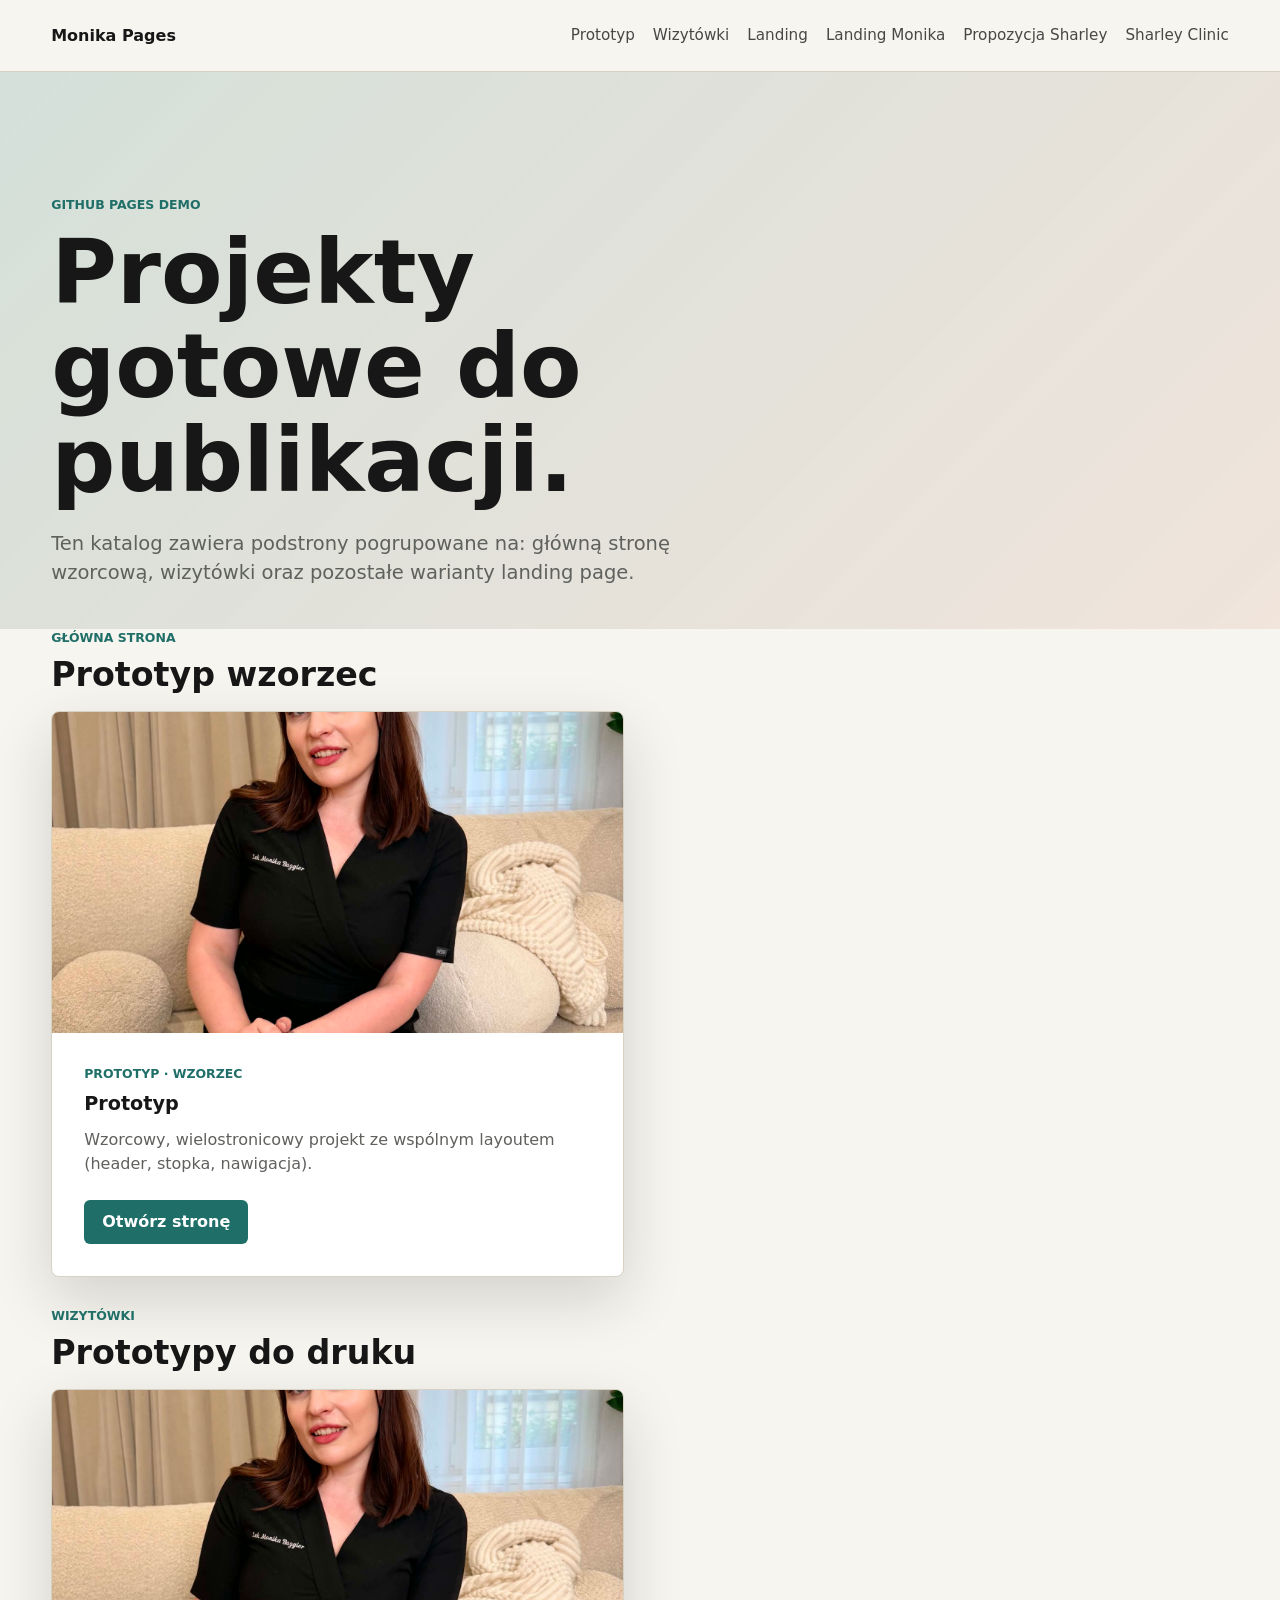
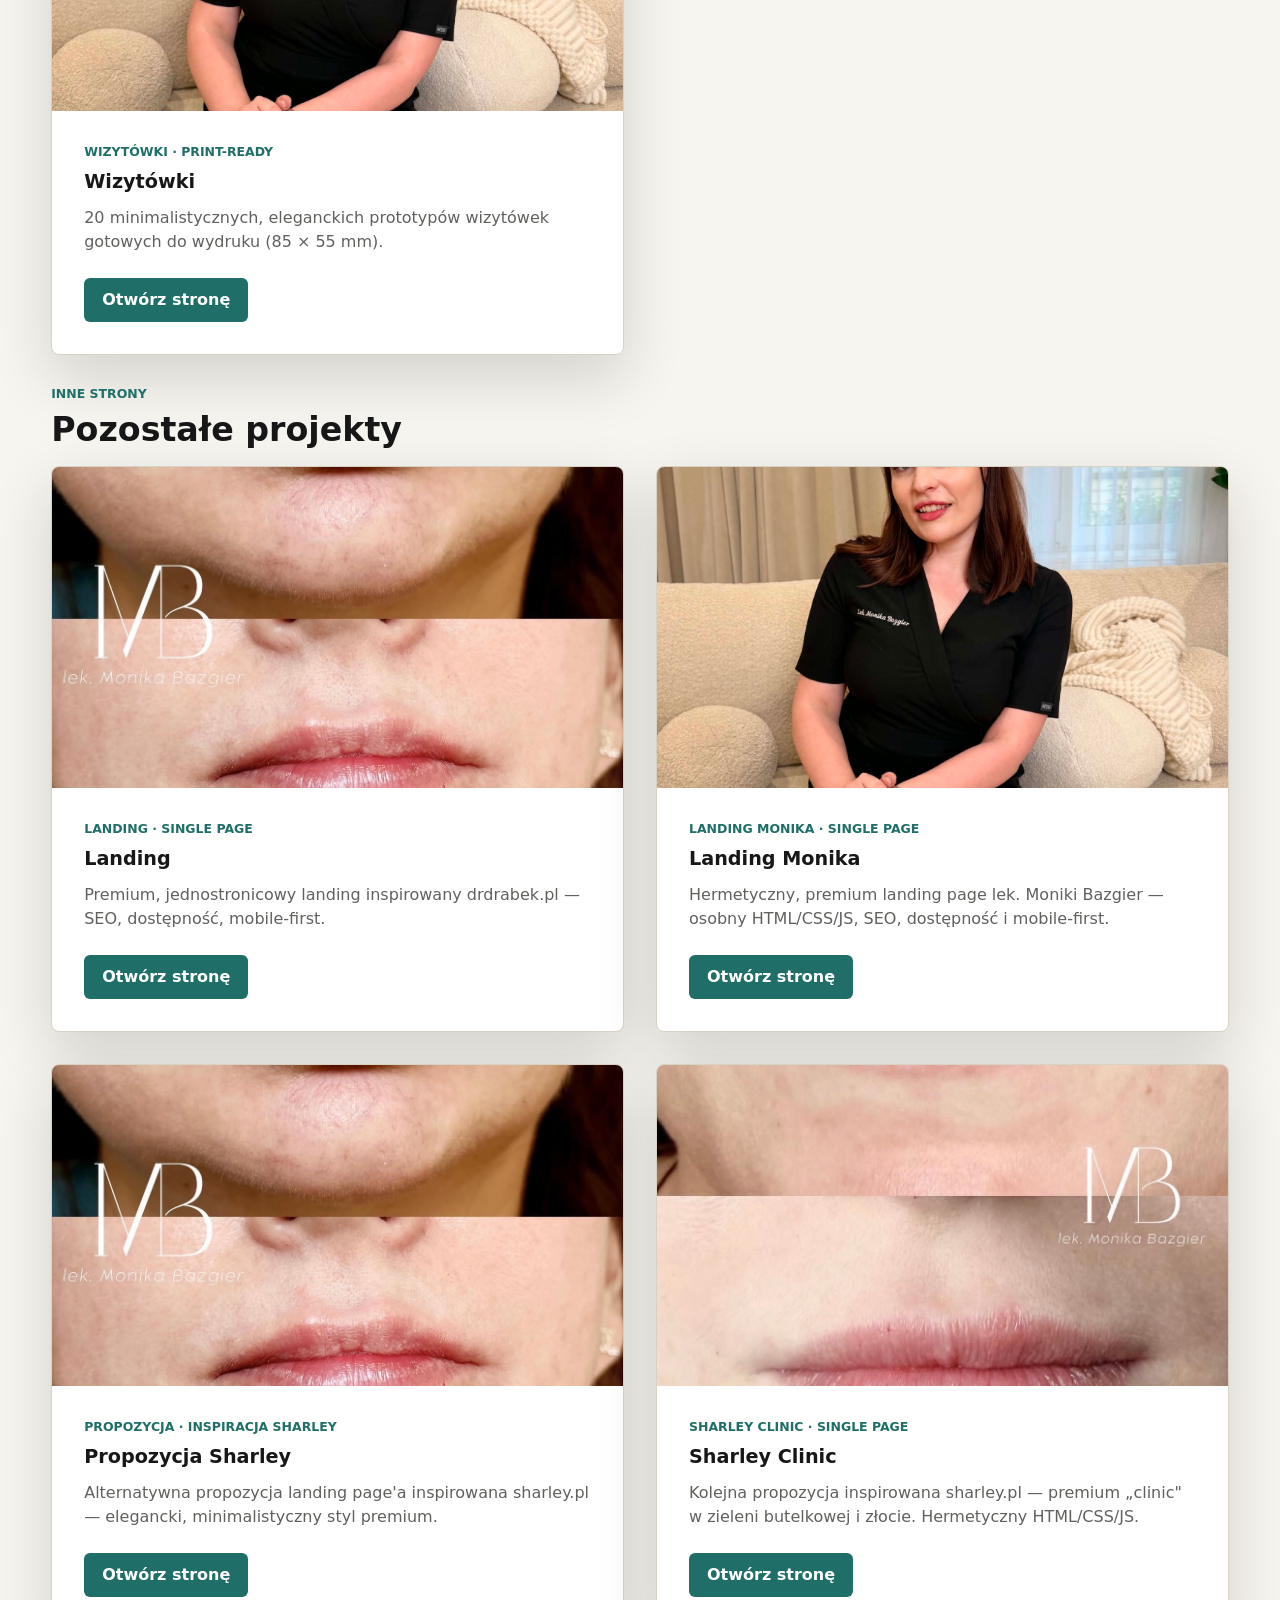
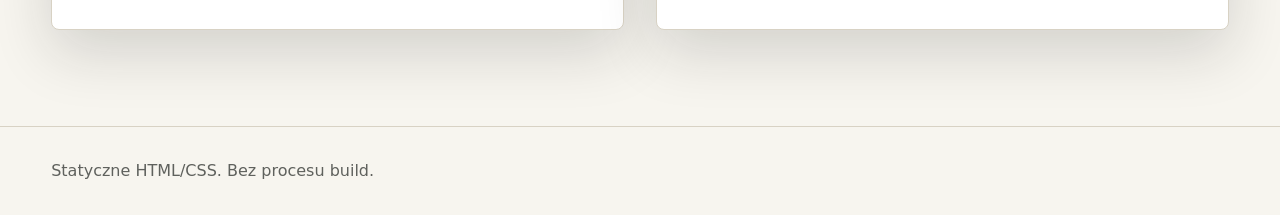
<file: index.html>
<!doctype html>
<html lang="pl">
  <head>
    <meta charset="utf-8" />
    <meta name="viewport" content="width=device-width, initial-scale=1" />
    <title>Przykładowe strony GitHub Pages</title>
    <meta
      name="description"
      content="Statyczna strona startowa z linkami do przykładowych podstron usługowych."
    />
    <link rel="stylesheet" href="styles.css" />
  </head>
  <body>
    <header class="site-header">
      <a class="brand" href="./">Monika Pages</a>
      <nav class="top-nav" aria-label="Główna nawigacja">
        <a href="prototype/">Prototyp</a>
        <a href="wizytowki/">Wizytówki</a>
        <a href="landing/">Landing</a>
        <a href="landing-monika/">Landing Monika</a>
        <a href="landing-sharley-propozycja/">Propozycja Sharley</a>
        <a href="landing-sharley-clinic/">Sharley Clinic</a>
      </nav>
    </header>

    <main>
      <section class="home-hero">
        <div class="home-hero__content">
          <p class="eyebrow">GitHub Pages demo</p>
          <h1>Projekty gotowe do publikacji.</h1>
          <p>
            Ten katalog zawiera podstrony pogrupowane na: główną stronę
            wzorcową, wizytówki oraz pozostałe warianty landing page.
          </p>
        </div>
      </section>

      <div class="page-groups">
        <section class="page-group" aria-labelledby="group-main">
          <div class="group-head">
            <p class="eyebrow">Główna strona</p>
            <h2 id="group-main">Prototyp wzorzec</h2>
          </div>
          <div class="page-grid" aria-label="Główna strona">
            <article class="topic-card">
              <img
                src="prototype/assets/about-photo.JPG"
                alt="Monika Bazgier — prototyp strony medycyny estetycznej"
              />
              <div class="topic-card__body">
                <p class="eyebrow">Prototyp · wzorzec</p>
                <h3>Prototyp</h3>
                <p>
                  Wzorcowy, wielostronicowy projekt ze wspólnym layoutem
                  (header, stopka, nawigacja).
                </p>
                <a class="text-link" href="prototype/">Otwórz stronę</a>
              </div>
            </article>
          </div>
        </section>

        <section class="page-group" aria-labelledby="group-cards">
          <div class="group-head">
            <p class="eyebrow">Wizytówki</p>
            <h2 id="group-cards">Prototypy do druku</h2>
          </div>
          <div class="page-grid" aria-label="Wizytówki">
            <article class="topic-card">
              <img
                src="prototype/assets/about-photo.JPG"
                alt="20 prototypów wizytówek Monika Bazgier — medycyna estetyczna"
              />
              <div class="topic-card__body">
                <p class="eyebrow">Wizytówki · print-ready</p>
                <h3>Wizytówki</h3>
                <p>
                  20 minimalistycznych, eleganckich prototypów wizytówek
                  gotowych do wydruku (85 × 55 mm).
                </p>
                <a class="text-link" href="wizytowki/">Otwórz stronę</a>
              </div>
            </article>
          </div>
        </section>

        <section class="page-group" aria-labelledby="group-other">
          <div class="group-head">
            <p class="eyebrow">Inne strony</p>
            <h2 id="group-other">Pozostałe projekty</h2>
          </div>
          <div class="page-grid" aria-label="Inne strony">
            <article class="topic-card">
              <img
                src="landing/assets/1.jpg"
                alt="Landing page lekarza medycyny estetycznej"
              />
              <div class="topic-card__body">
                <p class="eyebrow">Landing · single page</p>
                <h3>Landing</h3>
                <p>
                  Premium, jednostronicowy landing inspirowany drdrabek.pl —
                  SEO, dostępność, mobile-first.
                </p>
                <a class="text-link" href="landing/">Otwórz stronę</a>
              </div>
            </article>

            <article class="topic-card">
              <img
                src="landing-monika/assets/img/about-photo.JPG"
                alt="lek. Monika Bazgier — premium landing page medycyny estetycznej"
              />
              <div class="topic-card__body">
                <p class="eyebrow">Landing Monika · single page</p>
                <h3>Landing Monika</h3>
                <p>
                  Hermetyczny, premium landing page lek. Moniki Bazgier — osobny
                  HTML/CSS/JS, SEO, dostępność i mobile-first.
                </p>
                <a class="text-link" href="landing-monika/">Otwórz stronę</a>
              </div>
            </article>

            <article class="topic-card">
              <img
                src="landing-sharley-propozycja/assets/1.jpg"
                alt="Propozycja landing page inspirowana sharley.pl"
              />
              <div class="topic-card__body">
                <p class="eyebrow">Propozycja · inspiracja Sharley</p>
                <h3>Propozycja Sharley</h3>
                <p>
                  Alternatywna propozycja landing page'a inspirowana sharley.pl
                  — elegancki, minimalistyczny styl premium.
                </p>
                <a class="text-link" href="landing-sharley-propozycja/"
                  >Otwórz stronę</a
                >
              </div>
            </article>

            <article class="topic-card">
              <img
                src="landing-sharley-clinic/assets/2.jpg"
                alt="Landing page klinika medycyny estetycznej inspirowana sharley.pl"
              />
              <div class="topic-card__body">
                <p class="eyebrow">Sharley Clinic · single page</p>
                <h3>Sharley Clinic</h3>
                <p>
                  Kolejna propozycja inspirowana sharley.pl — premium „clinic" w
                  zieleni butelkowej i złocie. Hermetyczny HTML/CSS/JS.
                </p>
                <a class="text-link" href="landing-sharley-clinic/"
                  >Otwórz stronę</a
                >
              </div>
            </article>
          </div>
        </section>
      </div>
    </main>

    <footer class="site-footer">
      <p>Statyczne HTML/CSS. Bez procesu build.</p>
    </footer>
  </body>
</html>
</file>
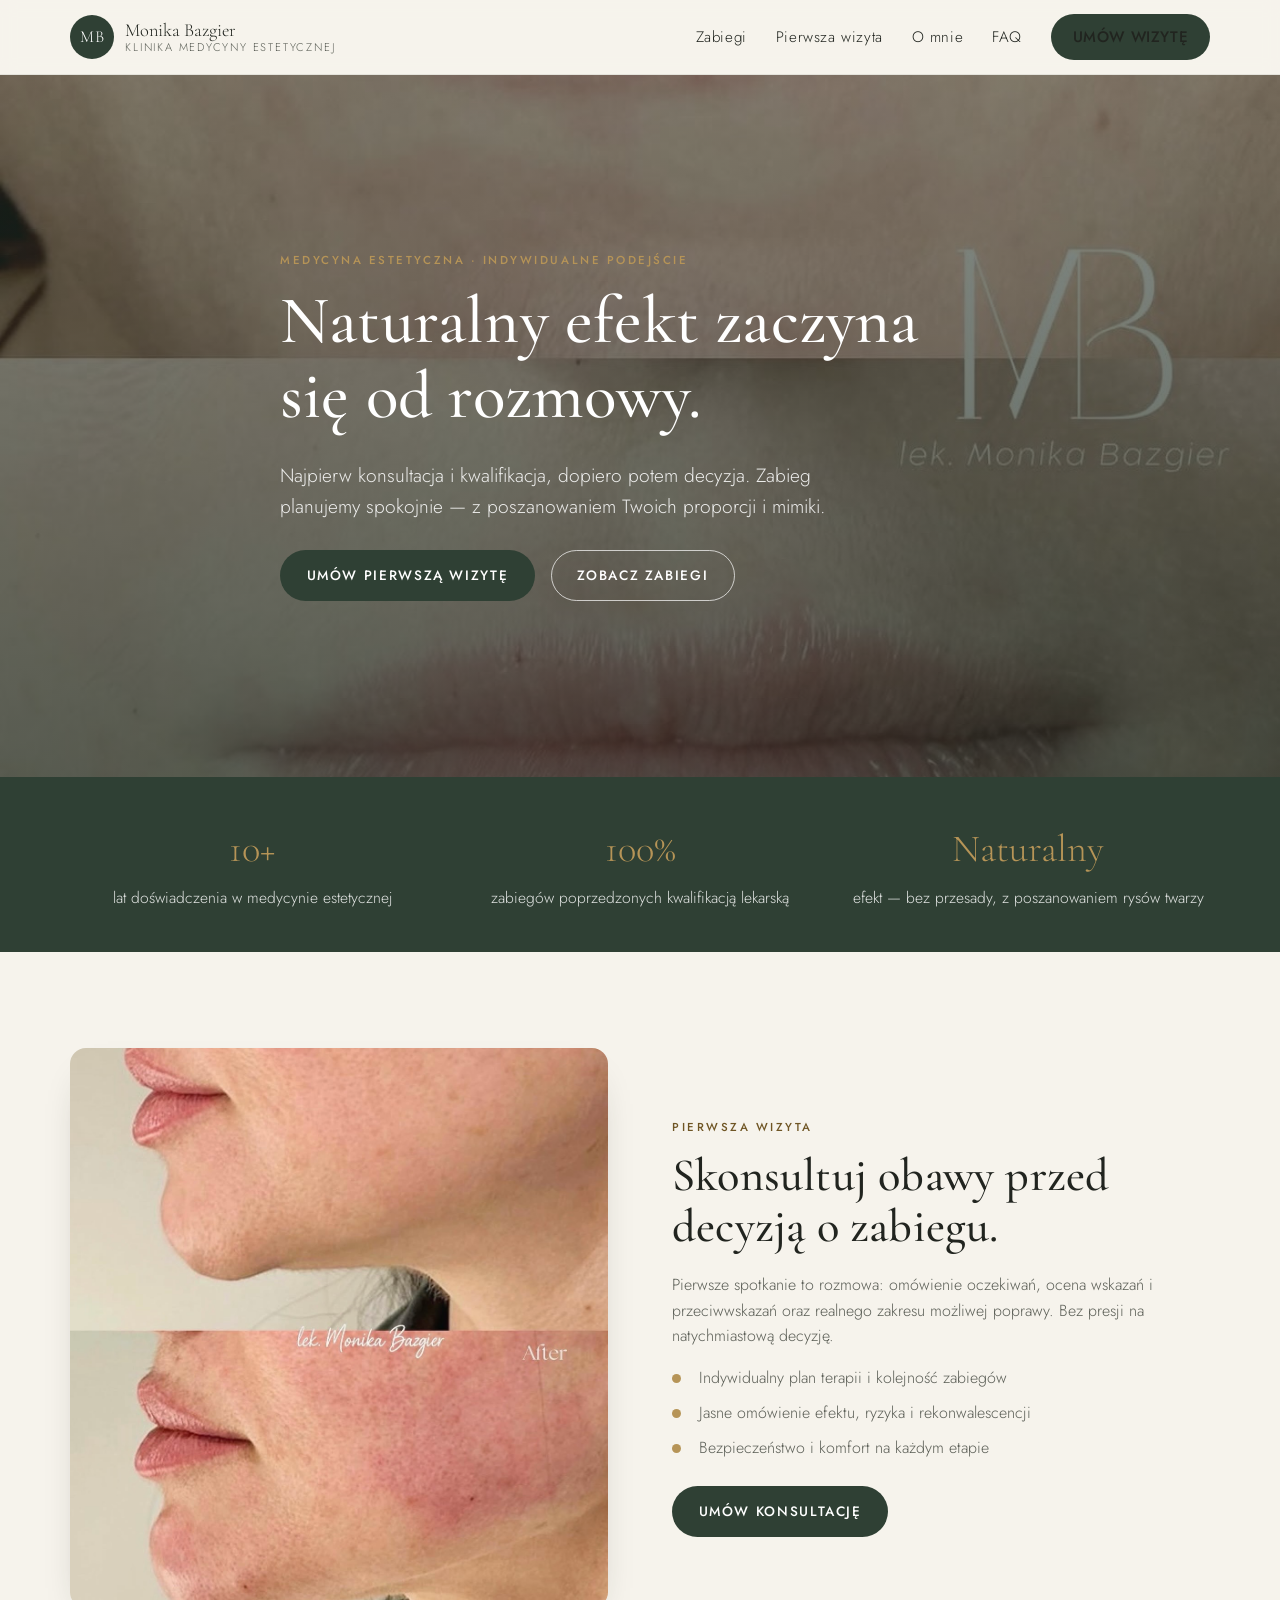
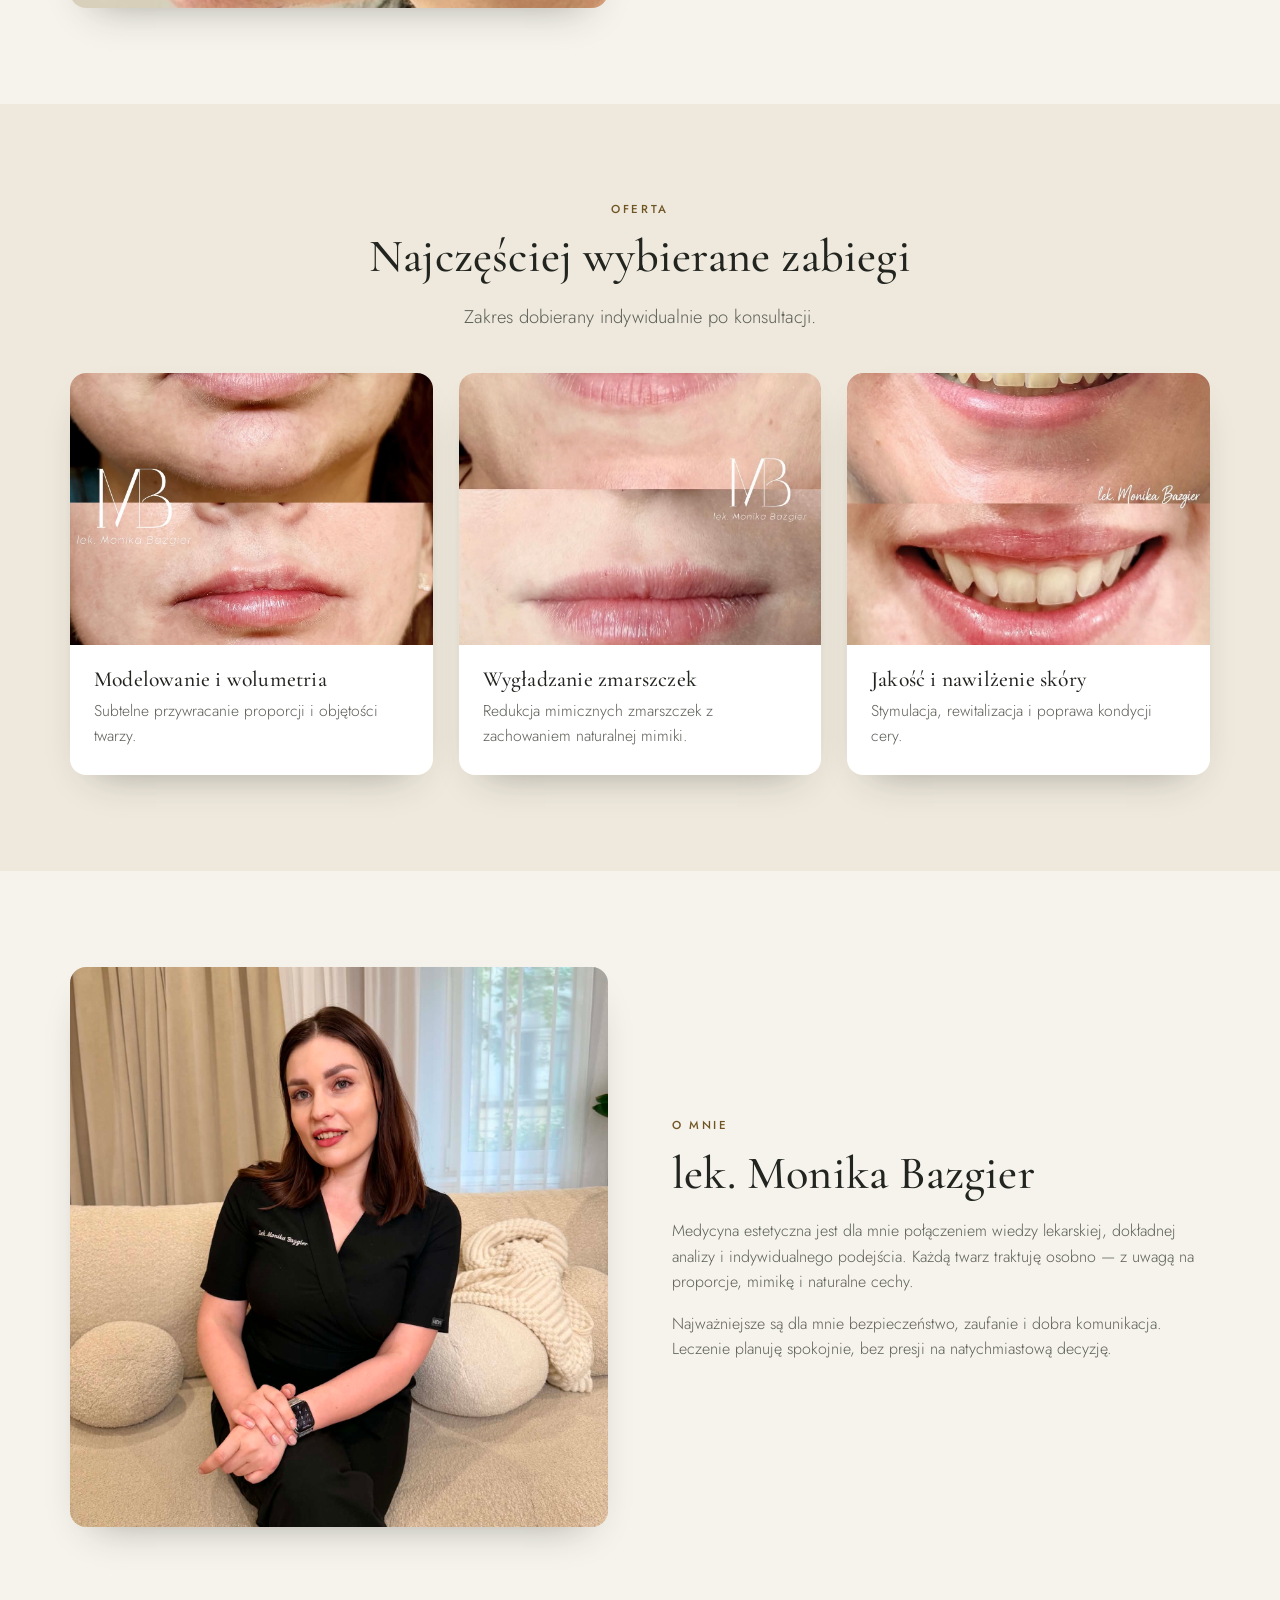
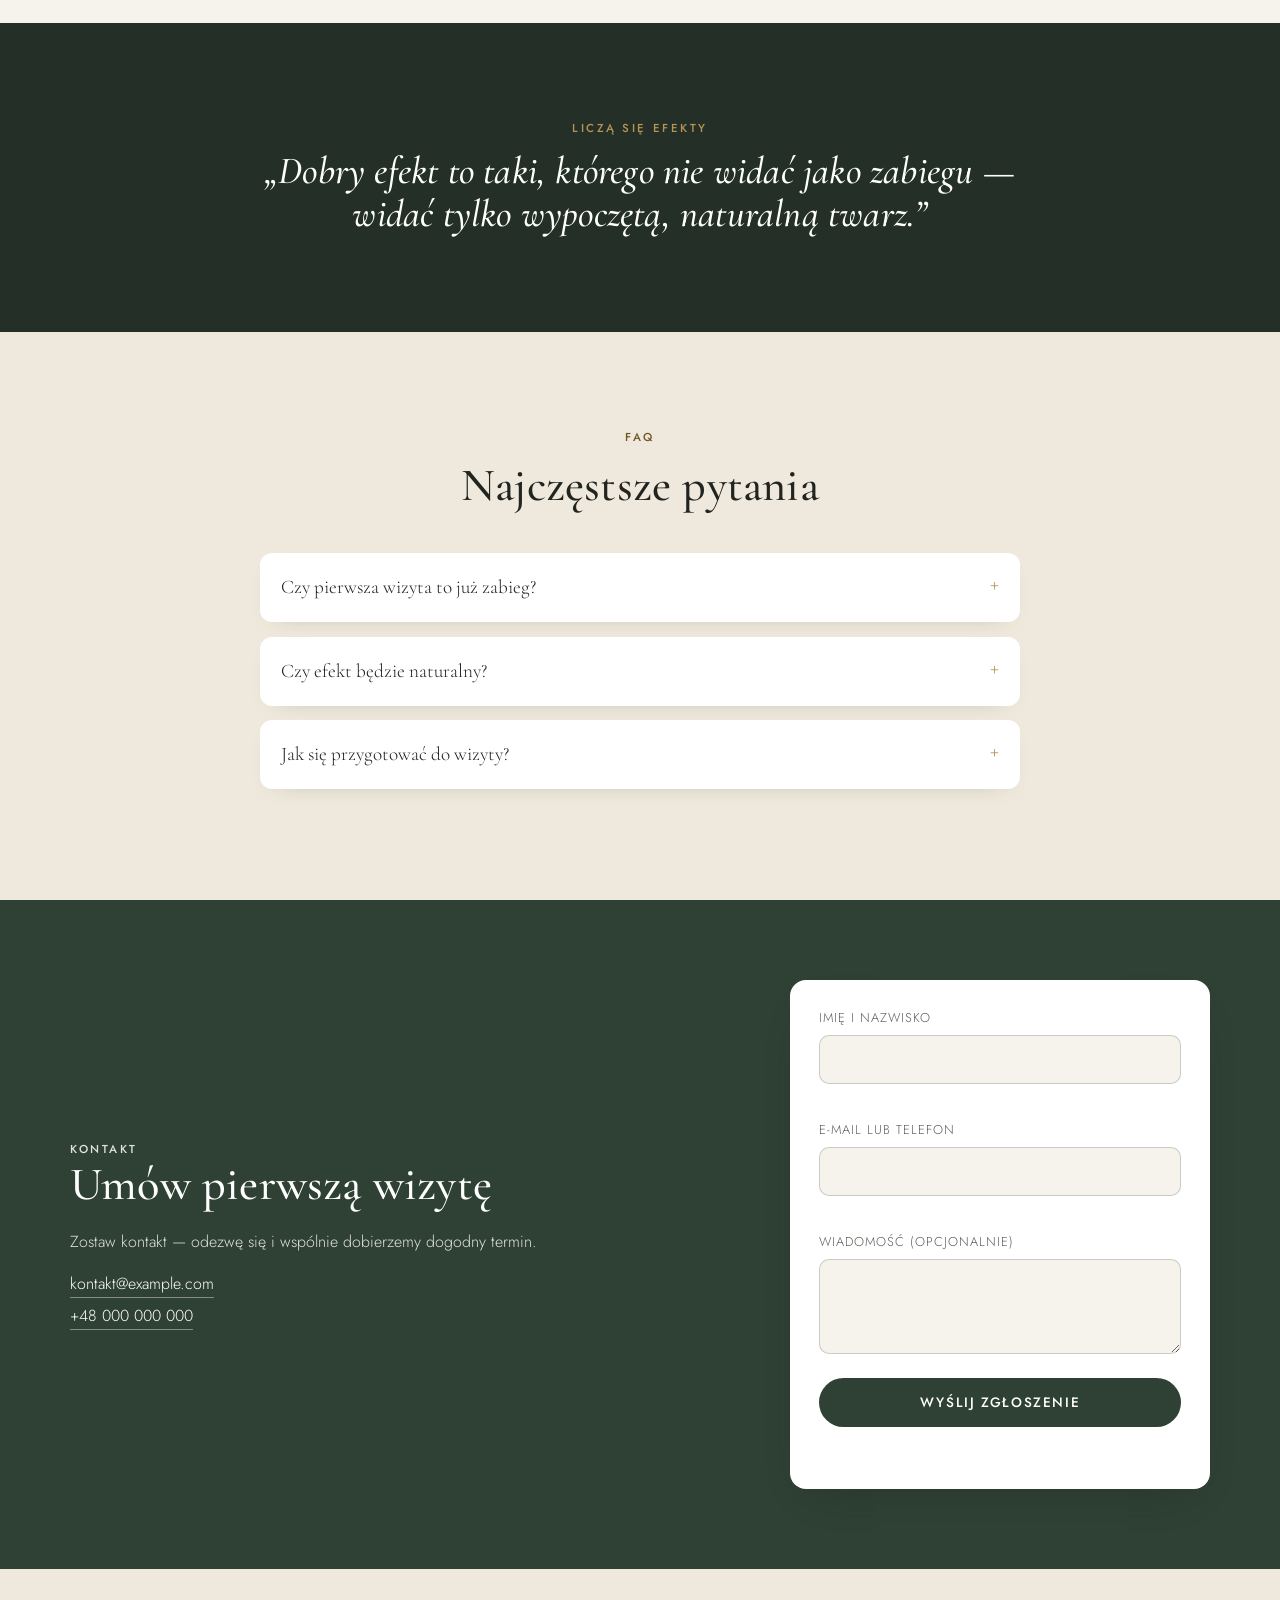
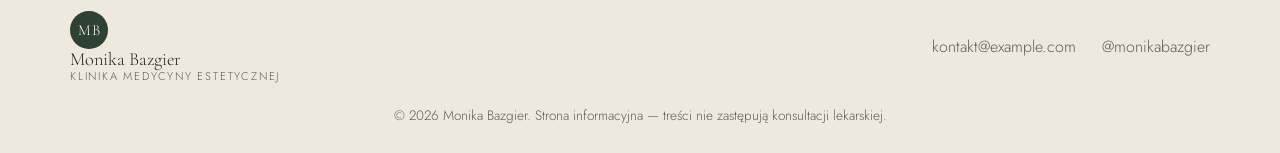
<file: landing-sharley-clinic/index.html>
<!doctype html>
<html lang="pl">
  <head>
    <meta charset="utf-8" />
    <meta name="viewport" content="width=device-width, initial-scale=1" />
    <title>lek. Monika Bazgier | Klinika medycyny estetycznej</title>
    <meta
      name="description"
      content="Klinika medycyny estetycznej lek. Moniki Bazgier. Konsultacja przed decyzją, naturalny efekt i bezpieczeństwo. Umów pierwszą wizytę."
    />
    <meta name="robots" content="index,follow" />
    <meta name="theme-color" content="#2f4034" />
    <link rel="canonical" href="https://example.com/landing-sharley-clinic/" />
    <link rel="icon" type="image/svg+xml" href="assets/favicon.svg" />
    <meta property="og:type" content="website" />
    <meta property="og:title" content="lek. Monika Bazgier | Klinika medycyny estetycznej" />
    <meta property="og:site_name" content="lek. Monika Bazgier — Klinika medycyny estetycznej" />
    <meta property="og:url" content="https://example.com/landing-sharley-clinic/" />
    <meta property="og:locale" content="pl_PL" />
    <meta
      property="og:description"
      content="Konsultacja przed decyzją, naturalny efekt i bezpieczeństwo. Umów pierwszą wizytę."
    />
    <meta property="og:image" content="https://example.com/landing-sharley-clinic/assets/about-photo.JPG" />
    <meta property="og:image:alt" content="lek. Monika Bazgier — lekarz medycyny estetycznej" />
    <meta name="twitter:card" content="summary_large_image" />

    <link rel="preconnect" href="https://fonts.googleapis.com" />
    <link rel="preconnect" href="https://fonts.gstatic.com" crossorigin />
    <link rel="preload" as="image" href="assets/2.jpg" fetchpriority="high" />
    <link
      href="https://fonts.googleapis.com/css2?family=Cormorant+Garamond:ital,wght@0,400;0,500;0,600;1,400&family=Jost:wght@300;400;500&display=swap"
      rel="stylesheet"
    />
    <link rel="stylesheet" href="css/styles.css" />

    <script type="application/ld+json">
      {
        "@context": "https://schema.org",
        "@type": "MedicalBusiness",
        "name": "lek. Monika Bazgier — Klinika medycyny estetycznej",
        "description": "Klinika medycyny estetycznej. Konsultacja przed decyzją, naturalny efekt i bezpieczeństwo.",
        "medicalSpecialty": "PlasticSurgery",
        "priceRange": "$$",
        "image": "https://example.com/landing-sharley-clinic/assets/about-photo.JPG",
        "url": "https://example.com/landing-sharley-clinic/",
        "email": "kontakt@example.com",
        "telephone": "+48000000000",
        "address": {
          "@type": "PostalAddress",
          "addressCountry": "PL"
        }
      }
    </script>
  </head>
  <body>
    <a class="skip-link" href="#main">Przejdź do treści</a>

    <header class="site-header" data-header>
      <div class="site-header__inner container">
        <a class="brand" href="#top" aria-label="lek. Monika Bazgier — strona główna">
          <span class="brand__mark" aria-hidden="true">MB</span>
          <span class="brand__lockup">
            <span class="brand__name">Monika Bazgier</span>
            <span class="brand__meta">Klinika medycyny estetycznej</span>
          </span>
        </a>

        <button
          class="nav-toggle"
          type="button"
          aria-label="Otwórz menu"
          aria-expanded="false"
          aria-controls="site-nav"
          data-menu-button
        >
          <span aria-hidden="true"></span>
          <span aria-hidden="true"></span>
          <span aria-hidden="true"></span>
        </button>

        <nav class="site-nav" id="site-nav" aria-label="Nawigacja główna" data-nav>
          <a href="#oferta" data-navlink>Zabiegi</a>
          <a href="#wizyta" data-navlink>Pierwsza wizyta</a>
          <a href="#o-mnie" data-navlink>O mnie</a>
          <a href="#faq" data-navlink>FAQ</a>
          <a class="btn btn--solid nav__cta" href="#kontakt" data-navlink>Umów wizytę</a>
        </nav>
      </div>
    </header>

    <main id="main">
      <section class="hero" id="top" aria-labelledby="hero-title">
        <div class="hero__media" aria-hidden="true"></div>
        <div class="hero__inner container">
          <p class="kicker kicker--light">Medycyna estetyczna · Indywidualne podejście</p>
          <h1 id="hero-title">Naturalny efekt zaczyna się od rozmowy.</h1>
          <p class="hero__lead">
            Najpierw konsultacja i kwalifikacja, dopiero potem decyzja. Zabieg
            planujemy spokojnie — z poszanowaniem Twoich proporcji i mimiki.
          </p>
          <div class="hero__actions">
            <a class="btn btn--solid" href="#kontakt">Umów pierwszą wizytę</a>
            <a class="btn btn--ghost" href="#oferta">Zobacz zabiegi</a>
          </div>
        </div>
      </section>

      <section class="trust" aria-label="Dlaczego warto">
        <div class="container trust__grid">
          <div class="trust__item">
            <span class="trust__num">10+</span>
            <p>lat doświadczenia w medycynie estetycznej</p>
          </div>
          <div class="trust__item">
            <span class="trust__num">100%</span>
            <p>zabiegów poprzedzonych kwalifikacją lekarską</p>
          </div>
          <div class="trust__item">
            <span class="trust__num">Naturalny</span>
            <p>efekt — bez przesady, z poszanowaniem rysów twarzy</p>
          </div>
        </div>
      </section>

      <section class="band" id="wizyta" aria-labelledby="wizyta-title" data-reveal>
        <div class="container split">
          <div class="split__media">
            <img
              src="assets/3.jpg"
              alt="Gabinet medycyny estetycznej — pierwsza wizyta"
              width="1200"
              height="1500"
              loading="lazy"
            />
          </div>
          <div class="split__body">
            <p class="kicker">Pierwsza wizyta</p>
            <h2 id="wizyta-title">Skonsultuj obawy przed decyzją o zabiegu.</h2>
            <p>
              Pierwsze spotkanie to rozmowa: omówienie oczekiwań, ocena wskazań
              i przeciwwskazań oraz realnego zakresu możliwej poprawy. Bez presji
              na natychmiastową decyzję.
            </p>
            <ul class="ticks">
              <li>Indywidualny plan terapii i kolejność zabiegów</li>
              <li>Jasne omówienie efektu, ryzyka i rekonwalescencji</li>
              <li>Bezpieczeństwo i komfort na każdym etapie</li>
            </ul>
            <a class="btn btn--solid" href="#kontakt">Umów konsultację</a>
          </div>
        </div>
      </section>

      <section class="band band--cream" id="oferta" aria-labelledby="oferta-title" data-reveal>
        <div class="container">
          <div class="section-head">
            <p class="kicker">Oferta</p>
            <h2 id="oferta-title">Najczęściej wybierane zabiegi</h2>
            <p class="lead">Zakres dobierany indywidualnie po konsultacji.</p>
          </div>
          <div class="offer-grid">
            <article class="offer-card">
              <div class="offer-card__media">
                <img src="assets/1.jpg" alt="Zabieg modelujący rysy twarzy" loading="lazy" />
              </div>
              <div class="offer-card__body">
                <h3>Modelowanie i wolumetria</h3>
                <p>Subtelne przywracanie proporcji i objętości twarzy.</p>
              </div>
            </article>
            <article class="offer-card">
              <div class="offer-card__media">
                <img src="assets/2.jpg" alt="Zabieg wygładzający skórę" loading="lazy" />
              </div>
              <div class="offer-card__body">
                <h3>Wygładzanie zmarszczek</h3>
                <p>Redukcja mimicznych zmarszczek z zachowaniem naturalnej mimiki.</p>
              </div>
            </article>
            <article class="offer-card">
              <div class="offer-card__media">
                <img src="assets/4.jpg" alt="Zabieg poprawiający jakość skóry" loading="lazy" />
              </div>
              <div class="offer-card__body">
                <h3>Jakość i nawilżenie skóry</h3>
                <p>Stymulacja, rewitalizacja i poprawa kondycji cery.</p>
              </div>
            </article>
          </div>
        </div>
      </section>

      <section class="band" id="o-mnie" aria-labelledby="about-title" data-reveal>
        <div class="container split split--reverse">
          <div class="split__media">
            <img
              src="assets/about-photo.JPG"
              alt="lek. Monika Bazgier — lekarz medycyny estetycznej"
              width="1536"
              height="2048"
              loading="lazy"
            />
          </div>
          <div class="split__body">
            <p class="kicker">O mnie</p>
            <h2 id="about-title">lek. Monika Bazgier</h2>
            <p>
              Medycyna estetyczna jest dla mnie połączeniem wiedzy lekarskiej,
              dokładnej analizy i indywidualnego podejścia. Każdą twarz traktuję
              osobno — z uwagą na proporcje, mimikę i naturalne cechy.
            </p>
            <p>
              Najważniejsze są dla mnie bezpieczeństwo, zaufanie i dobra
              komunikacja. Leczenie planuję spokojnie, bez presji na
              natychmiastową decyzję.
            </p>
          </div>
        </div>
      </section>

      <section class="quote" aria-label="Liczą się efekty">
        <div class="container">
          <p class="kicker kicker--light">Liczą się efekty</p>
          <blockquote>
            „Dobry efekt to taki, którego nie widać jako zabiegu — widać tylko
            wypoczętą, naturalną twarz.”
          </blockquote>
        </div>
      </section>

      <section class="band band--cream" id="faq" aria-labelledby="faq-title" data-reveal>
        <div class="container container--narrow">
          <div class="section-head">
            <p class="kicker">FAQ</p>
            <h2 id="faq-title">Najczęstsze pytania</h2>
          </div>
          <div class="faq">
            <details>
              <summary>Czy pierwsza wizyta to już zabieg?</summary>
              <p>Nie. Pierwsza wizyta to konsultacja i kwalifikacja — decyzję o zabiegu podejmujemy wspólnie później.</p>
            </details>
            <details>
              <summary>Czy efekt będzie naturalny?</summary>
              <p>Tak. Pracuję subtelnie, z poszanowaniem mimiki i proporcji, aby efekt był zauważalny, ale nie sztuczny.</p>
            </details>
            <details>
              <summary>Jak się przygotować do wizyty?</summary>
              <p>Wystarczy przyjść bez makijażu w okolicy planowanego obszaru i z listą pytań oraz przyjmowanych leków.</p>
            </details>
          </div>
        </div>
      </section>

      <section class="cta" id="kontakt" aria-labelledby="cta-title" data-reveal>
        <div class="container cta__inner">
          <div class="cta__text">
            <p class="kicker kicker--light">Kontakt</p>
            <h2 id="cta-title">Umów pierwszą wizytę</h2>
            <p>Zostaw kontakt — odezwę się i wspólnie dobierzemy dogodny termin.</p>
            <ul class="cta__links">
              <li><a href="mailto:kontakt@example.com">kontakt@example.com</a></li>
              <li><a href="tel:+48000000000">+48 000 000 000</a></li>
            </ul>
          </div>

          <form class="contact-form" novalidate data-form aria-labelledby="cta-title">
            <div class="field">
              <label for="cf-name">Imię i nazwisko</label>
              <input id="cf-name" name="name" type="text" autocomplete="name" required />
              <span class="field__error" data-error></span>
            </div>
            <div class="field">
              <label for="cf-contact">E-mail lub telefon</label>
              <input id="cf-contact" name="contact" type="text" autocomplete="on" required />
              <span class="field__error" data-error></span>
            </div>
            <div class="field">
              <label for="cf-msg">Wiadomość (opcjonalnie)</label>
              <textarea id="cf-msg" name="message" rows="3"></textarea>
            </div>
            <button class="btn btn--solid" type="submit">Wyślij zgłoszenie</button>
            <p class="form-status" role="status" aria-live="polite" data-status></p>
          </form>
        </div>
      </section>
    </main>

    <footer class="site-footer">
      <div class="site-footer__inner container">
        <div class="site-footer__brand">
          <span class="brand__mark brand__mark--sm" aria-hidden="true">MB</span>
          <span class="brand__lockup">
            <span class="brand__name">Monika Bazgier</span>
            <span class="brand__meta">Klinika medycyny estetycznej</span>
          </span>
        </div>
        <div class="site-footer__contact">
          <a href="mailto:kontakt@example.com">kontakt@example.com</a>
          <a href="https://instagram.com/" rel="noopener noreferrer" target="_blank">@monikabazgier</a>
        </div>
      </div>
      <p class="site-footer__copy">
        &copy; <span data-current-year>2026</span> Monika Bazgier. Strona
        informacyjna — treści nie zastępują konsultacji lekarskiej.
      </p>
    </footer>

    <script src="js/app.js" defer></script>
  </body>
</html>
</file>
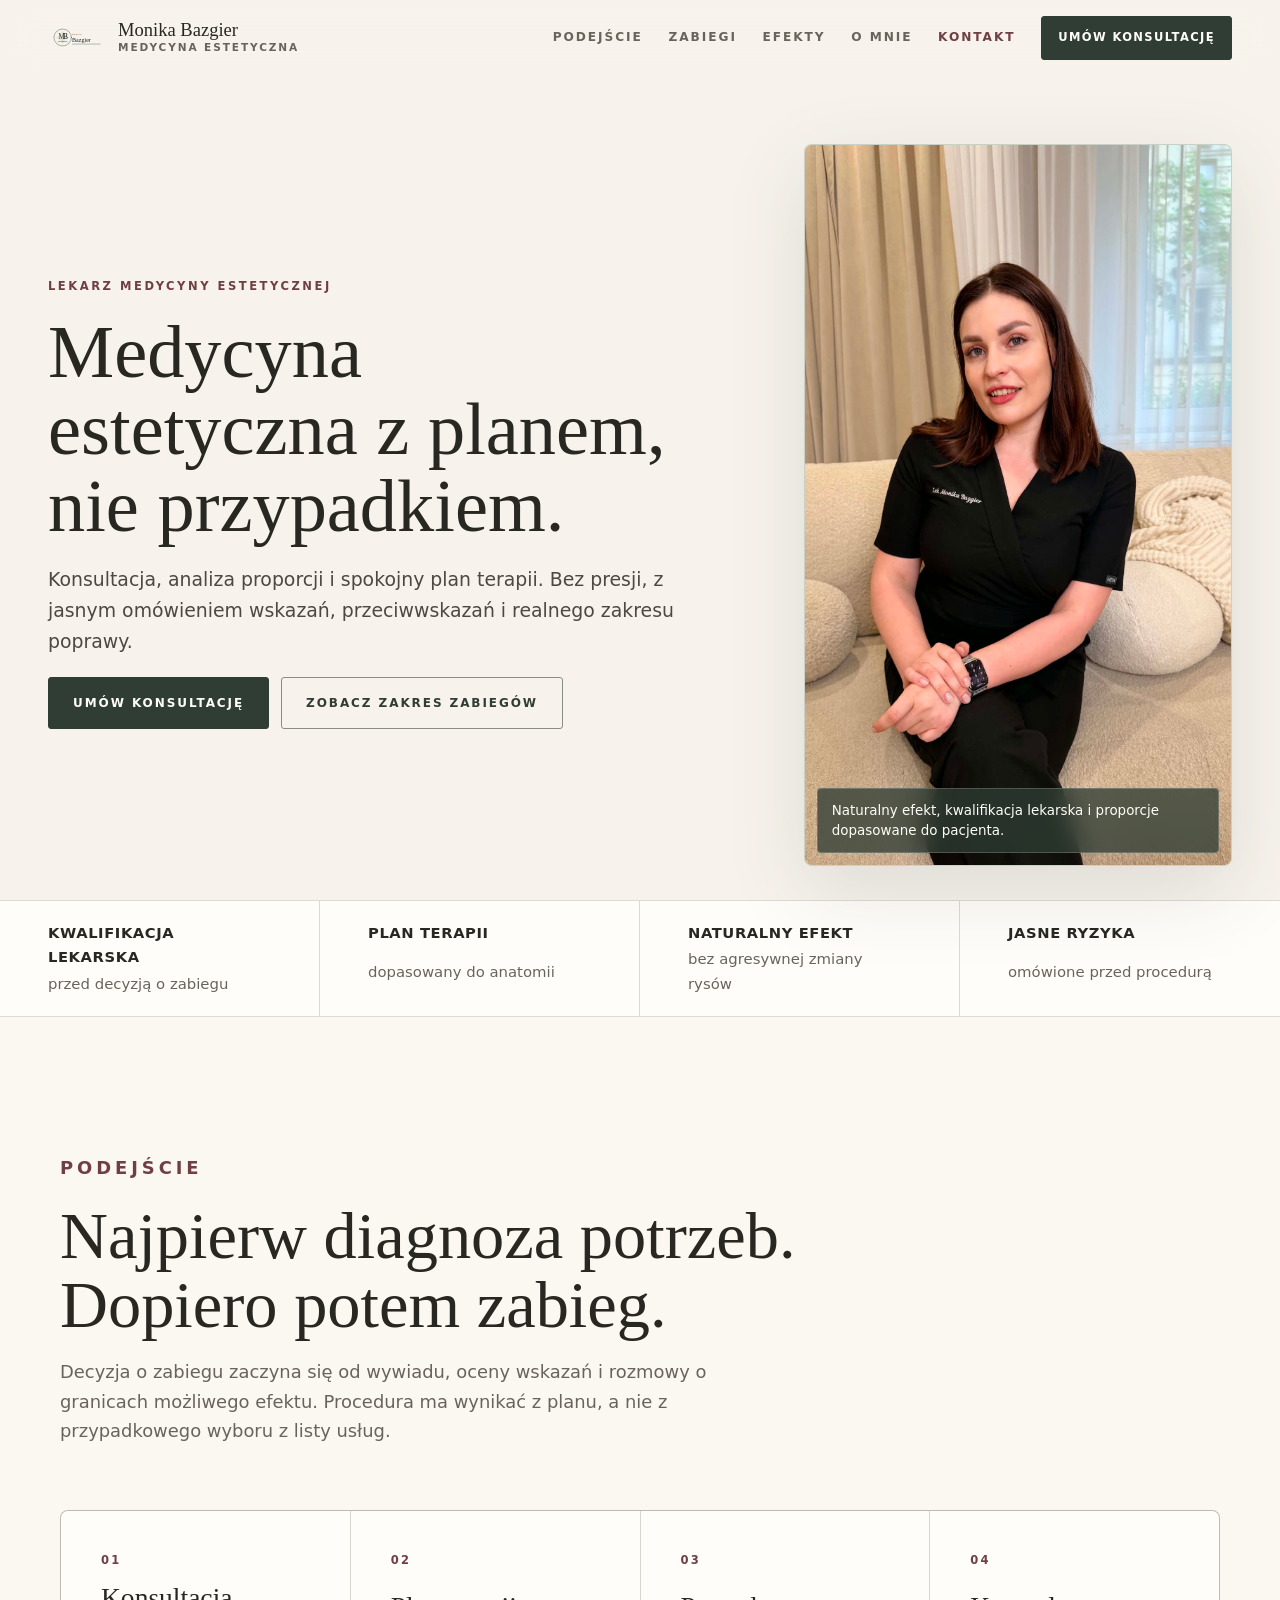
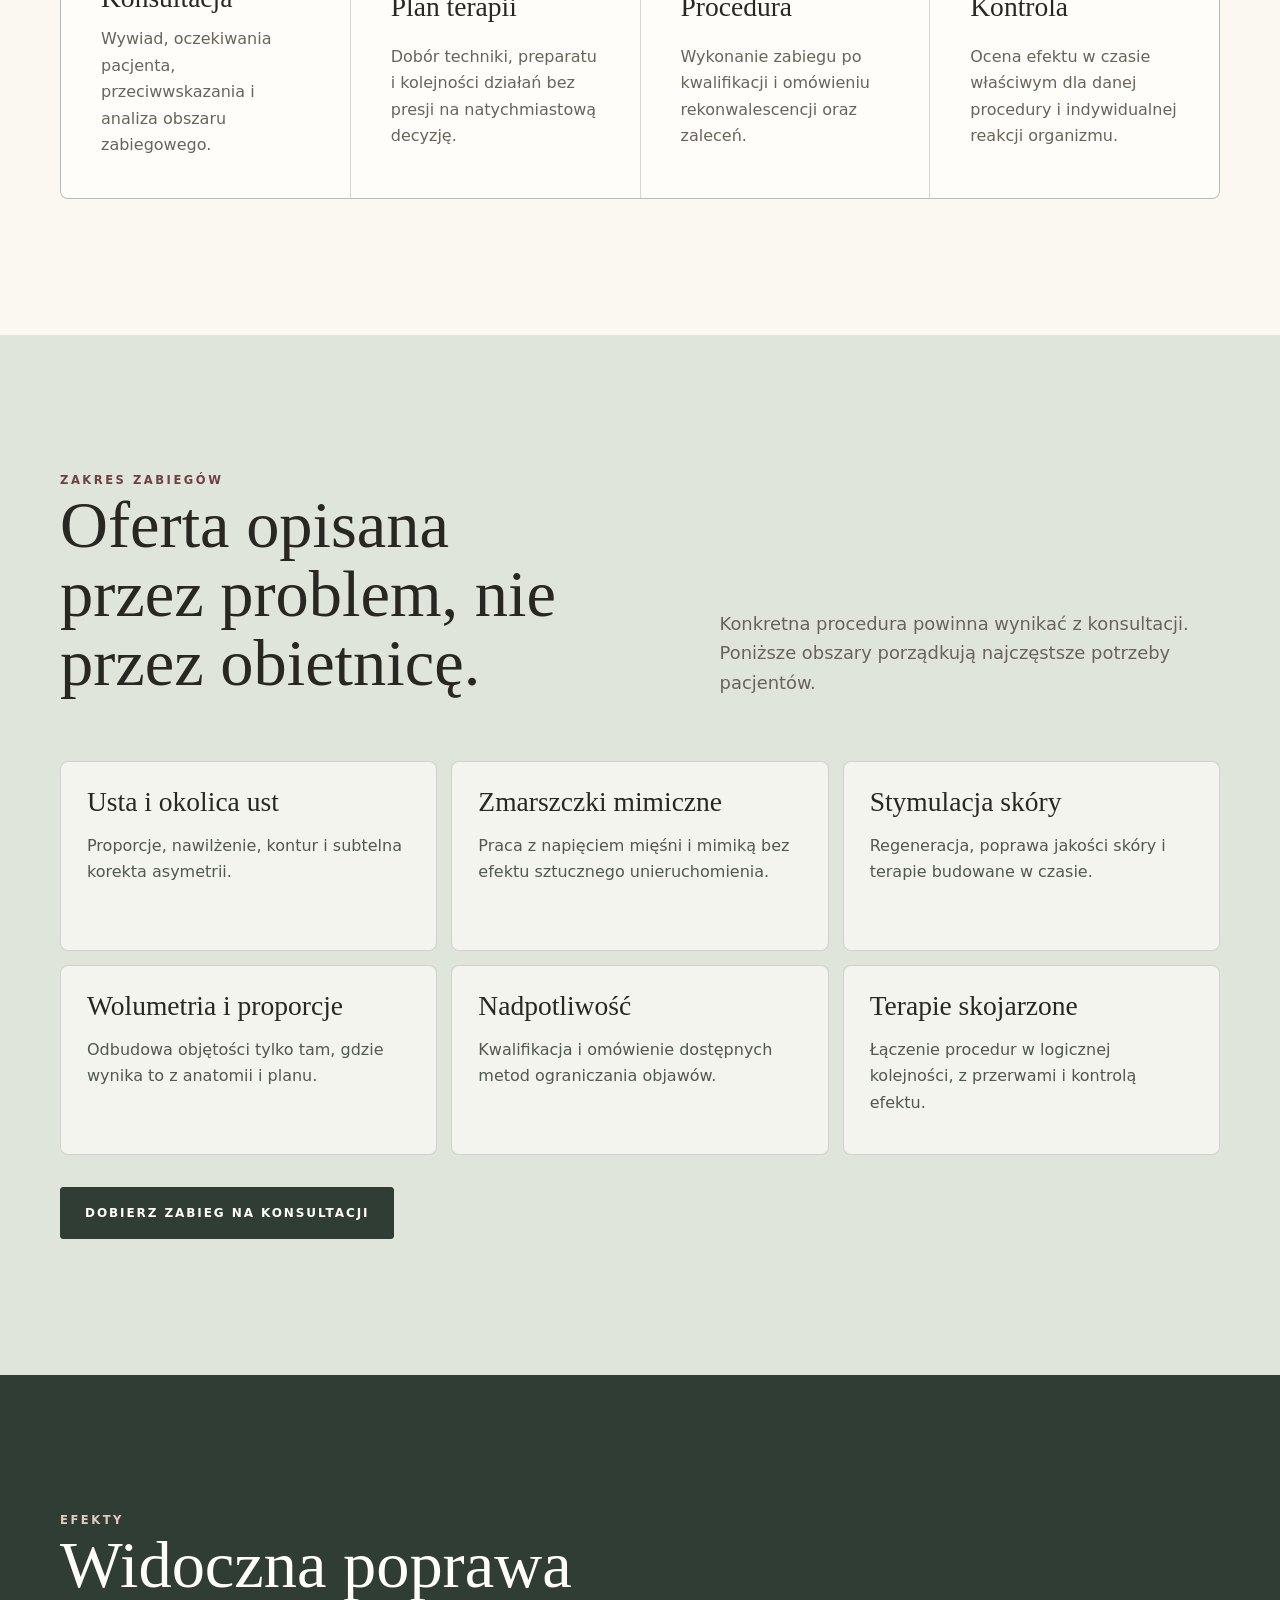
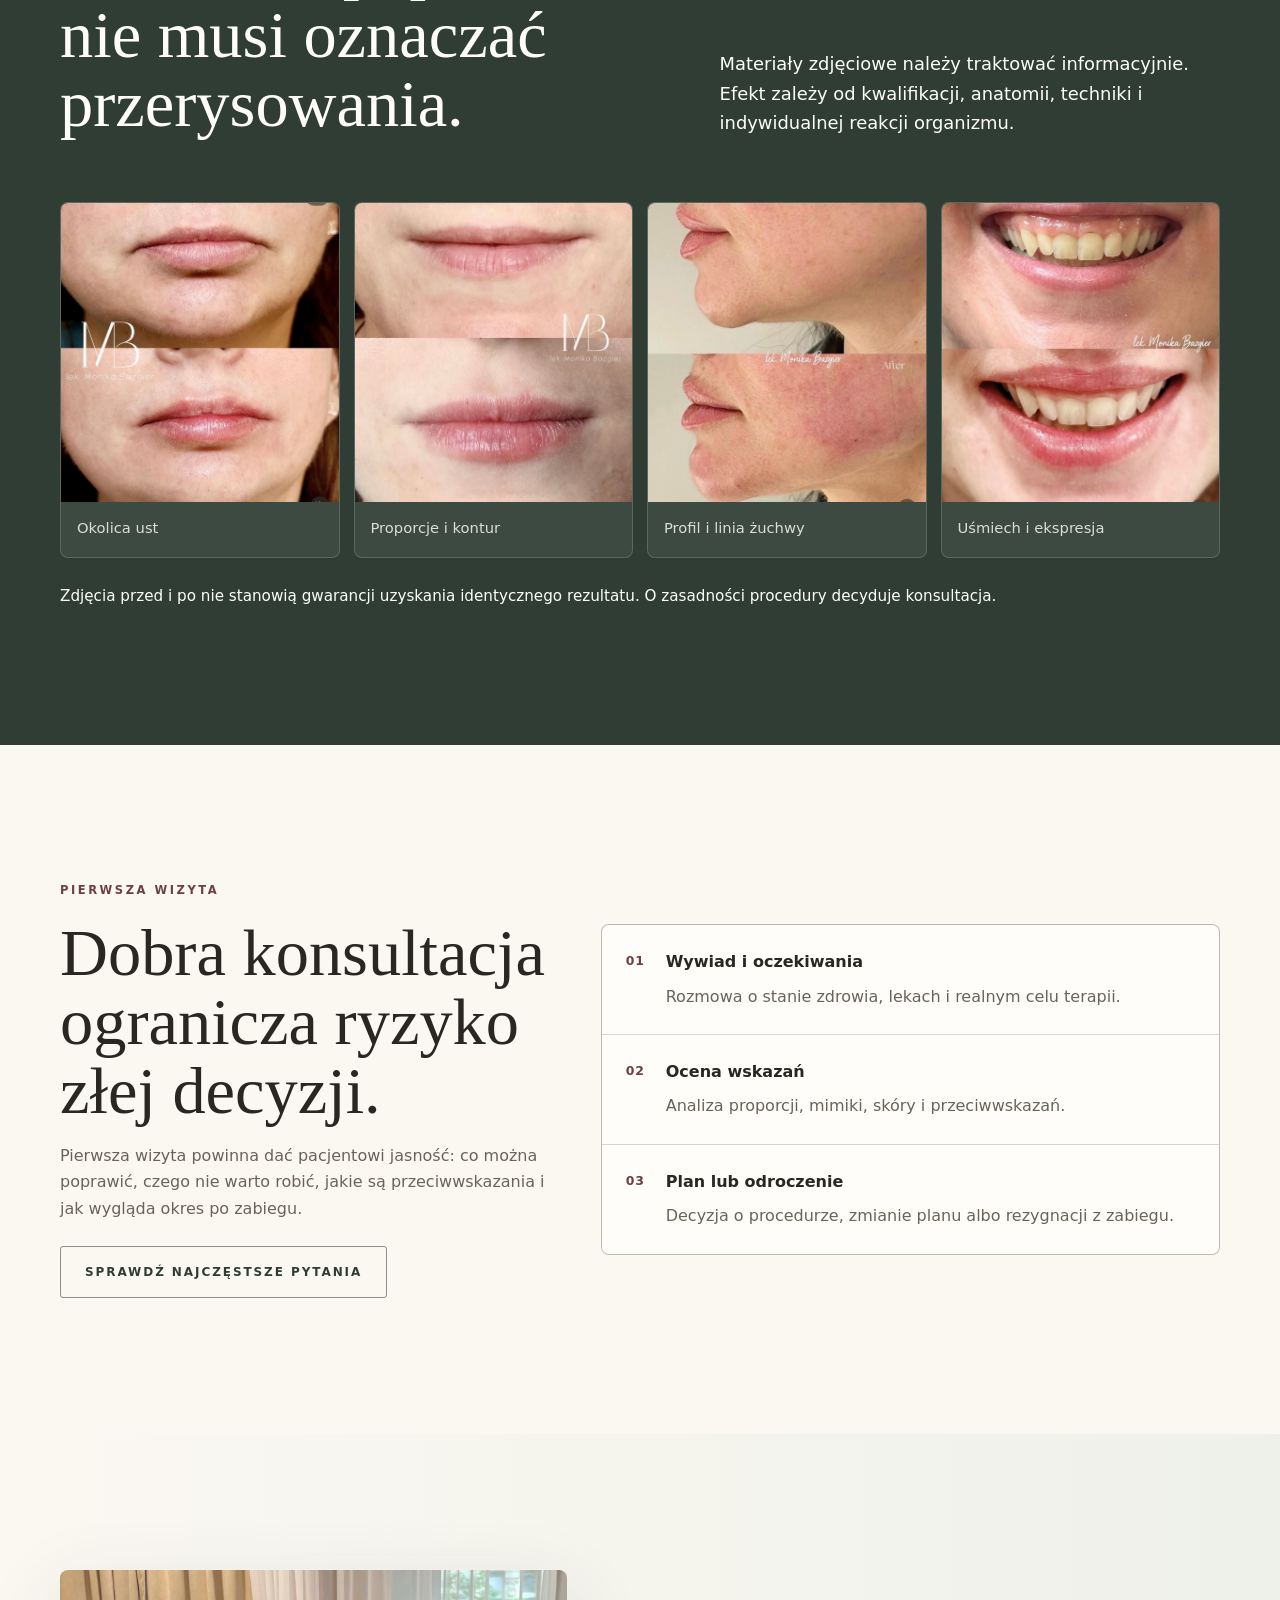
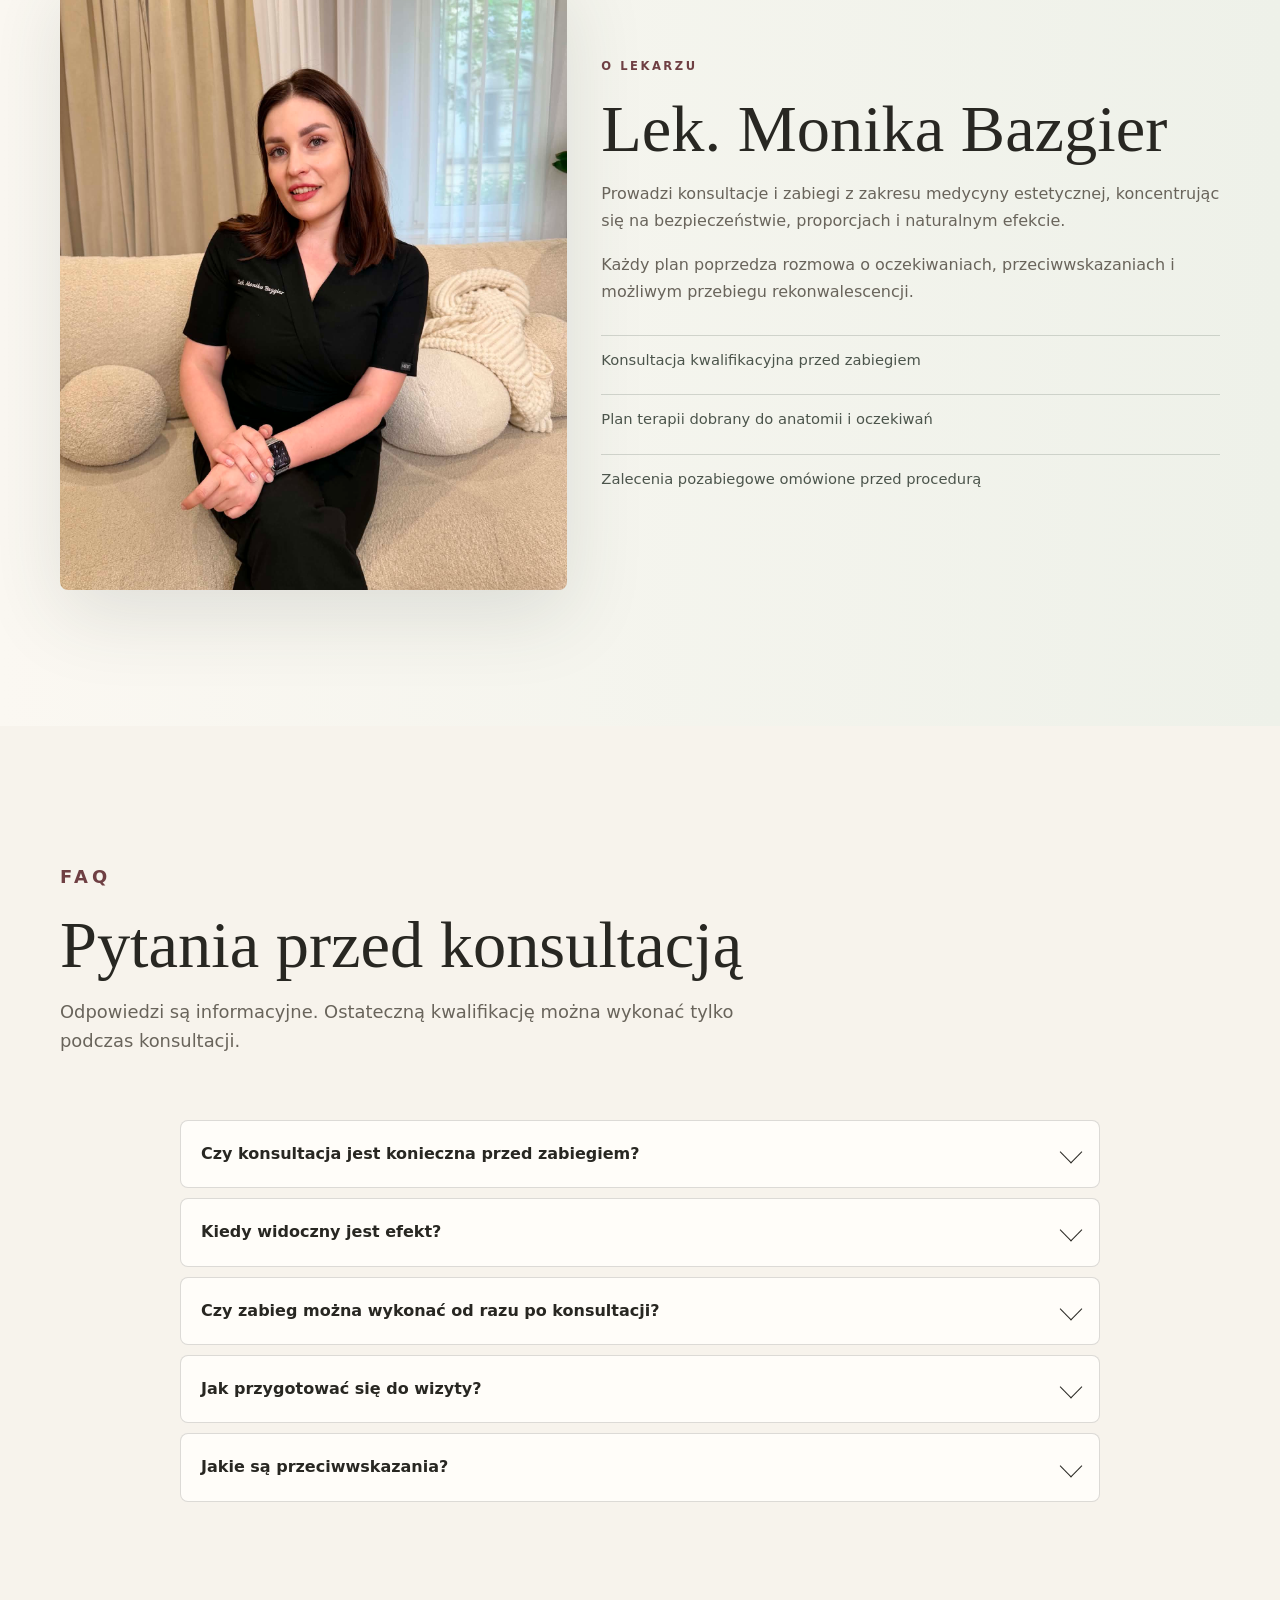
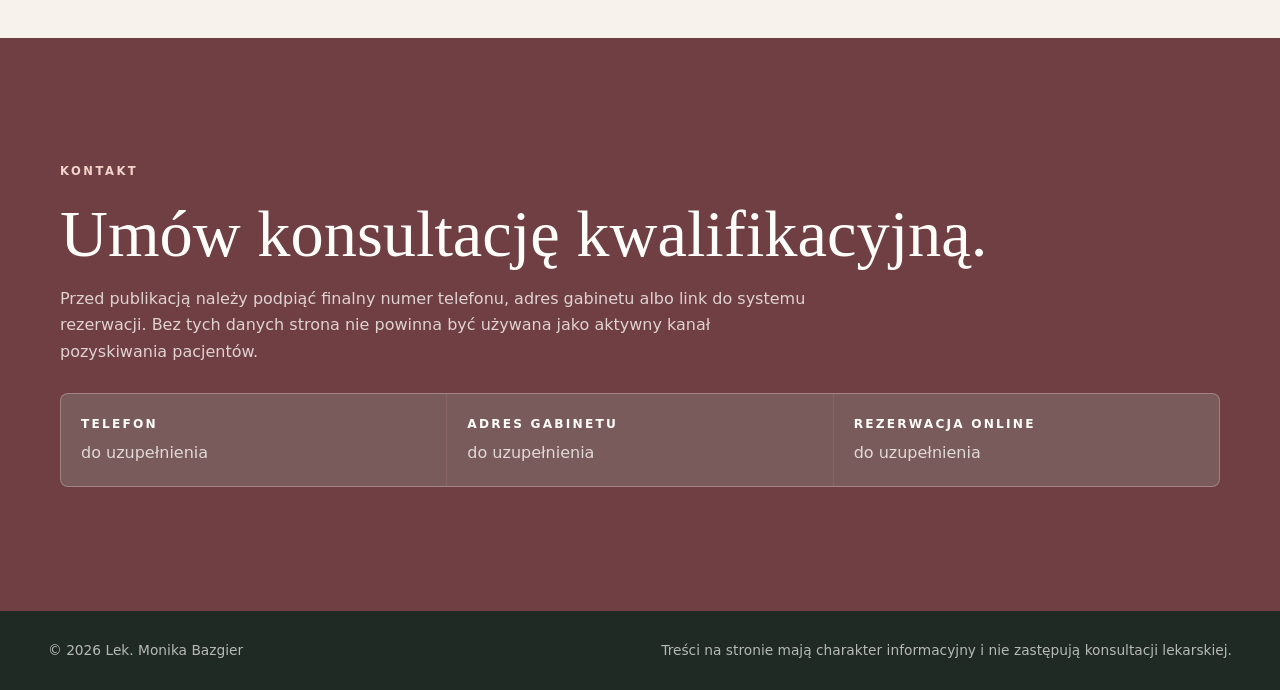
<file: landing-sharley-propozycja/index.html>
<!doctype html>
<html lang="pl">
  <head>
    <meta charset="utf-8" />
    <meta name="viewport" content="width=device-width, initial-scale=1" />
    <title>Lek. Monika Bazgier | Medycyna estetyczna</title>
    <meta
      name="description"
      content="Lek. Monika Bazgier - medycyna estetyczna oparta na konsultacji, kwalifikacji lekarskiej, naturalnym efekcie i spokojnym planie terapii."
    />
    <meta name="robots" content="index,follow" />
    <meta name="theme-color" content="#f7f3ec" />
    <meta property="og:type" content="website" />
    <meta property="og:title" content="Lek. Monika Bazgier | Medycyna estetyczna" />
    <meta
      property="og:description"
      content="Naturalny efekt zaczyna się od dobrej kwalifikacji. Konsultacja, analiza proporcji i spokojny plan terapii."
    />
    <meta property="og:locale" content="pl_PL" />
    <meta property="og:image" content="assets/about-photo.JPG" />
    <link rel="icon" type="image/svg+xml" href="assets/favicon.svg" />
    <link rel="preload" as="image" href="assets/about-photo.JPG" fetchpriority="high" />
    <link rel="stylesheet" href="css/styles.css" />
    <script type="application/ld+json">
      {
        "@context": "https://schema.org",
        "@type": "Person",
        "name": "Lek. Monika Bazgier",
        "jobTitle": "Lekarz medycyny estetycznej",
        "knowsAbout": [
          "medycyna estetyczna",
          "kwalifikacja lekarska",
          "plan terapii"
        ]
      }
    </script>
  </head>
  <body>
    <a class="skip-link" href="#main">Przejdź do treści</a>

    <header class="site-header" data-header>
      <a class="brand" href="#top" aria-label="Lek. Monika Bazgier - początek strony">
        <img
          class="brand__logo"
          src="assets/monika-bazgier-logo.svg"
          alt=""
          width="92"
          height="42"
          decoding="async"
        />
        <span class="brand__text">
          <span class="brand__name">Monika Bazgier</span>
          <span class="brand__meta">medycyna estetyczna</span>
        </span>
      </a>

      <button
        class="nav-toggle"
        type="button"
        aria-label="Otwórz menu"
        aria-expanded="false"
        aria-controls="site-nav"
        data-nav-toggle
      >
        <span aria-hidden="true"></span>
        <span aria-hidden="true"></span>
        <span aria-hidden="true"></span>
      </button>

      <nav class="site-nav" id="site-nav" aria-label="Nawigacja główna" data-nav>
        <a href="#podejscie" data-nav-link data-nav-close>Podejście</a>
        <a href="#zabiegi" data-nav-link data-nav-close>Zabiegi</a>
        <a href="#efekty" data-nav-link data-nav-close>Efekty</a>
        <a href="#omnie" data-nav-link data-nav-close>O mnie</a>
        <a href="#kontakt" data-nav-link data-nav-close>Kontakt</a>
        <a class="btn btn--small btn--dark nav-cta" href="#kontakt" data-nav-close>
          Umów konsultację
        </a>
      </nav>
    </header>

    <main id="main">
      <section class="hero" id="top" aria-labelledby="hero-title">
        <div class="hero__content">
          <p class="eyebrow">Lekarz medycyny estetycznej</p>
          <h1 id="hero-title">Medycyna estetyczna z planem, nie przypadkiem.</h1>
          <p class="hero__lead">
            Konsultacja, analiza proporcji i spokojny plan terapii. Bez presji,
            z jasnym omówieniem wskazań, przeciwwskazań i realnego zakresu poprawy.
          </p>
          <div class="hero__actions" aria-label="Najważniejsze działania">
            <a class="btn btn--dark" href="#kontakt">Umów konsultację</a>
            <a class="btn btn--light" href="#zabiegi">Zobacz zakres zabiegów</a>
          </div>
        </div>

        <figure class="hero__media">
          <img
            src="assets/about-photo.JPG"
            alt="Lek. Monika Bazgier w gabinecie"
            width="1536"
            height="2048"
            fetchpriority="high"
            decoding="async"
          />
          <figcaption>
            Naturalny efekt, kwalifikacja lekarska i proporcje dopasowane do pacjenta.
          </figcaption>
        </figure>
      </section>

      <section class="trust-strip" aria-label="Najważniejsze zasady pracy">
        <div class="trust-strip__item">
          <strong>Kwalifikacja lekarska</strong>
          <span>przed decyzją o zabiegu</span>
        </div>
        <div class="trust-strip__item">
          <strong>Plan terapii</strong>
          <span>dopasowany do anatomii</span>
        </div>
        <div class="trust-strip__item">
          <strong>Naturalny efekt</strong>
          <span>bez agresywnej zmiany rysów</span>
        </div>
        <div class="trust-strip__item">
          <strong>Jasne ryzyka</strong>
          <span>omówione przed procedurą</span>
        </div>
      </section>

      <section class="section section--light" id="podejscie" aria-labelledby="approach-title">
        <div class="section__head">
          <p class="eyebrow">Podejście</p>
          <h2 id="approach-title">Najpierw diagnoza potrzeb. Dopiero potem zabieg.</h2>
          <p>
            Decyzja o zabiegu zaczyna się od wywiadu, oceny wskazań
            i rozmowy o granicach możliwego efektu. Procedura ma wynikać
            z planu, a nie z przypadkowego wyboru z listy usług.
          </p>
        </div>

        <div class="process" aria-label="Proces pracy">
          <article class="process__item">
            <span class="process__number">01</span>
            <h3>Konsultacja</h3>
            <p>Wywiad, oczekiwania pacjenta, przeciwwskazania i analiza obszaru zabiegowego.</p>
          </article>
          <article class="process__item">
            <span class="process__number">02</span>
            <h3>Plan terapii</h3>
            <p>Dobór techniki, preparatu i kolejności działań bez presji na natychmiastową decyzję.</p>
          </article>
          <article class="process__item">
            <span class="process__number">03</span>
            <h3>Procedura</h3>
            <p>Wykonanie zabiegu po kwalifikacji i omówieniu rekonwalescencji oraz zaleceń.</p>
          </article>
          <article class="process__item">
            <span class="process__number">04</span>
            <h3>Kontrola</h3>
            <p>Ocena efektu w czasie właściwym dla danej procedury i indywidualnej reakcji organizmu.</p>
          </article>
        </div>
      </section>

      <section class="section section--sage" id="zabiegi" aria-labelledby="treatments-title">
        <div class="section__head section__head--split">
          <div>
            <p class="eyebrow">Zakres zabiegów</p>
            <h2 id="treatments-title">Oferta opisana przez problem, nie przez obietnicę.</h2>
          </div>
          <p>
            Konkretna procedura powinna wynikać z konsultacji. Poniższe obszary
            porządkują najczęstsze potrzeby pacjentów.
          </p>
        </div>

        <div class="treatment-grid">
          <article class="treatment-card">
            <h3>Usta i okolica ust</h3>
            <p>Proporcje, nawilżenie, kontur i subtelna korekta asymetrii.</p>
          </article>
          <article class="treatment-card">
            <h3>Zmarszczki mimiczne</h3>
            <p>Praca z napięciem mięśni i mimiką bez efektu sztucznego unieruchomienia.</p>
          </article>
          <article class="treatment-card">
            <h3>Stymulacja skóry</h3>
            <p>Regeneracja, poprawa jakości skóry i terapie budowane w czasie.</p>
          </article>
          <article class="treatment-card">
            <h3>Wolumetria i proporcje</h3>
            <p>Odbudowa objętości tylko tam, gdzie wynika to z anatomii i planu.</p>
          </article>
          <article class="treatment-card">
            <h3>Nadpotliwość</h3>
            <p>Kwalifikacja i omówienie dostępnych metod ograniczania objawów.</p>
          </article>
          <article class="treatment-card">
            <h3>Terapie skojarzone</h3>
            <p>Łączenie procedur w logicznej kolejności, z przerwami i kontrolą efektu.</p>
          </article>
        </div>

        <div class="section-cta">
          <a class="btn btn--dark" href="#kontakt">Dobierz zabieg na konsultacji</a>
        </div>
      </section>

      <section class="section section--dark" id="efekty" aria-labelledby="effects-title">
        <div class="section__head section__head--split">
          <div>
            <p class="eyebrow">Efekty</p>
            <h2 id="effects-title">Widoczna poprawa nie musi oznaczać przerysowania.</h2>
          </div>
          <p>
            Materiały zdjęciowe należy traktować informacyjnie. Efekt zależy od kwalifikacji,
            anatomii, techniki i indywidualnej reakcji organizmu.
          </p>
        </div>

        <div class="effects-grid">
          <figure class="effect-card">
            <img
              src="assets/1.jpg"
              alt="Materiał zdjęciowy efektu zabiegu w okolicy ust"
              width="1179"
              height="1466"
              loading="lazy"
              decoding="async"
            />
            <figcaption>Okolica ust</figcaption>
          </figure>
          <figure class="effect-card">
            <img
              src="assets/2.jpg"
              alt="Materiał zdjęciowy efektu korekty ust"
              width="1179"
              height="1459"
              loading="lazy"
              decoding="async"
            />
            <figcaption>Proporcje i kontur</figcaption>
          </figure>
          <figure class="effect-card">
            <img
              src="assets/3.jpg"
              alt="Materiał zdjęciowy efektu pracy z profilem twarzy"
              width="1179"
              height="1476"
              loading="lazy"
              decoding="async"
            />
            <figcaption>Profil i linia żuchwy</figcaption>
          </figure>
          <figure class="effect-card">
            <img
              src="assets/4.jpg"
              alt="Materiał zdjęciowy efektu pracy z uśmiechem"
              width="1179"
              height="1471"
              loading="lazy"
              decoding="async"
            />
            <figcaption>Uśmiech i ekspresja</figcaption>
          </figure>
        </div>

        <p class="note">
          Zdjęcia przed i po nie stanowią gwarancji uzyskania identycznego rezultatu.
          O zasadności procedury decyduje konsultacja.
        </p>
      </section>

      <section class="section section--light" aria-labelledby="visit-title">
        <div class="visit">
          <div class="visit__content">
            <p class="eyebrow">Pierwsza wizyta</p>
            <h2 id="visit-title">Dobra konsultacja ogranicza ryzyko złej decyzji.</h2>
            <p>
              Pierwsza wizyta powinna dać pacjentowi jasność: co można poprawić,
              czego nie warto robić, jakie są przeciwwskazania i jak wygląda okres po zabiegu.
            </p>
            <a class="btn btn--light" href="#faq">Sprawdź najczęstsze pytania</a>
          </div>

          <ol class="visit__steps">
            <li>
              <strong>Wywiad i oczekiwania</strong>
              <span>Rozmowa o stanie zdrowia, lekach i realnym celu terapii.</span>
            </li>
            <li>
              <strong>Ocena wskazań</strong>
              <span>Analiza proporcji, mimiki, skóry i przeciwwskazań.</span>
            </li>
            <li>
              <strong>Plan lub odroczenie</strong>
              <span>Decyzja o procedurze, zmianie planu albo rezygnacji z zabiegu.</span>
            </li>
          </ol>
        </div>
      </section>

      <section class="section section--portrait" id="omnie" aria-labelledby="about-title">
        <div class="about">
          <div class="about__image">
            <img
              src="assets/about-photo.JPG"
              alt="Portret lek. Moniki Bazgier"
              width="1536"
              height="2048"
              loading="lazy"
              decoding="async"
            />
          </div>
          <div class="about__content">
            <p class="eyebrow">O lekarzu</p>
            <h2 id="about-title">Lek. Monika Bazgier</h2>
            <p>
              Prowadzi konsultacje i zabiegi z zakresu medycyny estetycznej,
              koncentrując się na bezpieczeństwie, proporcjach i naturalnym efekcie.
            </p>
            <p>
              Każdy plan poprzedza rozmowa o oczekiwaniach, przeciwwskazaniach
              i możliwym przebiegu rekonwalescencji.
            </p>
            <div class="about__facts" aria-label="Najważniejsze elementy konsultacji">
              <span>Konsultacja kwalifikacyjna przed zabiegiem</span>
              <span>Plan terapii dobrany do anatomii i oczekiwań</span>
              <span>Zalecenia pozabiegowe omówione przed procedurą</span>
            </div>
          </div>
        </div>
      </section>

      <section class="section section--faq" id="faq" aria-labelledby="faq-title">
        <div class="section__head">
          <p class="eyebrow">FAQ</p>
          <h2 id="faq-title">Pytania przed konsultacją</h2>
          <p>
            Odpowiedzi są informacyjne. Ostateczną kwalifikację można wykonać tylko
            podczas konsultacji.
          </p>
        </div>

        <div class="faq-list" data-faq-list>
          <details>
            <summary>Czy konsultacja jest konieczna przed zabiegiem?</summary>
            <p>
              Tak. Konsultacja pozwala ocenić wskazania, przeciwwskazania,
              oczekiwania i możliwy zakres poprawy.
            </p>
          </details>
          <details>
            <summary>Kiedy widoczny jest efekt?</summary>
            <p>
              To zależy od procedury i indywidualnej reakcji organizmu.
              Część efektów widać szybko, inne wymagają czasu i kontroli.
            </p>
          </details>
          <details>
            <summary>Czy zabieg można wykonać od razu po konsultacji?</summary>
            <p>
              Tylko wtedy, gdy nie ma przeciwwskazań, pacjent rozumie plan,
              ryzyka i zalecenia, a procedura nie wymaga przygotowania.
            </p>
          </details>
          <details>
            <summary>Jak przygotować się do wizyty?</summary>
            <p>
              Warto przygotować listę leków, chorób, wcześniejszych zabiegów
              i pytań. Szczegółowe zalecenia zależą od planowanej procedury.
            </p>
          </details>
          <details>
            <summary>Jakie są przeciwwskazania?</summary>
            <p>
              Przeciwwskazania zależą od procedury. Mogą obejmować między innymi
              aktywne infekcje, ciążę, karmienie piersią lub określone choroby i leki.
            </p>
          </details>
        </div>
      </section>

      <section class="contact" id="kontakt" aria-labelledby="contact-title">
        <div class="contact__content">
          <p class="eyebrow">Kontakt</p>
          <h2 id="contact-title">Umów konsultację kwalifikacyjną.</h2>
          <p>
            Przed publikacją należy podpiąć finalny numer telefonu, adres gabinetu
            albo link do systemu rezerwacji. Bez tych danych strona nie powinna
            być używana jako aktywny kanał pozyskiwania pacjentów.
          </p>
        </div>

        <address class="contact__details">
          <span>
            <strong>Telefon</strong>
            <em>do uzupełnienia</em>
          </span>
          <span>
            <strong>Adres gabinetu</strong>
            <em>do uzupełnienia</em>
          </span>
          <span>
            <strong>Rezerwacja online</strong>
            <em>do uzupełnienia</em>
          </span>
        </address>
      </section>
    </main>

    <footer class="site-footer">
      <p>&copy; <span data-current-year>2026</span> Lek. Monika Bazgier</p>
      <p>Treści na stronie mają charakter informacyjny i nie zastępują konsultacji lekarskiej.</p>
    </footer>

    <script src="js/app.js" defer></script>
  </body>
</html>
</file>
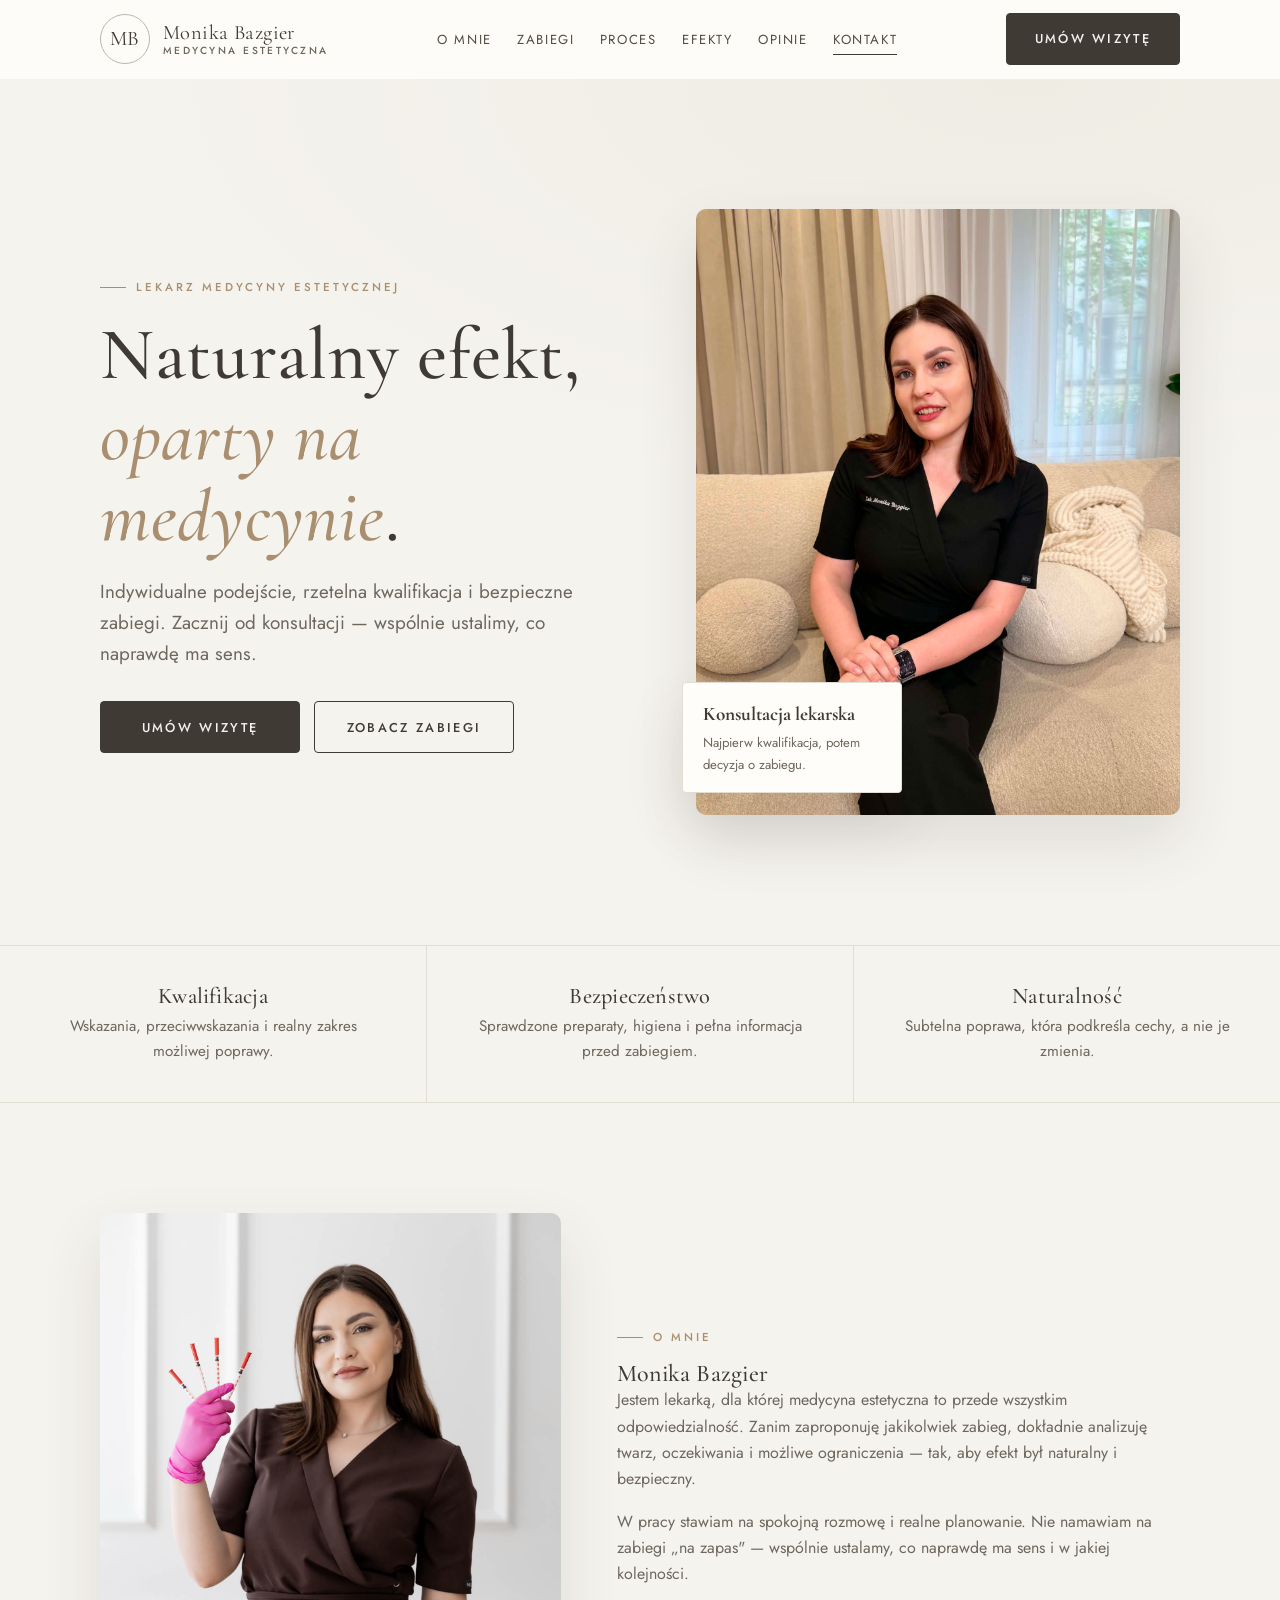
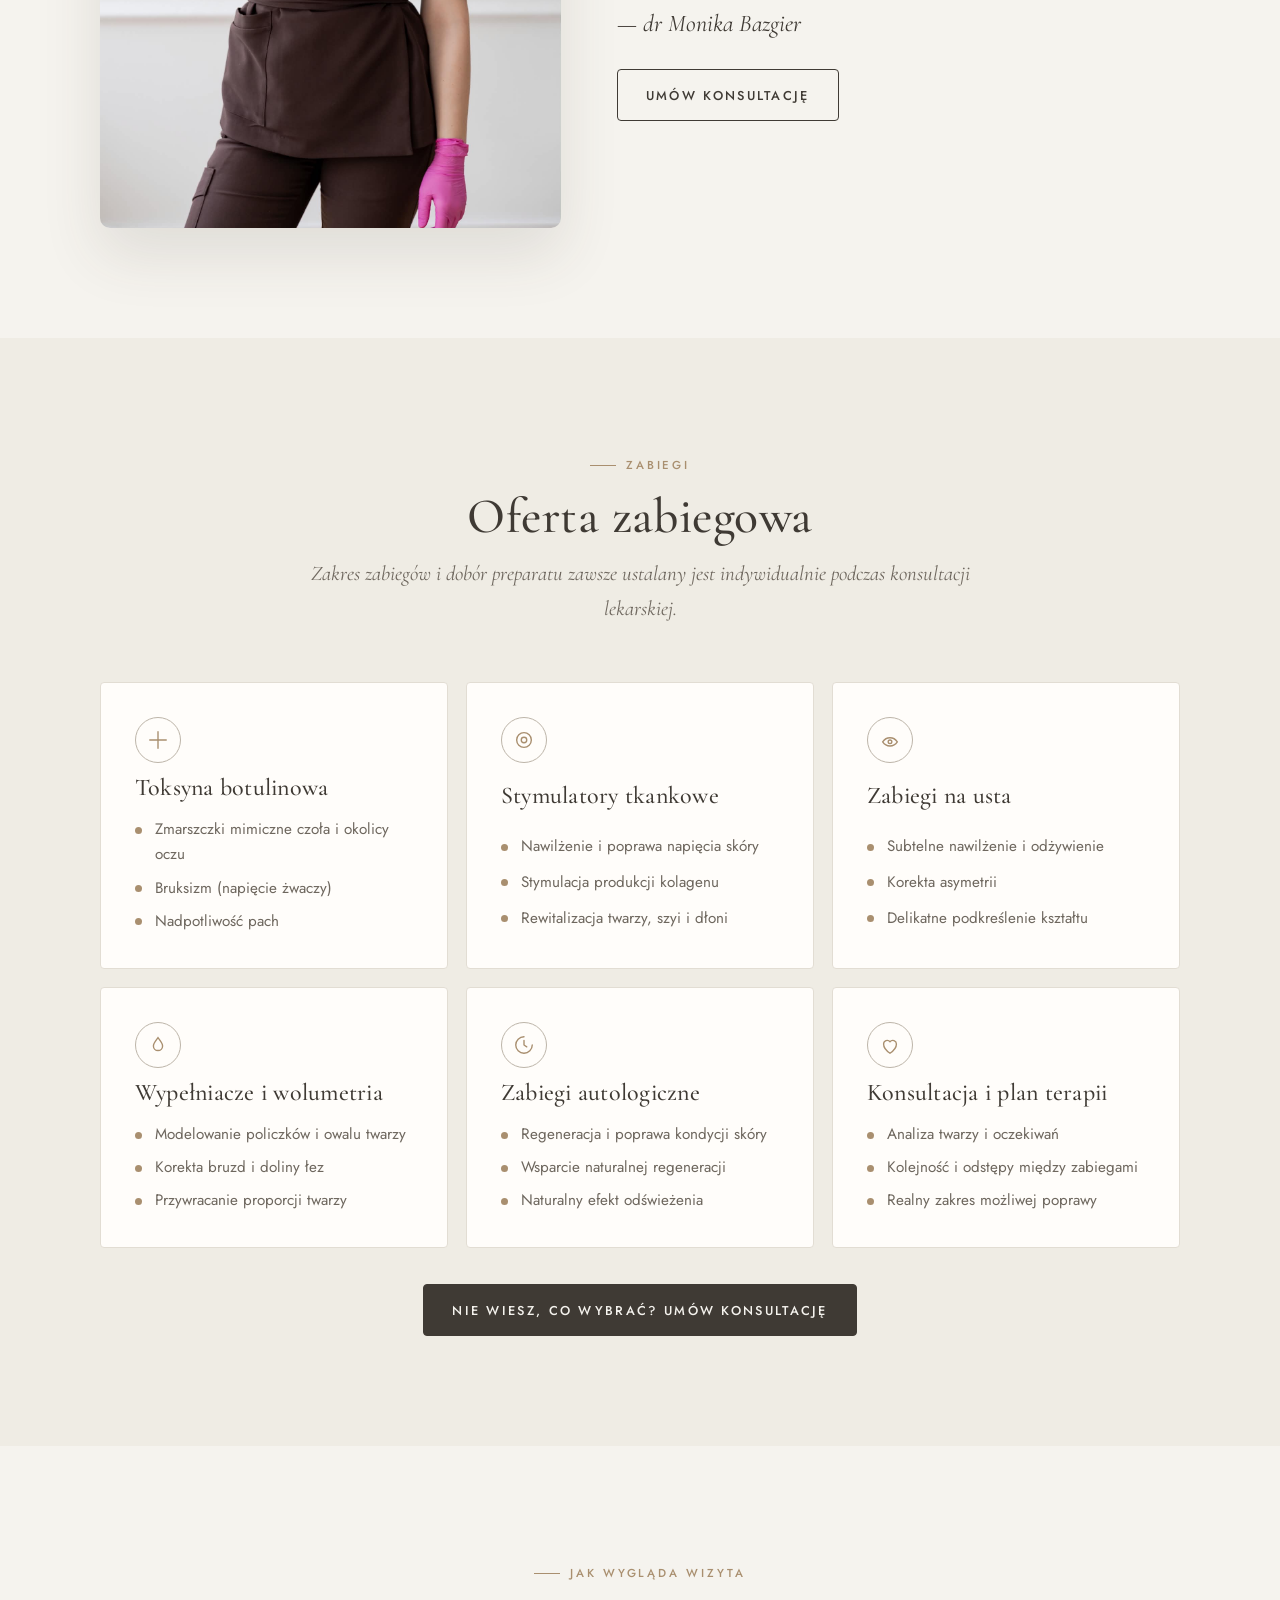
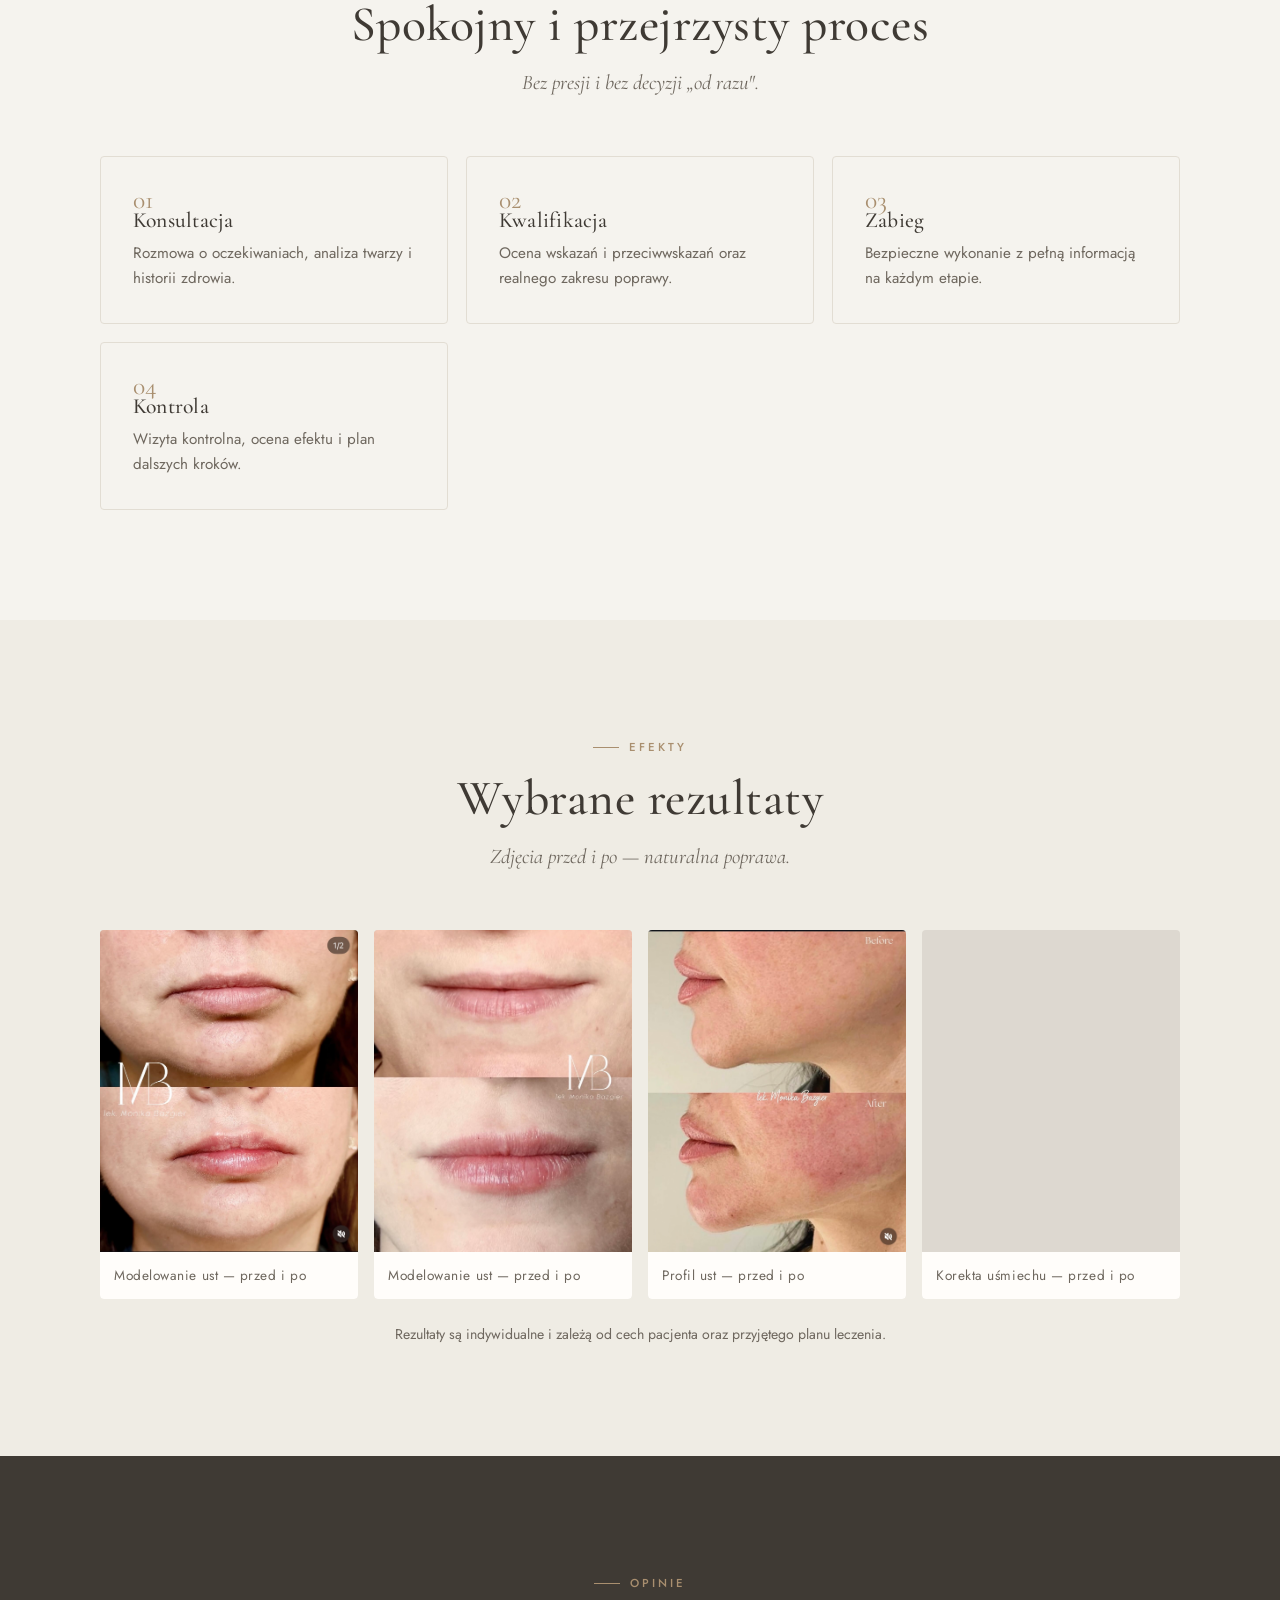
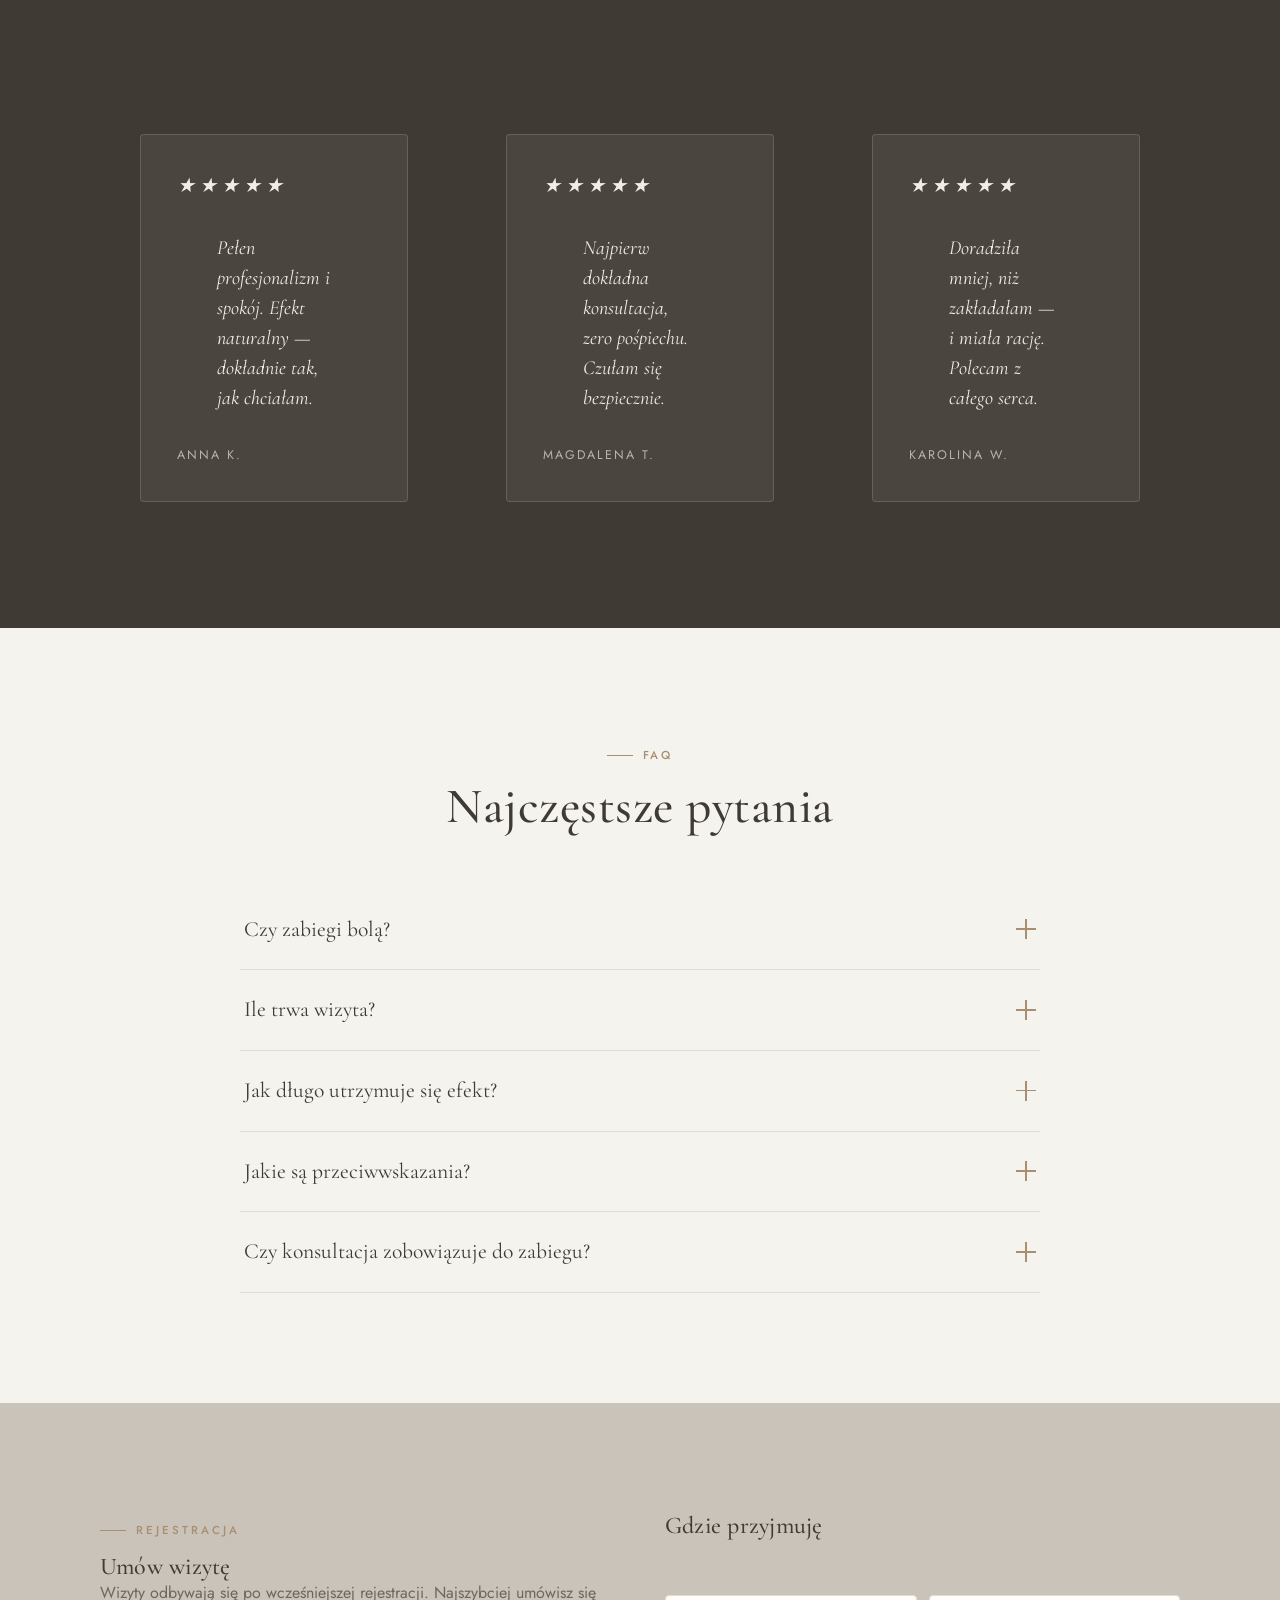
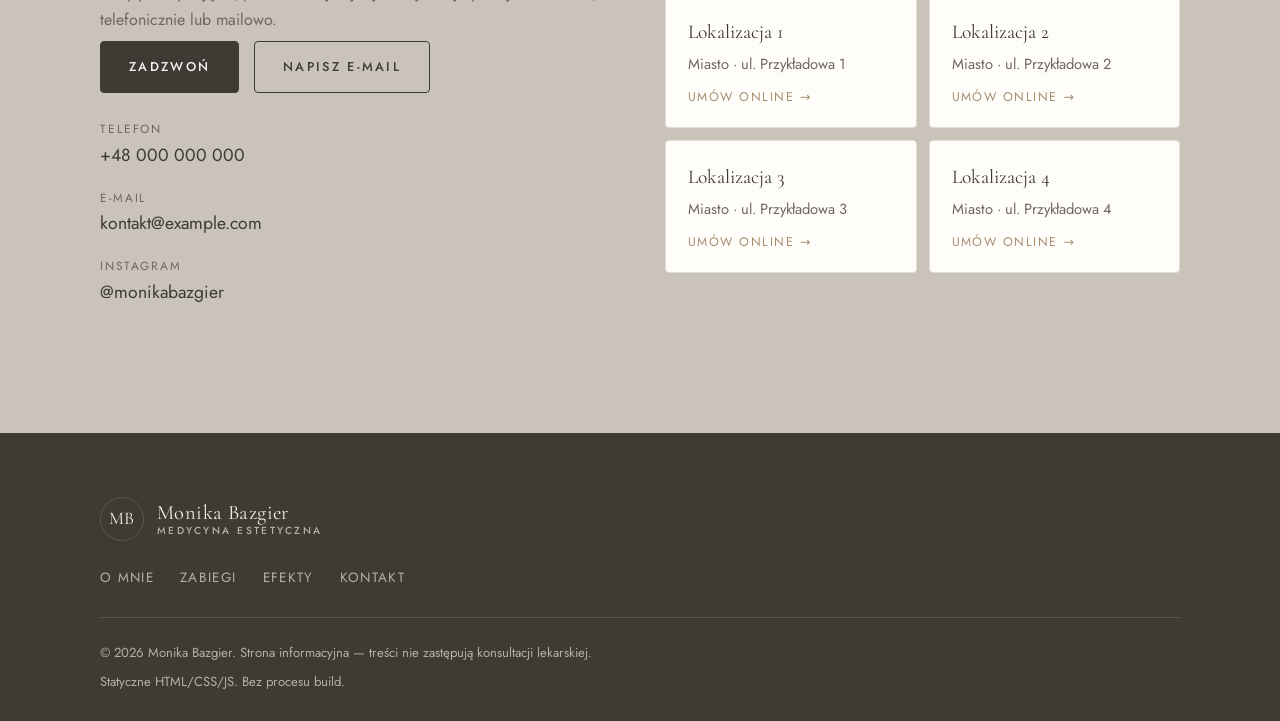
<file: landing/index.html>
<!doctype html>
<html lang="pl" class="no-js">
  <head>
    <meta charset="utf-8" />
    <meta name="viewport" content="width=device-width, initial-scale=1" />
    <script>
      document.documentElement.classList.replace("no-js", "js");
    </script>
    <title>Monika Bazgier | Lekarz medycyny estetycznej — konsultacje i naturalny efekt</title>
    <meta
      name="description"
      content="Monika Bazgier — lekarz medycyny estetycznej. Konsultacja, kwalifikacja i bezpieczne zabiegi z naturalnym efektem. Umów wizytę — indywidualne podejście do każdego pacjenta."
    />
    <meta name="robots" content="index,follow" />
    <meta name="theme-color" content="#f5f3ee" />
    <link rel="canonical" href="https://example.com/landing/" />
    <link rel="icon" type="image/svg+xml" href="assets/favicon.svg" />

    <!-- Open Graph / social -->
    <meta property="og:type" content="website" />
    <meta property="og:locale" content="pl_PL" />
    <meta property="og:site_name" content="Monika Bazgier — medycyna estetyczna" />
    <meta
      property="og:title"
      content="Monika Bazgier | Lekarz medycyny estetycznej"
    />
    <meta
      property="og:description"
      content="Konsultacja, kwalifikacja i bezpieczne zabiegi z naturalnym efektem. Indywidualne podejście do każdego pacjenta."
    />
    <meta property="og:image" content="https://example.com/landing/assets/about-photo.JPG" />
    <meta name="twitter:card" content="summary_large_image" />

    <!-- Fonts -->
    <link rel="preconnect" href="https://fonts.googleapis.com" />
    <link rel="preconnect" href="https://fonts.gstatic.com" crossorigin />
    <link
      href="https://fonts.googleapis.com/css2?family=Cormorant+Garamond:ital,wght@0,400;0,500;1,400;1,500&family=Jost:wght@300;400;500&display=swap"
      rel="stylesheet"
    />

    <link rel="stylesheet" href="css/styles.css" />

    <!-- Structured data -->
    <script type="application/ld+json">
      {
        "@context": "https://schema.org",
        "@type": "MedicalBusiness",
        "name": "Monika Bazgier — medycyna estetyczna",
        "description": "Gabinet medycyny estetycznej. Konsultacje lekarskie, kwalifikacja i bezpieczne zabiegi z naturalnym efektem.",
        "medicalSpecialty": "Medycyna estetyczna",
        "priceRange": "$$",
        "image": "assets/about-photo.JPG",
        "url": "https://example.com/landing/",
        "telephone": "+48000000000",
        "email": "kontakt@example.com",
        "address": {
          "@type": "PostalAddress",
          "addressLocality": "Miasto",
          "addressCountry": "PL"
        },
        "founder": {
          "@type": "Physician",
          "name": "Monika Bazgier",
          "medicalSpecialty": "Medycyna estetyczna"
        }
      }
    </script>
  </head>
  <body>
    <a class="skip-link" href="#main">Przejdź do treści</a>

    <!-- ============ Header ============ -->
    <header class="site-header" data-header>
      <div class="container site-header__inner">
        <a class="brand" href="#hero" aria-label="Monika Bazgier — strona główna">
          <span class="brand__mark" aria-hidden="true">MB</span>
          <span class="brand__lockup">
            <span class="brand__name">Monika Bazgier</span>
            <span class="brand__meta">Medycyna estetyczna</span>
          </span>
        </a>

        <nav class="site-nav" aria-label="Nawigacja główna">
          <ul class="site-nav__list">
            <li><a href="#o-mnie" data-navlink>O mnie</a></li>
            <li><a href="#zabiegi" data-navlink>Zabiegi</a></li>
            <li><a href="#proces" data-navlink>Proces</a></li>
            <li><a href="#efekty" data-navlink>Efekty</a></li>
            <li><a href="#opinie" data-navlink>Opinie</a></li>
            <li><a href="#kontakt" data-navlink>Kontakt</a></li>
          </ul>
        </nav>

        <a class="btn btn--solid header-cta" href="#kontakt">Umów wizytę</a>

        <button
          class="nav-toggle"
          type="button"
          aria-label="Otwórz menu"
          aria-expanded="false"
          aria-controls="mobile-nav"
          data-menu-button
        >
          <span aria-hidden="true"></span>
          <span aria-hidden="true"></span>
          <span aria-hidden="true"></span>
        </button>
      </div>

      <nav class="mobile-nav" id="mobile-nav" aria-label="Nawigacja mobilna" data-mobile-nav>
        <a href="#o-mnie" data-navlink>O mnie</a>
        <a href="#zabiegi" data-navlink>Zabiegi</a>
        <a href="#proces" data-navlink>Proces</a>
        <a href="#efekty" data-navlink>Efekty</a>
        <a href="#opinie" data-navlink>Opinie</a>
        <a href="#kontakt" data-navlink>Kontakt</a>
        <a class="btn btn--solid" href="#kontakt" data-navlink>Umów wizytę</a>
      </nav>
    </header>

    <main id="main">
      <!-- ============ Hero ============ -->
      <section class="hero" id="hero" aria-labelledby="hero-title">
        <div class="container hero__grid">
          <div class="hero__content">
            <p class="kicker hero__eyebrow">Lekarz medycyny estetycznej</p>
            <h1 id="hero-title">
              Naturalny efekt, <em>oparty na medycynie</em>.
            </h1>
            <p class="hero__tagline">
              Indywidualne podejście, rzetelna kwalifikacja i bezpieczne zabiegi.
              Zacznij od konsultacji — wspólnie ustalimy, co naprawdę ma sens.
            </p>
            <div class="hero__actions">
              <a class="btn btn--solid" href="#kontakt">Umów wizytę</a>
              <a class="btn btn--outline" href="#zabiegi">Zobacz zabiegi</a>
            </div>
          </div>

          <div class="hero__media">
            <img
              src="assets/about-photo.JPG"
              alt="Monika Bazgier — lekarz medycyny estetycznej"
              width="1536"
              height="2048"
              decoding="async"
              fetchpriority="high"
            />
            <div class="hero__badge">
              <strong>Konsultacja lekarska</strong>
              <span>Najpierw kwalifikacja, potem decyzja o zabiegu.</span>
            </div>
          </div>
        </div>
      </section>

      <!-- ============ Trust strip ============ -->
      <section class="trust" aria-label="Nasze podejście">
        <div class="trust__item reveal">
          <h3>Kwalifikacja</h3>
          <p>Wskazania, przeciwwskazania i realny zakres możliwej poprawy.</p>
        </div>
        <div class="trust__item reveal">
          <h3>Bezpieczeństwo</h3>
          <p>Sprawdzone preparaty, higiena i pełna informacja przed zabiegiem.</p>
        </div>
        <div class="trust__item reveal">
          <h3>Naturalność</h3>
          <p>Subtelna poprawa, która podkreśla cechy, a nie je zmienia.</p>
        </div>
      </section>

      <!-- ============ About ============ -->
      <section class="section" id="o-mnie" aria-labelledby="about-title">
        <div class="container about__grid">
          <div class="about__media reveal">
            <img
              src="assets/about-photo-2.JPG"
              alt="Monika Bazgier podczas konsultacji w gabinecie"
              width="1179"
              height="1366"
              loading="lazy"
              decoding="async"
            />
          </div>
          <div class="about__body reveal">
            <p class="kicker">O mnie</p>
            <h2 id="about-title">Monika Bazgier</h2>
            <p>
              Jestem lekarką, dla której medycyna estetyczna to przede wszystkim
              odpowiedzialność. Zanim zaproponuję jakikolwiek zabieg, dokładnie
              analizuję twarz, oczekiwania i możliwe ograniczenia — tak, aby
              efekt był naturalny i bezpieczny.
            </p>
            <p>
              W pracy stawiam na spokojną rozmowę i realne planowanie. Nie
              namawiam na zabiegi „na zapas" — wspólnie ustalamy, co naprawdę ma
              sens i w jakiej kolejności.
            </p>
            <p class="about__sign">— dr Monika Bazgier</p>
            <a class="btn btn--outline" href="#kontakt">Umów konsultację</a>
          </div>
        </div>
      </section>

      <!-- ============ Treatments ============ -->
      <section class="section section--tint" id="zabiegi" aria-labelledby="offer-title">
        <div class="container">
          <div class="section-head reveal">
            <p class="kicker">Zabiegi</p>
            <h2 id="offer-title">Oferta zabiegowa</h2>
            <p class="lead">
              Zakres zabiegów i dobór preparatu zawsze ustalany jest
              indywidualnie podczas konsultacji lekarskiej.
            </p>
          </div>

          <div class="offer-grid">
            <article class="offer reveal">
              <span class="offer__icon" aria-hidden="true">
                <svg viewBox="0 0 24 24" fill="none" stroke="currentColor" stroke-width="1.5">
                  <path d="M12 3v18M3 12h18" stroke-linecap="round" />
                </svg>
              </span>
              <h3>Toksyna botulinowa</h3>
              <ul>
                <li>Zmarszczki mimiczne czoła i okolicy oczu</li>
                <li>Bruksizm (napięcie żwaczy)</li>
                <li>Nadpotliwość pach</li>
              </ul>
            </article>

            <article class="offer reveal">
              <span class="offer__icon" aria-hidden="true">
                <svg viewBox="0 0 24 24" fill="none" stroke="currentColor" stroke-width="1.5">
                  <circle cx="12" cy="12" r="8" />
                  <circle cx="12" cy="12" r="3" />
                </svg>
              </span>
              <h3>Stymulatory tkankowe</h3>
              <ul>
                <li>Nawilżenie i poprawa napięcia skóry</li>
                <li>Stymulacja produkcji kolagenu</li>
                <li>Rewitalizacja twarzy, szyi i dłoni</li>
              </ul>
            </article>

            <article class="offer reveal">
              <span class="offer__icon" aria-hidden="true">
                <svg viewBox="0 0 24 24" fill="none" stroke="currentColor" stroke-width="1.5">
                  <path d="M4 14c4-6 12-6 16 0-4 6-12 6-16 0Z" />
                  <circle cx="12" cy="14" r="2" />
                </svg>
              </span>
              <h3>Zabiegi na usta</h3>
              <ul>
                <li>Subtelne nawilżenie i odżywienie</li>
                <li>Korekta asymetrii</li>
                <li>Delikatne podkreślenie kształtu</li>
              </ul>
            </article>

            <article class="offer reveal">
              <span class="offer__icon" aria-hidden="true">
                <svg viewBox="0 0 24 24" fill="none" stroke="currentColor" stroke-width="1.5">
                  <path d="M12 4c3 4 5 6 5 9a5 5 0 0 1-10 0c0-3 2-5 5-9Z" />
                </svg>
              </span>
              <h3>Wypełniacze i wolumetria</h3>
              <ul>
                <li>Modelowanie policzków i owalu twarzy</li>
                <li>Korekta bruzd i doliny łez</li>
                <li>Przywracanie proporcji twarzy</li>
              </ul>
            </article>

            <article class="offer reveal">
              <span class="offer__icon" aria-hidden="true">
                <svg viewBox="0 0 24 24" fill="none" stroke="currentColor" stroke-width="1.5">
                  <path d="M12 3a9 9 0 1 0 9 9" stroke-linecap="round" />
                  <path d="M12 7v5l3 2" stroke-linecap="round" stroke-linejoin="round" />
                </svg>
              </span>
              <h3>Zabiegi autologiczne</h3>
              <ul>
                <li>Regeneracja i poprawa kondycji skóry</li>
                <li>Wsparcie naturalnej regeneracji</li>
                <li>Naturalny efekt odświeżenia</li>
              </ul>
            </article>

            <article class="offer reveal">
              <span class="offer__icon" aria-hidden="true">
                <svg viewBox="0 0 24 24" fill="none" stroke="currentColor" stroke-width="1.5">
                  <path d="M12 21s-7-4.5-7-10a4 4 0 0 1 7-2.6A4 4 0 0 1 19 11c0 5.5-7 10-7 10Z" stroke-linejoin="round" />
                </svg>
              </span>
              <h3>Konsultacja i plan terapii</h3>
              <ul>
                <li>Analiza twarzy i oczekiwań</li>
                <li>Kolejność i odstępy między zabiegami</li>
                <li>Realny zakres możliwej poprawy</li>
              </ul>
            </article>
          </div>

          <p class="offer__note reveal">
            <a class="btn btn--solid" href="#kontakt">Nie wiesz, co wybrać? Umów konsultację</a>
          </p>
        </div>
      </section>

      <!-- ============ Process ============ -->
      <section class="section" id="proces" aria-labelledby="process-title">
        <div class="container">
          <div class="section-head reveal">
            <p class="kicker">Jak wygląda wizyta</p>
            <h2 id="process-title">Spokojny i przejrzysty proces</h2>
            <p class="lead">Bez presji i bez decyzji „od razu".</p>
          </div>

          <div class="steps">
            <article class="step reveal">
              <h3>Konsultacja</h3>
              <p>Rozmowa o oczekiwaniach, analiza twarzy i historii zdrowia.</p>
            </article>
            <article class="step reveal">
              <h3>Kwalifikacja</h3>
              <p>Ocena wskazań i przeciwwskazań oraz realnego zakresu poprawy.</p>
            </article>
            <article class="step reveal">
              <h3>Zabieg</h3>
              <p>Bezpieczne wykonanie z pełną informacją na każdym etapie.</p>
            </article>
            <article class="step reveal">
              <h3>Kontrola</h3>
              <p>Wizyta kontrolna, ocena efektu i plan dalszych kroków.</p>
            </article>
          </div>
        </div>
      </section>

      <!-- ============ Gallery ============ -->
      <section class="section section--tint" id="efekty" aria-labelledby="gallery-title">
        <div class="container">
          <div class="section-head reveal">
            <p class="kicker">Efekty</p>
            <h2 id="gallery-title">Wybrane rezultaty</h2>
            <p class="lead">Zdjęcia przed i po — naturalna poprawa.</p>
          </div>

          <div class="gallery">
            <figure class="gallery__item reveal">
              <img src="assets/1.jpg" alt="Modelowanie ust — efekt przed i po" width="1179" height="1466" loading="lazy" decoding="async" />
              <figcaption class="gallery__cap">Modelowanie ust — przed i po</figcaption>
            </figure>
            <figure class="gallery__item reveal">
              <img src="assets/2.jpg" alt="Modelowanie ust — efekt przed i po" width="1179" height="1459" loading="lazy" decoding="async" />
              <figcaption class="gallery__cap">Modelowanie ust — przed i po</figcaption>
            </figure>
            <figure class="gallery__item reveal">
              <img src="assets/3.jpg" alt="Modelowanie ust — ujęcie profilowe, przed i po" width="1179" height="1476" loading="lazy" decoding="async" />
              <figcaption class="gallery__cap">Profil ust — przed i po</figcaption>
            </figure>
            <figure class="gallery__item reveal">
              <img src="assets/4.jpg" alt="Korekta linii ust i uśmiechu — przed i po" width="1179" height="1471" loading="lazy" decoding="async" />
              <figcaption class="gallery__cap">Korekta uśmiechu — przed i po</figcaption>
            </figure>
          </div>

          <p class="gallery__disclaimer reveal">
            Rezultaty są indywidualne i zależą od cech pacjenta oraz przyjętego planu leczenia.
          </p>
        </div>
      </section>

      <!-- ============ Testimonials ============ -->
      <section class="section section--ink" id="opinie" aria-labelledby="quotes-title">
        <div class="container">
          <div class="section-head reveal">
            <p class="kicker">Opinie</p>
            <h2 id="quotes-title">Co mówią pacjenci</h2>
          </div>

          <div class="quotes">
            <figure class="quote reveal">
              <p class="quote__stars" aria-label="Ocena 5 na 5">★★★★★</p>
              <blockquote><p>Pełen profesjonalizm i spokój. Efekt naturalny — dokładnie tak, jak chciałam.</p></blockquote>
              <figcaption class="quote__by">Anna K.</figcaption>
            </figure>
            <figure class="quote reveal">
              <p class="quote__stars" aria-label="Ocena 5 na 5">★★★★★</p>
              <blockquote><p>Najpierw dokładna konsultacja, zero pośpiechu. Czułam się bezpiecznie.</p></blockquote>
              <figcaption class="quote__by">Magdalena T.</figcaption>
            </figure>
            <figure class="quote reveal">
              <p class="quote__stars" aria-label="Ocena 5 na 5">★★★★★</p>
              <blockquote><p>Doradziła mniej, niż zakładałam — i miała rację. Polecam z całego serca.</p></blockquote>
              <figcaption class="quote__by">Karolina W.</figcaption>
            </figure>
          </div>
        </div>
      </section>

      <!-- ============ FAQ ============ -->
      <section class="section" id="faq" aria-labelledby="faq-title">
        <div class="container">
          <div class="section-head reveal">
            <p class="kicker">FAQ</p>
            <h2 id="faq-title">Najczęstsze pytania</h2>
          </div>

          <div class="faq" data-faq>
            <div class="faq__item">
              <button class="faq__q" type="button" aria-expanded="false" aria-controls="faq-1">
                Czy zabiegi bolą?
                <span class="faq__icon" aria-hidden="true"></span>
              </button>
              <div class="faq__a" id="faq-1">
                <div><p>Większość zabiegów jest dobrze tolerowana. W razie potrzeby stosujemy znieczulenie miejscowe, a komfort omawiamy przed wizytą.</p></div>
              </div>
            </div>

            <div class="faq__item">
              <button class="faq__q" type="button" aria-expanded="false" aria-controls="faq-2">
                Ile trwa wizyta?
                <span class="faq__icon" aria-hidden="true"></span>
              </button>
              <div class="faq__a" id="faq-2">
                <div><p>Pierwsza wizyta to przede wszystkim konsultacja i kwalifikacja — zwykle 30–45 minut. Czas zabiegu zależy od jego rodzaju.</p></div>
              </div>
            </div>

            <div class="faq__item">
              <button class="faq__q" type="button" aria-expanded="false" aria-controls="faq-3">
                Jak długo utrzymuje się efekt?
                <span class="faq__icon" aria-hidden="true"></span>
              </button>
              <div class="faq__a" id="faq-3">
                <div><p>To zależy od rodzaju zabiegu i indywidualnych cech pacjenta. Realne ramy czasowe zawsze omawiam podczas konsultacji.</p></div>
              </div>
            </div>

            <div class="faq__item">
              <button class="faq__q" type="button" aria-expanded="false" aria-controls="faq-4">
                Jakie są przeciwwskazania?
                <span class="faq__icon" aria-hidden="true"></span>
              </button>
              <div class="faq__a" id="faq-4">
                <div><p>Każdy zabieg poprzedza kwalifikacja medyczna. Część stanów (np. ciąża, niektóre choroby) może wykluczać zabieg — ustalamy to indywidualnie.</p></div>
              </div>
            </div>

            <div class="faq__item">
              <button class="faq__q" type="button" aria-expanded="false" aria-controls="faq-5">
                Czy konsultacja zobowiązuje do zabiegu?
                <span class="faq__icon" aria-hidden="true"></span>
              </button>
              <div class="faq__a" id="faq-5">
                <div><p>Nie. Konsultacja służy ocenie i wspólnemu zaplanowaniu — decyzję podejmujesz bez presji.</p></div>
              </div>
            </div>
          </div>
        </div>
      </section>

      <!-- ============ Contact ============ -->
      <section class="section section--greige" id="kontakt" aria-labelledby="contact-title">
        <div class="container contact__grid">
          <div class="contact__lead reveal">
            <p class="kicker">Rejestracja</p>
            <h2 id="contact-title">Umów wizytę</h2>
            <p class="lead">
              Wizyty odbywają się po wcześniejszej rejestracji. Najszybciej umówisz
              się telefonicznie lub mailowo.
            </p>
            <a class="btn btn--solid" href="tel:+48000000000">Zadzwoń</a>
            <a class="btn btn--outline" href="mailto:kontakt@example.com">Napisz e-mail</a>

            <dl class="contact__channels">
              <div class="contact__channel">
                <dt>Telefon</dt>
                <dd><a href="tel:+48000000000">+48 000 000 000</a></dd>
              </div>
              <div class="contact__channel">
                <dt>E-mail</dt>
                <dd><a href="mailto:kontakt@example.com">kontakt@example.com</a></dd>
              </div>
              <div class="contact__channel">
                <dt>Instagram</dt>
                <dd><a href="https://instagram.com/monikabazgier" target="_blank" rel="noopener">@monikabazgier</a></dd>
              </div>
            </dl>
          </div>

          <div class="reveal">
            <div class="section-head section-head--left">
              <h3 class="contact__where">Gdzie przyjmuję</h3>
            </div>
            <div class="locations">
              <a class="location-card" href="#" target="_blank" rel="noopener">
                <span class="location-card__name">Lokalizacja 1</span>
                <span class="location-card__addr">Miasto · ul. Przykładowa 1</span>
                <span class="location-card__cta">Umów online →</span>
              </a>
              <a class="location-card" href="#" target="_blank" rel="noopener">
                <span class="location-card__name">Lokalizacja 2</span>
                <span class="location-card__addr">Miasto · ul. Przykładowa 2</span>
                <span class="location-card__cta">Umów online →</span>
              </a>
              <a class="location-card" href="#" target="_blank" rel="noopener">
                <span class="location-card__name">Lokalizacja 3</span>
                <span class="location-card__addr">Miasto · ul. Przykładowa 3</span>
                <span class="location-card__cta">Umów online →</span>
              </a>
              <a class="location-card" href="#" target="_blank" rel="noopener">
                <span class="location-card__name">Lokalizacja 4</span>
                <span class="location-card__addr">Miasto · ul. Przykładowa 4</span>
                <span class="location-card__cta">Umów online →</span>
              </a>
            </div>
          </div>
        </div>
      </section>
    </main>

    <!-- ============ Footer ============ -->
    <footer class="site-footer">
      <div class="container">
        <div class="site-footer__top">
          <a class="brand" href="#hero" aria-label="Monika Bazgier — strona główna">
            <span class="brand__mark brand__mark--sm" aria-hidden="true">MB</span>
            <span class="brand__lockup">
              <span class="brand__name">Monika Bazgier</span>
              <span class="brand__meta">Medycyna estetyczna</span>
            </span>
          </a>
          <nav class="site-footer__links" aria-label="Stopka">
            <a href="#o-mnie">O mnie</a>
            <a href="#zabiegi">Zabiegi</a>
            <a href="#efekty">Efekty</a>
            <a href="#kontakt">Kontakt</a>
          </nav>
        </div>
        <div class="site-footer__legal">
          <p>
            &copy; <span data-current-year>2026</span> Monika Bazgier. Strona
            informacyjna — treści nie zastępują konsultacji lekarskiej.
          </p>
          <p>Statyczne HTML/CSS/JS. Bez procesu build.</p>
        </div>
      </div>
    </footer>

    <!-- Sticky mobile CTA -->
    <div class="sticky-cta" data-sticky-cta aria-hidden="true">
      <a class="btn btn--solid" href="#kontakt">Umów wizytę</a>
    </div>

    <script src="js/app.js" defer></script>
  </body>
</html>
</file>
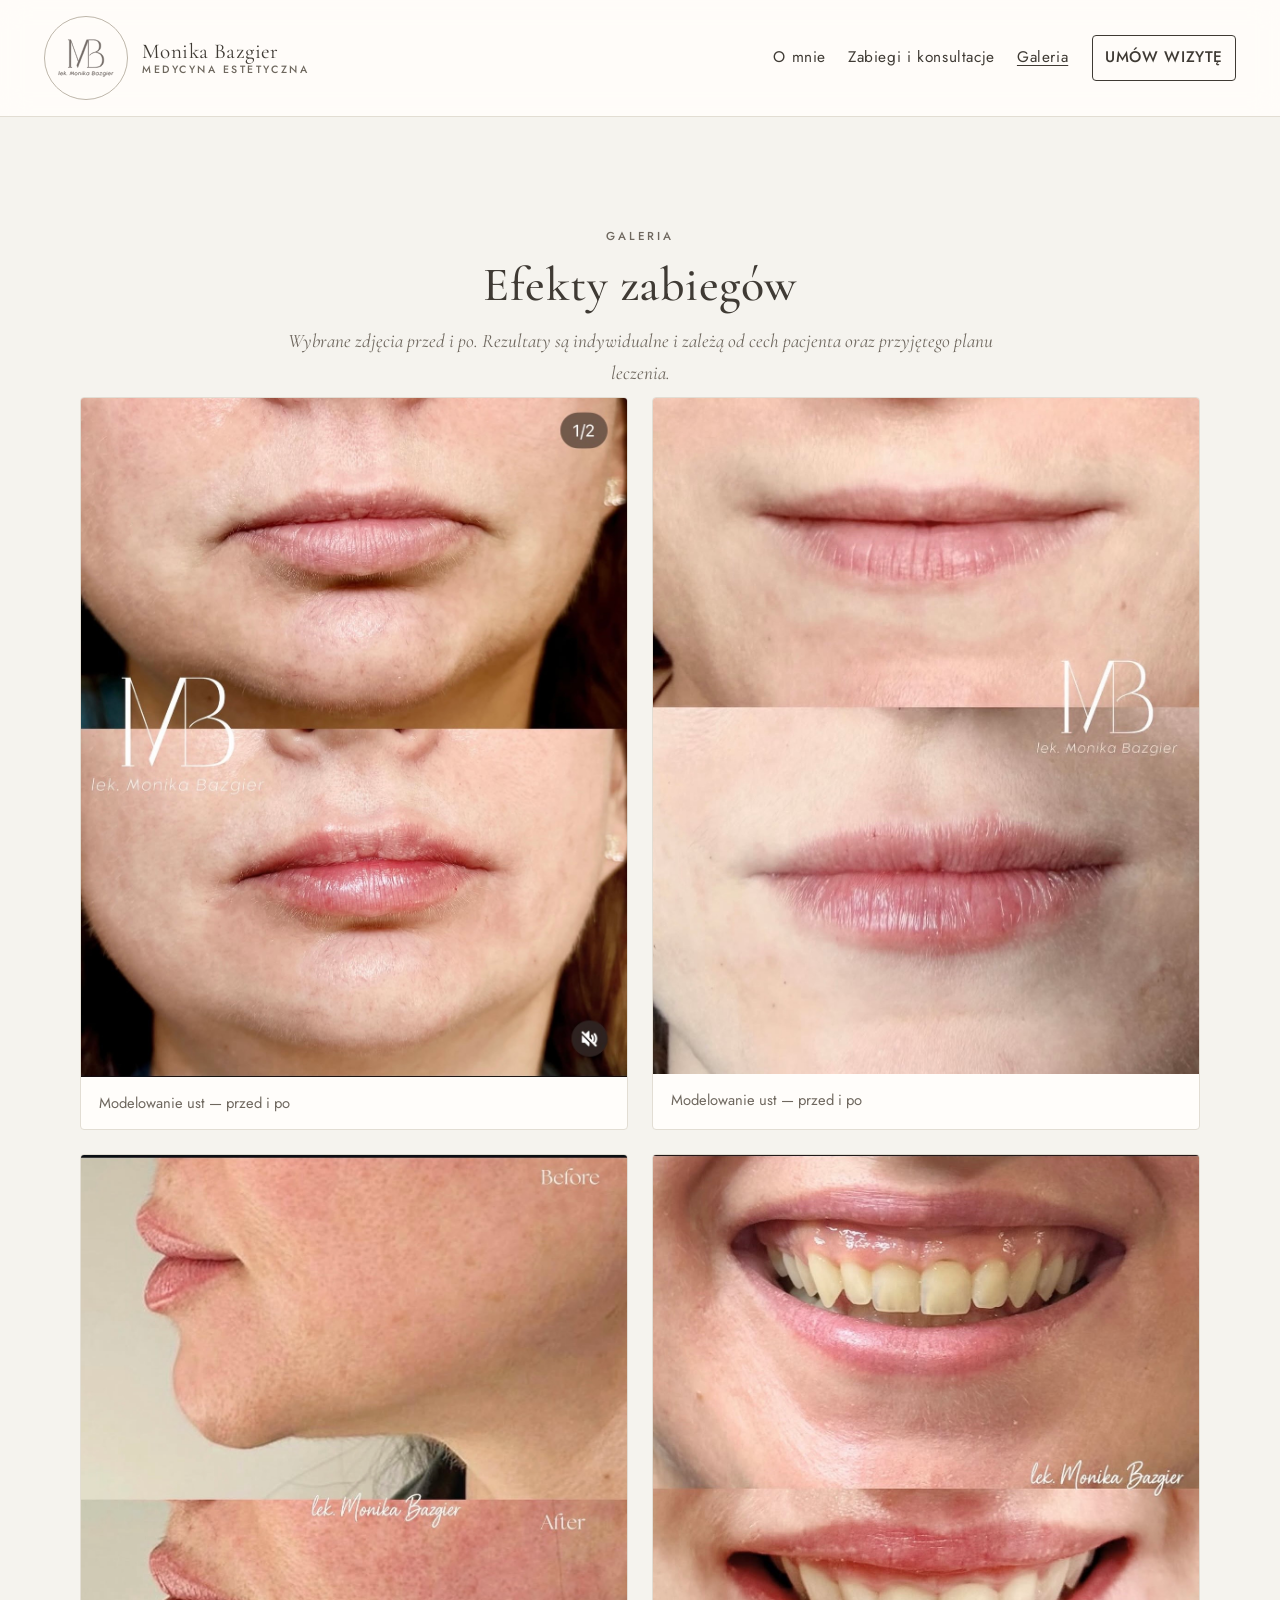
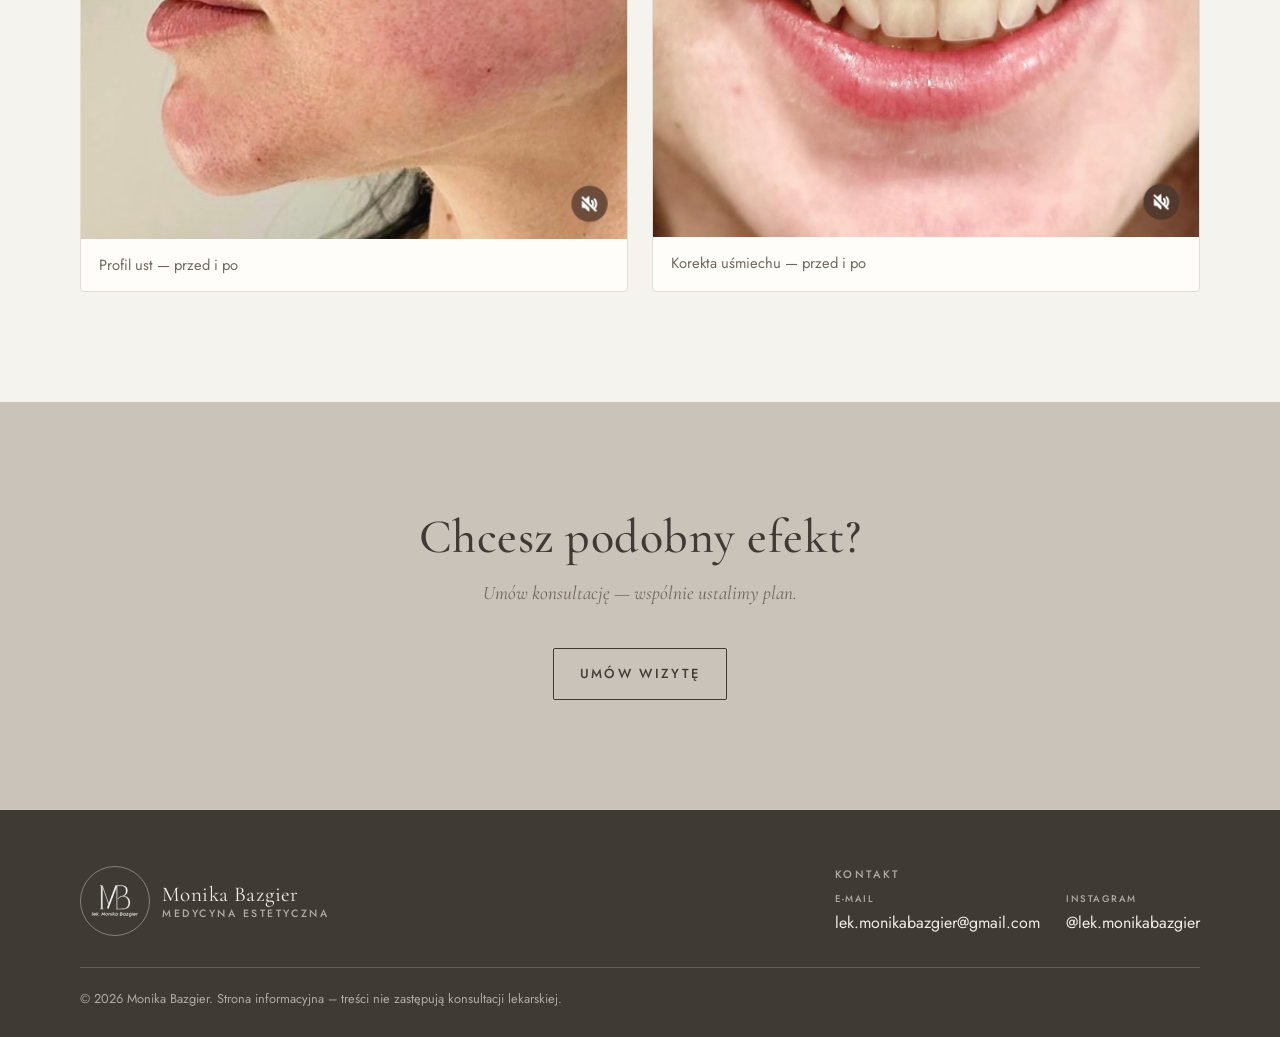
<file: prototype/galeria.html>
<!doctype html>
<html lang="pl">
  <head>
    <meta charset="utf-8" />
    <meta name="viewport" content="width=device-width, initial-scale=1" />
    <title>Galeria | Monika Bazgier — medycyna estetyczna</title>
    <meta
      name="description"
      content="Galeria efektów zabiegów medycyny estetycznej Moniki Bazgier — zdjęcia przed i po. Rezultaty są indywidualne."
    />
    <meta name="robots" content="index,follow" />
    <meta name="theme-color" content="#f5f3ee" />
    <link rel="icon" type="image/svg+xml" href="assets/favicon.svg" />
    <link
      rel="canonical"
      href="https://maciej2020.github.io/Prototype/prototype/galeria.html"
    />
    <meta property="og:type" content="website" />
    <meta
      property="og:url"
      content="https://maciej2020.github.io/Prototype/prototype/galeria.html"
    />
    <meta property="og:title" content="Galeria | Monika Bazgier" />
    <meta
      property="og:site_name"
      content="Monika Bazgier — medycyna estetyczna"
    />
    <meta property="og:locale" content="pl_PL" />
    <meta
      property="og:description"
      content="Galeria efektów zabiegów medycyny estetycznej — zdjęcia przed i po. Rezultaty są indywidualne."
    />
    <meta
      property="og:image"
      content="https://maciej2020.github.io/Prototype/prototype/assets/about-photo.JPG"
    />
    <meta
      property="og:image:alt"
      content="Monika Bazgier — lekarz medycyny estetycznej"
    />
    <meta property="og:image:width" content="1536" />
    <meta property="og:image:height" content="2048" />
    <meta name="twitter:card" content="summary_large_image" />
    <meta name="twitter:title" content="Galeria | Monika Bazgier" />
    <meta
      name="twitter:description"
      content="Galeria efektów zabiegów medycyny estetycznej — zdjęcia przed i po. Rezultaty są indywidualne."
    />
    <meta
      name="twitter:image"
      content="https://maciej2020.github.io/Prototype/prototype/assets/about-photo.JPG"
    />
    <link rel="preconnect" href="https://fonts.googleapis.com" />
    <link rel="preconnect" href="https://fonts.gstatic.com" crossorigin />
    <link
      href="https://fonts.googleapis.com/css2?family=Cormorant+Garamond:ital,wght@0,400;0,500;1,400;1,500&family=Jost:wght@300;400;500&display=swap"
      rel="stylesheet"
    />
    <link rel="stylesheet" href="css/styles.css" />

    <script type="speculationrules">
      {
        "prerender": [
          {
            "source": "document",
            "where": { "href_matches": "/*" },
            "eagerness": "moderate"
          }
        ]
      }
    </script>

    <script type="application/ld+json">
      {
        "@context": "https://schema.org",
        "@type": "Physician",
        "@id": "https://maciej2020.github.io/Prototype/prototype/#physician",
        "name": "Monika Bazgier",
        "description": "Lekarz medycyny estetycznej — indywidualne podejście, kwalifikacja i naturalny efekt.",
        "url": "https://maciej2020.github.io/Prototype/prototype/galeria.html",
        "image": "https://maciej2020.github.io/Prototype/prototype/assets/about-photo.JPG"
      }
    </script>
  </head>
  <body>
    <a class="skip-link" href="#main">Przejdź do treści</a>

    <noscript>
      <nav class="fallback-nav" aria-label="Nawigacja zapasowa">
        <a href="index.html">Strona główna</a>
        <a href="o-mnie.html">O mnie</a>
        <a href="zabiegi.html">Zabiegi i konsultacje</a>
        <a href="galeria.html">Galeria</a>
        <a href="umow-wizyte.html">Umów wizytę</a>
      </nav>
    </noscript>

    <header class="site-header" data-header>
      <a
        class="brand"
        href="index.html"
        aria-label="Monika Bazgier — strona główna"
      >
        <span class="brand__mark" aria-hidden="true"
          ><img
            class="brand__mark-img"
            src="assets/logo_3.svg"
            alt=""
            width="759"
            height="513"
            decoding="async"
        /></span>
        <span class="brand__lockup">
          <span class="brand__name">Monika Bazgier</span>
          <span class="brand__meta">Medycyna estetyczna</span>
        </span>
      </a>

      <button
        class="nav-toggle"
        type="button"
        aria-label="Otwórz menu"
        aria-expanded="false"
        aria-controls="site-nav"
        data-menu-button
      >
        <span aria-hidden="true"></span>
        <span aria-hidden="true"></span>
        <span aria-hidden="true"></span>
      </button>

      <nav
        class="site-nav"
        id="site-nav"
        aria-label="Nawigacja główna"
        data-nav
      >
        <a href="o-mnie.html" data-navlink>O mnie</a>
        <a href="zabiegi.html" data-navlink>Zabiegi i konsultacje</a>
        <a href="galeria.html" data-navlink aria-current="page">Galeria</a>
        <a
          class="btn btn--outline nav__cta"
          href="umow-wizyte.html"
          data-navlink
          >Umów wizytę</a
        >
      </nav>
    </header>

    <main id="main">
      <section class="band" aria-labelledby="galeria-title">
        <div class="container">
          <div class="section-head">
            <p class="kicker">Galeria</p>
            <h1 id="galeria-title">Efekty zabiegów</h1>
            <p class="lead">
              Wybrane zdjęcia przed i po. Rezultaty są indywidualne i zależą od
              cech pacjenta oraz przyjętego planu leczenia.
            </p>
          </div>

          <div class="gallery">
            <figure class="gallery__item">
              <img
                src="assets/1.jpg"
                alt="Modelowanie ust — efekt przed i po"
                width="1179"
                height="1466"
                loading="lazy"
                decoding="async"
              />
              <figcaption class="gallery__cap">
                Modelowanie ust — przed i po
              </figcaption>
            </figure>

            <figure class="gallery__item">
              <img
                src="assets/2.jpg"
                alt="Modelowanie ust — efekt przed i po"
                width="1179"
                height="1459"
                loading="lazy"
                decoding="async"
              />
              <figcaption class="gallery__cap">
                Modelowanie ust — przed i po
              </figcaption>
            </figure>

            <figure class="gallery__item">
              <img
                src="assets/3.jpg"
                alt="Modelowanie ust — ujęcie profilowe, przed i po"
                width="1179"
                height="1476"
                loading="lazy"
                decoding="async"
              />
              <figcaption class="gallery__cap">
                Profil ust — przed i po
              </figcaption>
            </figure>

            <figure class="gallery__item">
              <img
                src="assets/4.jpg"
                alt="Korekta linii ust i uśmiechu — przed i po"
                width="1179"
                height="1471"
                loading="lazy"
                decoding="async"
              />
              <figcaption class="gallery__cap">
                Korekta uśmiechu — przed i po
              </figcaption>
            </figure>
          </div>
        </div>
      </section>

      <section class="band band--greige" aria-labelledby="galeria-cta">
        <div class="container section-head">
          <h2 id="galeria-cta">Chcesz podobny efekt?</h2>
          <p class="lead">Umów konsultację — wspólnie ustalimy plan.</p>
          <div class="hero__actions">
            <a class="btn btn--outline" href="umow-wizyte.html">Umów wizytę</a>
          </div>
        </div>
      </section>
    </main>

    <footer class="site-footer">
      <div class="site-footer__inner">
        <div class="site-footer__brand">
          <span class="brand__mark brand__mark--sm" aria-hidden="true"
            ><img
              class="brand__mark-img"
              src="assets/logo_1.svg"
              alt=""
              width="759"
              height="513"
              decoding="async"
          /></span>
          <span class="brand__lockup">
            <span class="brand__name">Monika Bazgier</span>
            <span class="brand__meta">Medycyna estetyczna</span>
          </span>
        </div>

        <div class="site-footer__contact-group">
          <p class="site-footer__contact-title">Kontakt</p>
          <div class="site-footer__contact">
            <div class="site-footer__contact-item">
              <span class="site-footer__contact-label">E-mail</span>
              <a href="mailto:kontakt@example.com"
                >lek.monikabazgier@gmail.com</a
              >
            </div>
            <div class="site-footer__contact-item">
              <span class="site-footer__contact-label">Instagram</span>
              <a
                href="https://www.instagram.com/lek.monikabazgier/"
                rel="noopener"
                target="_blank"
                >@lek.monikabazgier
              </a>
            </div>
          </div>
        </div>
      </div>

      <p class="site-footer__copy">
        &copy; <span data-current-year>2026</span> Monika Bazgier. Strona
        informacyjna – treści nie zastępują konsultacji lekarskiej.
      </p>
    </footer>

    <script src="js/app.js" defer></script>
  </body>
</html>
</file>
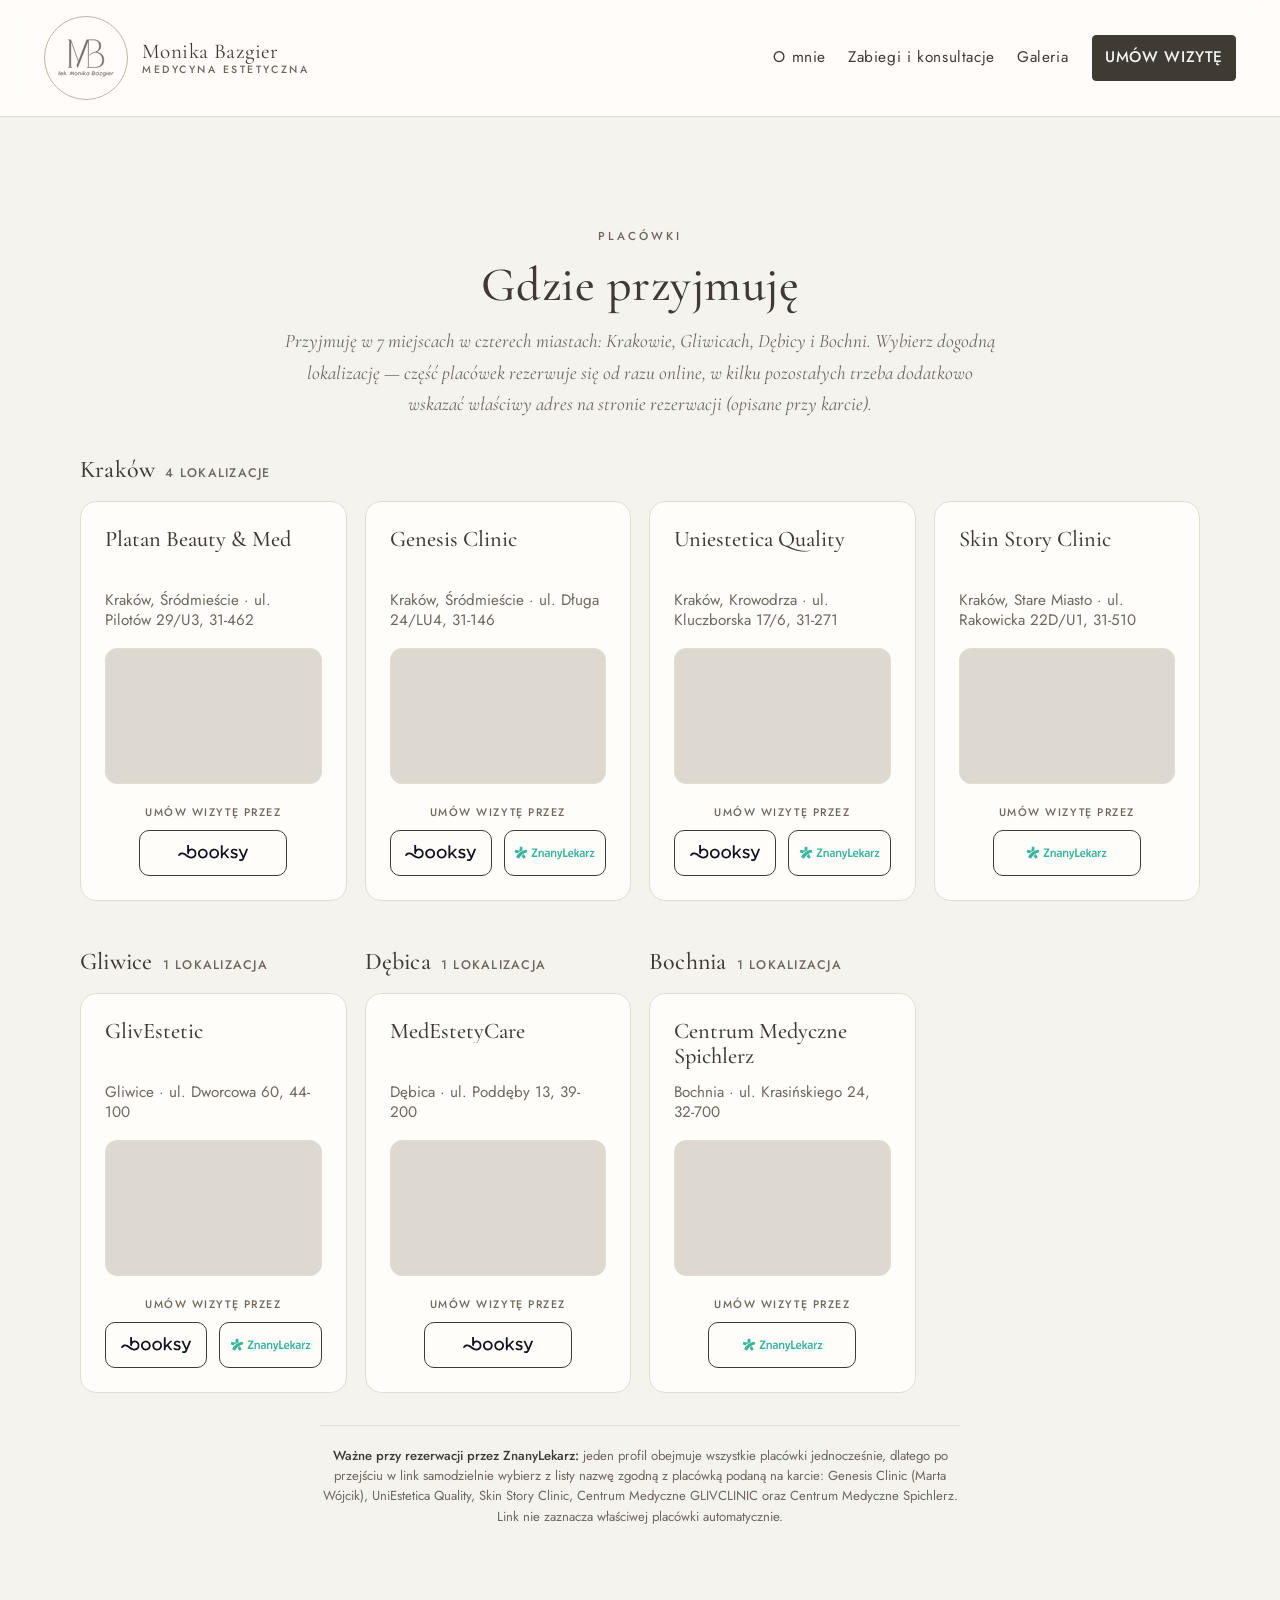
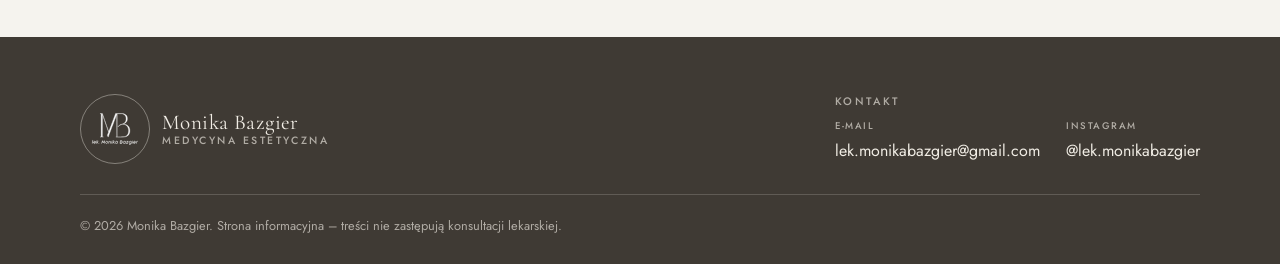
<file: prototype/umow-wizyte.html>
<!doctype html>
<html lang="pl">
  <head>
    <meta charset="utf-8" />
    <meta name="viewport" content="width=device-width, initial-scale=1" />
    <title>Umów wizytę | Monika Bazgier — medycyna estetyczna</title>
    <meta
      name="description"
      content="Umów wizytę u Moniki Bazgier — 7 lokalizacji z rejestracją. Kontakt: e-mail i Instagram. Wizyty po wcześniejszej rejestracji."
    />
    <meta name="robots" content="index,follow" />
    <meta name="theme-color" content="#f5f3ee" />
    <link rel="icon" type="image/svg+xml" href="assets/favicon.svg" />
    <link
      rel="canonical"
      href="https://maciej2020.github.io/Prototype/prototype/umow-wizyte.html"
    />
    <meta property="og:type" content="website" />
    <meta
      property="og:url"
      content="https://maciej2020.github.io/Prototype/prototype/umow-wizyte.html"
    />
    <meta property="og:title" content="Umów wizytę | Monika Bazgier" />
    <meta
      property="og:site_name"
      content="Monika Bazgier — medycyna estetyczna"
    />
    <meta property="og:locale" content="pl_PL" />
    <meta
      property="og:description"
      content="Umów wizytę u Moniki Bazgier — 7 lokalizacji w czterech miastach. Wizyty po wcześniejszej rejestracji."
    />
    <meta
      property="og:image"
      content="https://maciej2020.github.io/Prototype/prototype/assets/about-photo.JPG"
    />
    <meta
      property="og:image:alt"
      content="Monika Bazgier — lekarz medycyny estetycznej"
    />
    <meta property="og:image:width" content="1536" />
    <meta property="og:image:height" content="2048" />
    <meta name="twitter:card" content="summary_large_image" />
    <meta name="twitter:title" content="Umów wizytę | Monika Bazgier" />
    <meta
      name="twitter:description"
      content="Umów wizytę u Moniki Bazgier — 7 lokalizacji w czterech miastach. Wizyty po wcześniejszej rejestracji."
    />
    <meta
      name="twitter:image"
      content="https://maciej2020.github.io/Prototype/prototype/assets/about-photo.JPG"
    />
    <link rel="preconnect" href="https://fonts.googleapis.com" />
    <link rel="preconnect" href="https://fonts.gstatic.com" crossorigin />
    <link
      href="https://fonts.googleapis.com/css2?family=Cormorant+Garamond:ital,wght@0,400;0,500;1,400;1,500&family=Jost:wght@300;400;500&display=swap"
      rel="stylesheet"
    />
    <link rel="stylesheet" href="css/styles.css" />

    <script type="speculationrules">
      {
        "prerender": [
          {
            "source": "document",
            "where": { "href_matches": "/*" },
            "eagerness": "moderate"
          }
        ]
      }
    </script>

    <script type="application/ld+json">
      {
        "@context": "https://schema.org",
        "@type": "Physician",
        "@id": "https://maciej2020.github.io/Prototype/prototype/#physician",
        "name": "Monika Bazgier",
        "description": "Lekarz medycyny estetycznej — indywidualne podejście, kwalifikacja i naturalny efekt.",
        "url": "https://maciej2020.github.io/Prototype/prototype/umow-wizyte.html",
        "image": "https://maciej2020.github.io/Prototype/prototype/assets/about-photo.JPG",
        "location": [
          {
            "@type": "MedicalClinic",
            "name": "Platan Beauty & Med",
            "address": {
              "@type": "PostalAddress",
              "streetAddress": "ul. Pilotów 29/U3",
              "postalCode": "31-462",
              "addressLocality": "Kraków",
              "addressCountry": "PL"
            }
          },
          {
            "@type": "MedicalClinic",
            "name": "Genesis Clinic",
            "address": {
              "@type": "PostalAddress",
              "streetAddress": "ul. Długa 24/LU4",
              "postalCode": "31-146",
              "addressLocality": "Kraków",
              "addressCountry": "PL"
            }
          },
          {
            "@type": "MedicalClinic",
            "name": "Uniestetica Quality",
            "address": {
              "@type": "PostalAddress",
              "streetAddress": "ul. Kluczborska 17/6",
              "postalCode": "31-271",
              "addressLocality": "Kraków",
              "addressCountry": "PL"
            }
          },
          {
            "@type": "MedicalClinic",
            "name": "Skin Story Clinic",
            "address": {
              "@type": "PostalAddress",
              "streetAddress": "ul. Rakowicka 22D/U1",
              "postalCode": "31-510",
              "addressLocality": "Kraków",
              "addressCountry": "PL"
            }
          },
          {
            "@type": "MedicalClinic",
            "name": "GlivEstetic",
            "address": {
              "@type": "PostalAddress",
              "streetAddress": "ul. Dworcowa 60",
              "postalCode": "44-100",
              "addressLocality": "Gliwice",
              "addressCountry": "PL"
            }
          },
          {
            "@type": "MedicalClinic",
            "name": "MedEstetyCare",
            "address": {
              "@type": "PostalAddress",
              "streetAddress": "ul. Poddęby 13",
              "postalCode": "39-200",
              "addressLocality": "Dębica",
              "addressCountry": "PL"
            }
          },
          {
            "@type": "MedicalClinic",
            "name": "Centrum Medyczne Spichlerz",
            "address": {
              "@type": "PostalAddress",
              "streetAddress": "ul. Krasińskiego 24",
              "postalCode": "32-700",
              "addressLocality": "Bochnia",
              "addressCountry": "PL"
            }
          }
        ]
      }
    </script>
  </head>
  <body>
    <a class="skip-link" href="#main">Przejdź do treści</a>

    <noscript>
      <nav class="fallback-nav" aria-label="Nawigacja zapasowa">
        <a href="index.html">Strona główna</a>
        <a href="o-mnie.html">O mnie</a>
        <a href="zabiegi.html">Zabiegi i konsultacje</a>
        <a href="galeria.html">Galeria</a>
        <a href="umow-wizyte.html">Umów wizytę</a>
      </nav>
    </noscript>

    <header class="site-header" data-header>
      <a
        class="brand"
        href="index.html"
        aria-label="Monika Bazgier — strona główna"
      >
        <span class="brand__mark" aria-hidden="true"
          ><img
            class="brand__mark-img"
            src="assets/logo_3.svg"
            alt=""
            width="759"
            height="513"
            decoding="async"
        /></span>
        <span class="brand__lockup">
          <span class="brand__name">Monika Bazgier</span>
          <span class="brand__meta">Medycyna estetyczna</span>
        </span>
      </a>

      <button
        class="nav-toggle"
        type="button"
        aria-label="Otwórz menu"
        aria-expanded="false"
        aria-controls="site-nav"
        data-menu-button
      >
        <span aria-hidden="true"></span>
        <span aria-hidden="true"></span>
        <span aria-hidden="true"></span>
      </button>

      <nav
        class="site-nav"
        id="site-nav"
        aria-label="Nawigacja główna"
        data-nav
      >
        <a href="o-mnie.html" data-navlink>O mnie</a>
        <a href="zabiegi.html" data-navlink>Zabiegi i konsultacje</a>
        <a href="galeria.html" data-navlink>Galeria</a>
        <a
          class="btn btn--outline nav__cta"
          href="umow-wizyte.html"
          data-navlink
          aria-current="page"
          >Umów wizytę</a
        >
      </nav>
    </header>

    <main id="main">
      <section class="band" aria-labelledby="placowki-title">
        <div class="container">
          <div class="section-head">
            <p class="kicker">Placówki</p>
            <h1 id="placowki-title">Gdzie przyjmuję</h1>
            <p class="lead">
              Przyjmuję w 7 miejscach w czterech miastach: Krakowie, Gliwicach,
              Dębicy i Bochni. Wybierz dogodną lokalizację — część placówek
              rezerwuje się od razu online, w kilku pozostałych trzeba dodatkowo
              wskazać właściwy adres na stronie rezerwacji (opisane przy
              karcie).
            </p>
          </div>

          <div class="locations-groups">
            <div class="locations-group">
              <h3 class="locations-group__title">
                Kraków
                <span class="locations-group__count">4 lokalizacje</span>
              </h3>
              <div class="locations">
                <article class="location-card">
                  <div class="location-card__head">
                    <span class="location-card__name"
                      >Platan Beauty &amp; Med</span
                    >
                  </div>
                  <span class="location-card__addr"
                    >Kraków, Śródmieście · ul. Pilotów 29/U3, 31-462</span
                  >
                  <div class="location-card__map">
                    <button
                      type="button"
                      class="location-card__map-facade"
                      data-map-embed
                      data-map-src="https://www.google.com/maps?q=Pilot%C3%B3w+29%2C+Krak%C3%B3w&amp;output=embed"
                      data-map-title="Mapa – Pilotów 29, Kraków"
                      aria-label="Pokaż mapę: Pilotów 29, Kraków"
                    >
                      <svg
                        class="location-card__map-pin"
                        viewBox="0 0 24 24"
                        width="30"
                        height="30"
                        aria-hidden="true"
                        focusable="false"
                      >
                        <path
                          fill="currentColor"
                          d="M12 2a7 7 0 0 0-7 7c0 4.9 5.4 11.6 6.6 13.1a.5.5 0 0 0 .8 0C13.6 20.6 19 13.9 19 9a7 7 0 0 0-7-7Zm0 9.5A2.5 2.5 0 1 1 12 6.5a2.5 2.5 0 0 1 0 5Z"
                        />
                      </svg>
                      <span class="location-card__map-facade-text"
                        >Pokaż mapę</span
                      >
                    </button>
                  </div>
                  <div class="location-card__footer">
                    <p class="location-card__book-label">Umów wizytę przez</p>
                    <div
                      class="location-card__platforms location-card__platforms--single"
                    >
                      <a
                        class="location-card__platform"
                        href="https://booksy.com/pl-pl/12451_platan-beauty-med_salon-kosmetyczny_31961_srodmiescie/staffer/827641#ba_s=sr_1"
                        target="_blank"
                        rel="noopener"
                      >
                        <img
                          class="location-card__platform-logo"
                          src="assets/Booksy/Booksy_ids73C7DI8_0.svg"
                          alt="Booksy"
                          width="220"
                          height="50"
                          loading="lazy"
                          decoding="async"
                        />
                      </a>
                    </div>
                  </div>
                </article>
                <article class="location-card">
                  <div class="location-card__head">
                    <span class="location-card__name">Genesis Clinic</span>
                  </div>
                  <span class="location-card__addr"
                    >Kraków, Śródmieście · ul. Długa 24/LU4, 31-146</span
                  >
                  <div class="location-card__map">
                    <button
                      type="button"
                      class="location-card__map-facade"
                      data-map-embed
                      data-map-src="https://www.google.com/maps?q=D%C5%82uga+24%2C+Krak%C3%B3w&amp;output=embed"
                      data-map-title="Mapa – Długa 24, Kraków"
                      aria-label="Pokaż mapę: Długa 24, Kraków"
                    >
                      <svg
                        class="location-card__map-pin"
                        viewBox="0 0 24 24"
                        width="30"
                        height="30"
                        aria-hidden="true"
                        focusable="false"
                      >
                        <path
                          fill="currentColor"
                          d="M12 2a7 7 0 0 0-7 7c0 4.9 5.4 11.6 6.6 13.1a.5.5 0 0 0 .8 0C13.6 20.6 19 13.9 19 9a7 7 0 0 0-7-7Zm0 9.5A2.5 2.5 0 1 1 12 6.5a2.5 2.5 0 0 1 0 5Z"
                        />
                      </svg>
                      <span class="location-card__map-facade-text"
                        >Pokaż mapę</span
                      >
                    </button>
                  </div>
                  <div class="location-card__footer">
                    <p class="location-card__book-label">Umów wizytę przez</p>
                    <div class="location-card__platforms">
                      <a
                        class="location-card__platform"
                        href="https://booksy.com/pl-pl/288545_genesis-clinic_medycyna-estetyczna_8820_krakow/staffer/821994#ba_s=sr_1"
                        target="_blank"
                        rel="noopener"
                      >
                        <img
                          class="location-card__platform-logo"
                          src="assets/Booksy/Booksy_ids73C7DI8_0.svg"
                          alt="Booksy"
                          width="220"
                          height="50"
                          loading="lazy"
                          decoding="async"
                        />
                      </a>
                      <a
                        class="location-card__platform"
                        href="https://www.znanylekarz.pl/placowki/genesis-clinic-marta-wojcik"
                        target="_blank"
                        rel="noopener"
                      >
                        <img
                          class="location-card__platform-logo"
                          src="assets/ZnanyLekarz-logo.svg"
                          alt="ZnanyLekarz"
                          width="507"
                          height="98"
                          loading="lazy"
                          decoding="async"
                        />
                      </a>
                    </div>
                  </div>
                </article>
                <article class="location-card">
                  <div class="location-card__head">
                    <span class="location-card__name">Uniestetica Quality</span>
                  </div>
                  <span class="location-card__addr"
                    >Kraków, Krowodrza · ul. Kluczborska 17/6, 31-271</span
                  >
                  <div class="location-card__map">
                    <button
                      type="button"
                      class="location-card__map-facade"
                      data-map-embed
                      data-map-src="https://www.google.com/maps?q=Kluczborska+17%2C+Krak%C3%B3w&amp;output=embed"
                      data-map-title="Mapa – Kluczborska 17, Kraków"
                      aria-label="Pokaż mapę: Kluczborska 17, Kraków"
                    >
                      <svg
                        class="location-card__map-pin"
                        viewBox="0 0 24 24"
                        width="30"
                        height="30"
                        aria-hidden="true"
                        focusable="false"
                      >
                        <path
                          fill="currentColor"
                          d="M12 2a7 7 0 0 0-7 7c0 4.9 5.4 11.6 6.6 13.1a.5.5 0 0 0 .8 0C13.6 20.6 19 13.9 19 9a7 7 0 0 0-7-7Zm0 9.5A2.5 2.5 0 1 1 12 6.5a2.5 2.5 0 0 1 0 5Z"
                        />
                      </svg>
                      <span class="location-card__map-facade-text"
                        >Pokaż mapę</span
                      >
                    </button>
                  </div>
                  <div class="location-card__footer">
                    <p class="location-card__book-label">Umów wizytę przez</p>
                    <div class="location-card__platforms">
                      <a
                        class="location-card__platform"
                        href="https://booksy.com/pl-pl/350927_uniestetica-quality-centrum-chirurgii-plastycznej-rekonstrukcyjnej-i-medycyny-estetycznej_medycyna-estetyczna_8820_krakow/staffer/835163#ba_s=sr_1"
                        target="_blank"
                        rel="noopener"
                      >
                        <img
                          class="location-card__platform-logo"
                          src="assets/Booksy/Booksy_ids73C7DI8_0.svg"
                          alt="Booksy"
                          width="220"
                          height="50"
                          loading="lazy"
                          decoding="async"
                        />
                      </a>
                      <a
                        class="location-card__platform"
                        href="https://www.znanylekarz.pl/placowki/uniestetica-quality-polsko-wloska-grupa-medyczna"
                        target="_blank"
                        rel="noopener"
                      >
                        <img
                          class="location-card__platform-logo"
                          src="assets/ZnanyLekarz-logo.svg"
                          alt="ZnanyLekarz"
                          width="507"
                          height="98"
                          loading="lazy"
                          decoding="async"
                        />
                      </a>
                    </div>
                  </div>
                </article>
                <article class="location-card">
                  <div class="location-card__head">
                    <span class="location-card__name">Skin Story Clinic</span>
                  </div>
                  <span class="location-card__addr"
                    >Kraków, Stare Miasto · ul. Rakowicka 22D/U1, 31-510</span
                  >
                  <div class="location-card__map">
                    <button
                      type="button"
                      class="location-card__map-facade"
                      data-map-embed
                      data-map-src="https://www.google.com/maps?q=Rakowicka+22D%2C+Krak%C3%B3w&amp;output=embed"
                      data-map-title="Mapa – Rakowicka 22D, Kraków"
                      aria-label="Pokaż mapę: Rakowicka 22D, Kraków"
                    >
                      <svg
                        class="location-card__map-pin"
                        viewBox="0 0 24 24"
                        width="30"
                        height="30"
                        aria-hidden="true"
                        focusable="false"
                      >
                        <path
                          fill="currentColor"
                          d="M12 2a7 7 0 0 0-7 7c0 4.9 5.4 11.6 6.6 13.1a.5.5 0 0 0 .8 0C13.6 20.6 19 13.9 19 9a7 7 0 0 0-7-7Zm0 9.5A2.5 2.5 0 1 1 12 6.5a2.5 2.5 0 0 1 0 5Z"
                        />
                      </svg>
                      <span class="location-card__map-facade-text"
                        >Pokaż mapę</span
                      >
                    </button>
                  </div>
                  <div class="location-card__footer">
                    <p class="location-card__book-label">Umów wizytę przez</p>
                    <div
                      class="location-card__platforms location-card__platforms--single"
                    >
                      <a
                        class="location-card__platform"
                        href="https://www.znanylekarz.pl/placowki/skin-story-clinic"
                        target="_blank"
                        rel="noopener"
                      >
                        <img
                          class="location-card__platform-logo"
                          src="assets/ZnanyLekarz-logo.svg"
                          alt="ZnanyLekarz"
                          width="507"
                          height="98"
                          loading="lazy"
                          decoding="async"
                        />
                      </a>
                    </div>
                  </div>
                </article>
              </div>
            </div>

            <div class="locations-group">
              <h3 class="locations-group__title">
                Gliwice
                <span class="locations-group__count">1 lokalizacja</span>
              </h3>
              <div class="locations">
                <article class="location-card">
                  <div class="location-card__head">
                    <span class="location-card__name">GlivEstetic</span>
                  </div>
                  <span class="location-card__addr"
                    >Gliwice · ul. Dworcowa 60, 44-100</span
                  >
                  <div class="location-card__map">
                    <button
                      type="button"
                      class="location-card__map-facade"
                      data-map-embed
                      data-map-src="https://www.google.com/maps?q=Dworcowa+60%2C+Gliwice&amp;output=embed"
                      data-map-title="Mapa – Dworcowa 60, Gliwice"
                      aria-label="Pokaż mapę: Dworcowa 60, Gliwice"
                    >
                      <svg
                        class="location-card__map-pin"
                        viewBox="0 0 24 24"
                        width="30"
                        height="30"
                        aria-hidden="true"
                        focusable="false"
                      >
                        <path
                          fill="currentColor"
                          d="M12 2a7 7 0 0 0-7 7c0 4.9 5.4 11.6 6.6 13.1a.5.5 0 0 0 .8 0C13.6 20.6 19 13.9 19 9a7 7 0 0 0-7-7Zm0 9.5A2.5 2.5 0 1 1 12 6.5a2.5 2.5 0 0 1 0 5Z"
                        />
                      </svg>
                      <span class="location-card__map-facade-text"
                        >Pokaż mapę</span
                      >
                    </button>
                  </div>
                  <div class="location-card__footer">
                    <p class="location-card__book-label">Umów wizytę przez</p>
                    <div class="location-card__platforms">
                      <a
                        class="location-card__platform"
                        href="https://booksy.com/pl-pl/157061_glivestetic_medycyna-estetyczna_12795_gliwice/staffer/787292#ba_s=sr_1"
                        target="_blank"
                        rel="noopener"
                      >
                        <img
                          class="location-card__platform-logo"
                          src="assets/Booksy/Booksy_ids73C7DI8_0.svg"
                          alt="Booksy"
                          width="220"
                          height="50"
                          loading="lazy"
                          decoding="async"
                        />
                      </a>
                      <a
                        class="location-card__platform"
                        href="https://www.znanylekarz.pl/placowki/glivestetic"
                        target="_blank"
                        rel="noopener"
                      >
                        <img
                          class="location-card__platform-logo"
                          src="assets/ZnanyLekarz-logo.svg"
                          alt="ZnanyLekarz"
                          width="507"
                          height="98"
                          loading="lazy"
                          decoding="async"
                        />
                      </a>
                    </div>
                  </div>
                </article>
              </div>
            </div>

            <div class="locations-group">
              <h3 class="locations-group__title">
                Dębica
                <span class="locations-group__count">1 lokalizacja</span>
              </h3>
              <div class="locations">
                <article class="location-card">
                  <div class="location-card__head">
                    <span class="location-card__name">MedEstetyCare</span>
                  </div>
                  <span class="location-card__addr"
                    >Dębica · ul. Poddęby 13, 39-200</span
                  >
                  <div class="location-card__map">
                    <button
                      type="button"
                      class="location-card__map-facade"
                      data-map-embed
                      data-map-src="https://www.google.com/maps?q=Podd%C4%99by+13%2C+D%C4%99bica&amp;output=embed"
                      data-map-title="Mapa – Poddęby 13, Dębica"
                      aria-label="Pokaż mapę: Poddęby 13, Dębica"
                    >
                      <svg
                        class="location-card__map-pin"
                        viewBox="0 0 24 24"
                        width="30"
                        height="30"
                        aria-hidden="true"
                        focusable="false"
                      >
                        <path
                          fill="currentColor"
                          d="M12 2a7 7 0 0 0-7 7c0 4.9 5.4 11.6 6.6 13.1a.5.5 0 0 0 .8 0C13.6 20.6 19 13.9 19 9a7 7 0 0 0-7-7Zm0 9.5A2.5 2.5 0 1 1 12 6.5a2.5 2.5 0 0 1 0 5Z"
                        />
                      </svg>
                      <span class="location-card__map-facade-text"
                        >Pokaż mapę</span
                      >
                    </button>
                  </div>
                  <div class="location-card__footer">
                    <p class="location-card__book-label">Umów wizytę przez</p>
                    <div
                      class="location-card__platforms location-card__platforms--single"
                    >
                      <a
                        class="location-card__platform"
                        href="https://booksy.com/pl-pl/153658_medestetycare-marka-dr-pyla-holistyczne-podejscie-do-urody-i-zdrowia_medycyna-estetyczna_11501_debica/staffer/807356#ba_s=sr_1"
                        target="_blank"
                        rel="noopener"
                      >
                        <img
                          class="location-card__platform-logo"
                          src="assets/Booksy/Booksy_ids73C7DI8_0.svg"
                          alt="Booksy"
                          width="220"
                          height="50"
                          loading="lazy"
                          decoding="async"
                        />
                      </a>
                    </div>
                  </div>
                </article>
              </div>
            </div>

            <div class="locations-group">
              <h3 class="locations-group__title">
                Bochnia
                <span class="locations-group__count">1 lokalizacja</span>
              </h3>
              <div class="locations">
                <article class="location-card">
                  <div class="location-card__head">
                    <span class="location-card__name"
                      >Centrum Medyczne Spichlerz</span
                    >
                  </div>
                  <span class="location-card__addr"
                    >Bochnia · ul. Krasińskiego 24, 32-700</span
                  >
                  <div class="location-card__map">
                    <button
                      type="button"
                      class="location-card__map-facade"
                      data-map-embed
                      data-map-src="https://www.google.com/maps?q=Krasi%C5%84skiego+24%2C+Bochnia&amp;output=embed"
                      data-map-title="Mapa – Krasińskiego 24, Bochnia"
                      aria-label="Pokaż mapę: Krasińskiego 24, Bochnia"
                    >
                      <svg
                        class="location-card__map-pin"
                        viewBox="0 0 24 24"
                        width="30"
                        height="30"
                        aria-hidden="true"
                        focusable="false"
                      >
                        <path
                          fill="currentColor"
                          d="M12 2a7 7 0 0 0-7 7c0 4.9 5.4 11.6 6.6 13.1a.5.5 0 0 0 .8 0C13.6 20.6 19 13.9 19 9a7 7 0 0 0-7-7Zm0 9.5A2.5 2.5 0 1 1 12 6.5a2.5 2.5 0 0 1 0 5Z"
                        />
                      </svg>
                      <span class="location-card__map-facade-text"
                        >Pokaż mapę</span
                      >
                    </button>
                  </div>
                  <div class="location-card__footer">
                    <p class="location-card__book-label">Umów wizytę przez</p>
                    <div
                      class="location-card__platforms location-card__platforms--single"
                    >
                      <a
                        class="location-card__platform"
                        href="https://www.znanylekarz.pl/placowki/centrum-medyczne-spichlerz"
                        target="_blank"
                        rel="noopener"
                      >
                        <img
                          class="location-card__platform-logo"
                          src="assets/ZnanyLekarz-logo.svg"
                          alt="ZnanyLekarz"
                          width="507"
                          height="98"
                          loading="lazy"
                          decoding="async"
                        />
                      </a>
                    </div>
                  </div>
                </article>
              </div>
            </div>
          </div>

          <div class="locations-notes">
            <p class="locations-note">
              <strong>Ważne przy rezerwacji przez ZnanyLekarz:</strong> jeden
              profil obejmuje wszystkie placówki jednocześnie, dlatego po
              przejściu w link samodzielnie wybierz z listy nazwę zgodną z
              placówką podaną na karcie: Genesis Clinic (Marta Wójcik),
              UniEstetica Quality, Skin Story Clinic, Centrum Medyczne
              GLIVCLINIC oraz Centrum Medyczne Spichlerz. Link nie zaznacza
              właściwej placówki automatycznie.
            </p>
          </div>
        </div>
      </section>
    </main>

    <footer class="site-footer">
      <div class="site-footer__inner">
        <div class="site-footer__brand">
          <span class="brand__mark brand__mark--sm" aria-hidden="true"
            ><img
              class="brand__mark-img"
              src="assets/logo_1.svg"
              alt=""
              width="759"
              height="513"
              decoding="async"
          /></span>
          <span class="brand__lockup">
            <span class="brand__name">Monika Bazgier</span>
            <span class="brand__meta">Medycyna estetyczna</span>
          </span>
        </div>

        <div class="site-footer__contact-group">
          <p class="site-footer__contact-title">Kontakt</p>
          <div class="site-footer__contact">
            <div class="site-footer__contact-item">
              <span class="site-footer__contact-label">E-mail</span>
              <a href="mailto:kontakt@example.com"
                >lek.monikabazgier@gmail.com</a
              >
            </div>
            <div class="site-footer__contact-item">
              <span class="site-footer__contact-label">Instagram</span>
              <a
                href="https://www.instagram.com/lek.monikabazgier/"
                rel="noopener"
                target="_blank"
                >@lek.monikabazgier
              </a>
            </div>
          </div>
        </div>
      </div>

      <p class="site-footer__copy">
        &copy; <span data-current-year>2026</span> Monika Bazgier. Strona
        informacyjna – treści nie zastępują konsultacji lekarskiej.
      </p>
    </footer>

    <script src="js/app.js" defer></script>
  </body>
</html>
</file>
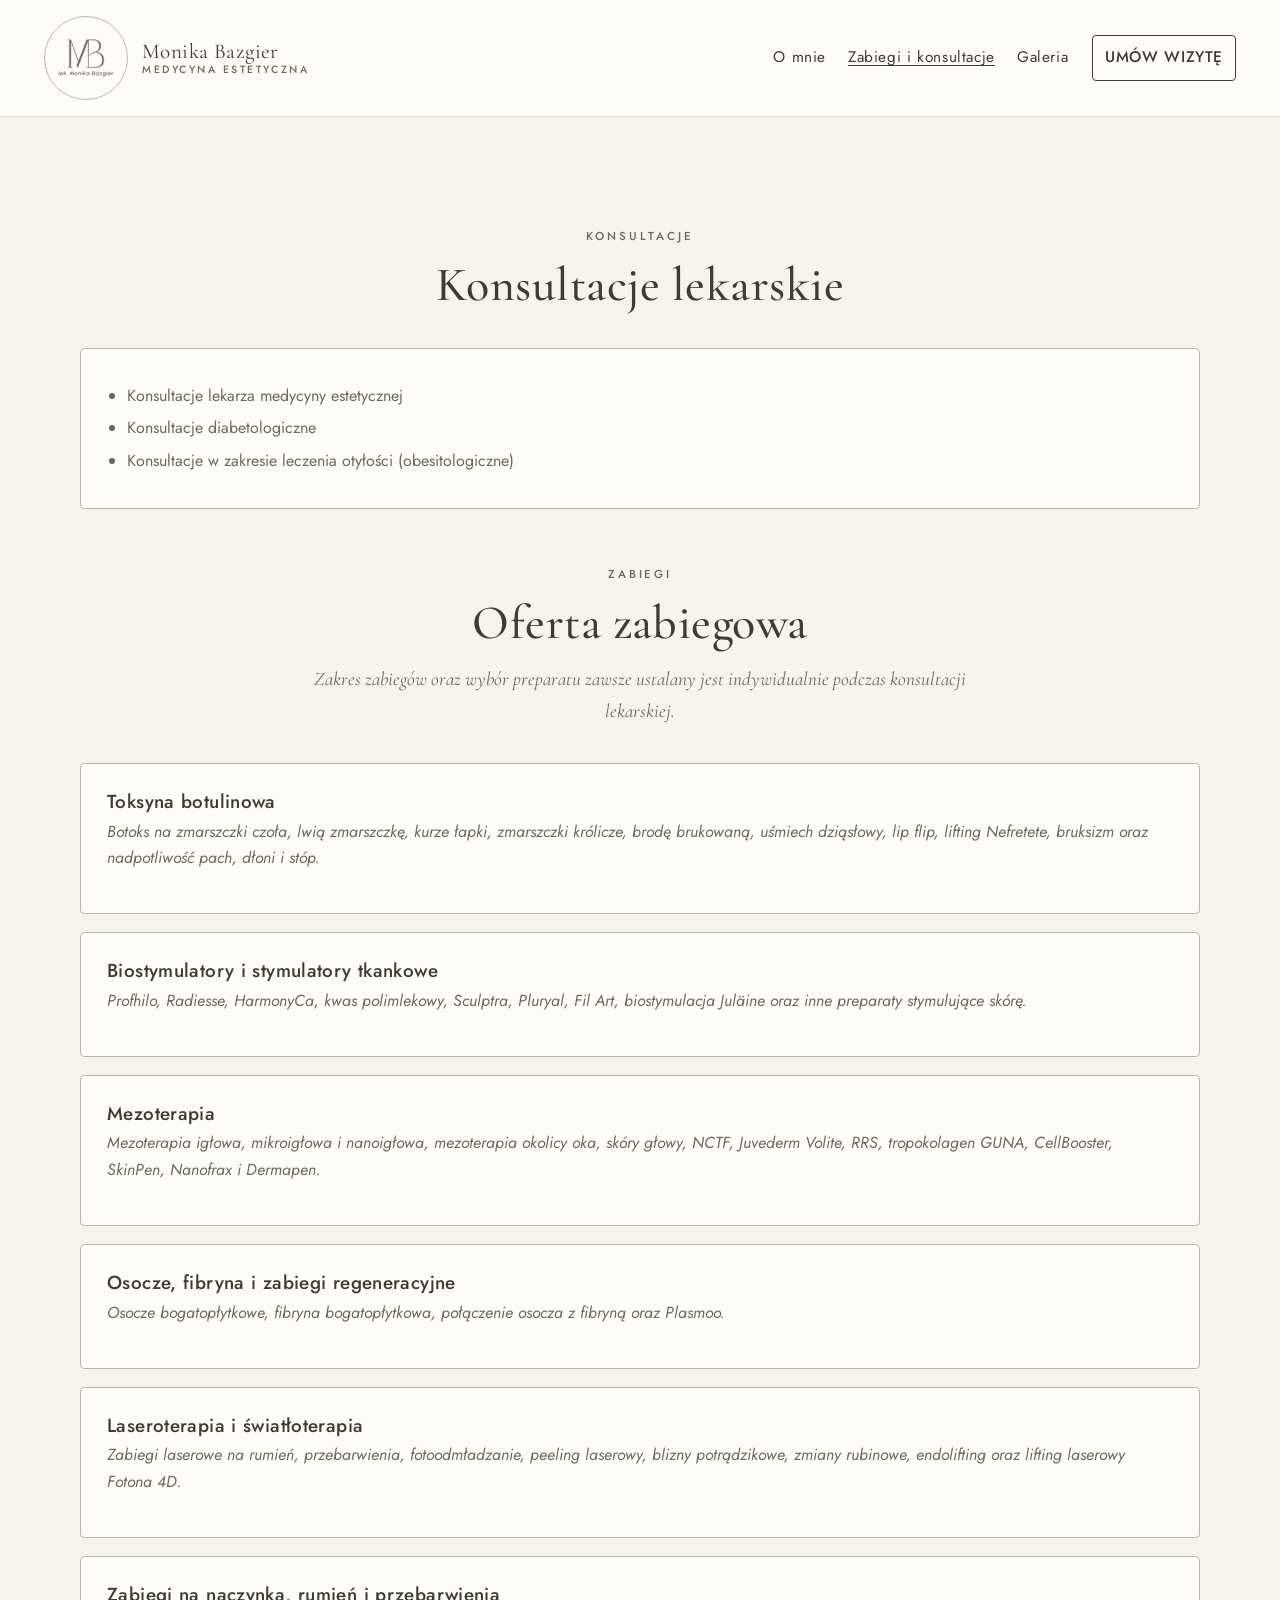
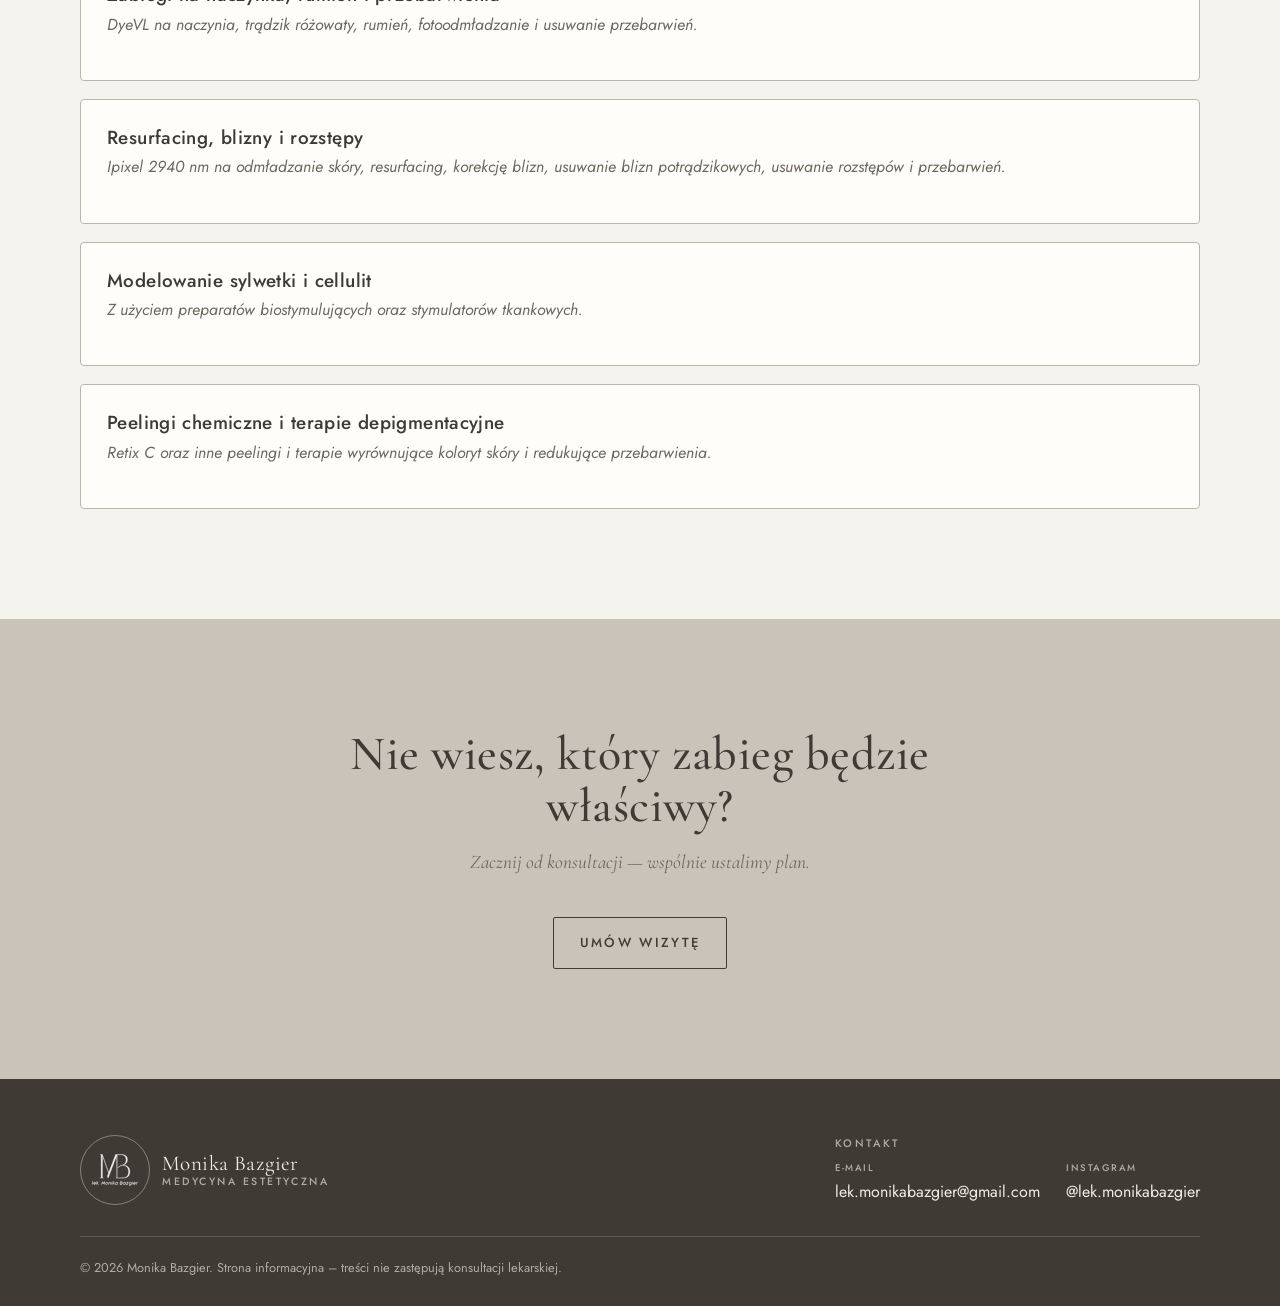
<file: prototype/zabiegi.html>
<!doctype html>
<html lang="pl">
  <head>
    <meta charset="utf-8" />
    <meta name="viewport" content="width=device-width, initial-scale=1" />
    <title>Zabiegi | Monika Bazgier — medycyna estetyczna</title>
    <meta
      name="description"
      content="Oferta zabiegowa: konsultacje, toksyna botulinowa, kwas hialuronowy i wypełniacze, biostymulatory, mezoterapia, laseroterapia, zabiegi regeneracyjne i modelowanie sylwetki."
    />
    <meta name="robots" content="index,follow" />
    <meta name="theme-color" content="#f5f3ee" />
    <link rel="icon" type="image/svg+xml" href="assets/favicon.svg" />
    <link
      rel="canonical"
      href="https://maciej2020.github.io/Prototype/prototype/zabiegi.html"
    />
    <meta property="og:type" content="website" />
    <meta
      property="og:url"
      content="https://maciej2020.github.io/Prototype/prototype/zabiegi.html"
    />
    <meta property="og:title" content="Zabiegi | Monika Bazgier" />
    <meta
      property="og:site_name"
      content="Monika Bazgier — medycyna estetyczna"
    />
    <meta property="og:locale" content="pl_PL" />
    <meta
      property="og:description"
      content="Oferta zabiegowa: konsultacje, toksyna botulinowa, kwas hialuronowy i wypełniacze, biostymulatory, mezoterapia, laseroterapia, zabiegi regeneracyjne i modelowanie sylwetki."
    />
    <meta
      property="og:image"
      content="https://maciej2020.github.io/Prototype/prototype/assets/about-photo.JPG"
    />
    <meta
      property="og:image:alt"
      content="Monika Bazgier — lekarz medycyny estetycznej"
    />
    <meta property="og:image:width" content="1536" />
    <meta property="og:image:height" content="2048" />
    <meta name="twitter:card" content="summary_large_image" />
    <meta name="twitter:title" content="Zabiegi | Monika Bazgier" />
    <meta
      name="twitter:description"
      content="Oferta zabiegowa: konsultacje, toksyna botulinowa, kwas hialuronowy i wypełniacze, biostymulatory, mezoterapia, laseroterapia, zabiegi regeneracyjne i modelowanie sylwetki."
    />
    <meta
      name="twitter:image"
      content="https://maciej2020.github.io/Prototype/prototype/assets/about-photo.JPG"
    />
    <link rel="preconnect" href="https://fonts.googleapis.com" />
    <link rel="preconnect" href="https://fonts.gstatic.com" crossorigin />
    <link
      href="https://fonts.googleapis.com/css2?family=Cormorant+Garamond:ital,wght@0,400;0,500;1,400;1,500&family=Jost:wght@300;400;500&display=swap"
      rel="stylesheet"
    />
    <link rel="stylesheet" href="css/styles.css" />

    <script type="speculationrules">
      {
        "prerender": [
          {
            "source": "document",
            "where": { "href_matches": "/*" },
            "eagerness": "moderate"
          }
        ]
      }
    </script>

    <script type="application/ld+json">
      {
        "@context": "https://schema.org",
        "@type": "Physician",
        "@id": "https://maciej2020.github.io/Prototype/prototype/#physician",
        "name": "Monika Bazgier",
        "description": "Lekarz medycyny estetycznej — indywidualne podejście, kwalifikacja i naturalny efekt.",
        "url": "https://maciej2020.github.io/Prototype/prototype/zabiegi.html",
        "image": "https://maciej2020.github.io/Prototype/prototype/assets/about-photo.JPG",
        "availableService": [
          { "@type": "MedicalProcedure", "name": "Konsultacje lekarskie" },
          { "@type": "MedicalProcedure", "name": "Toksyna botulinowa" },
          {
            "@type": "MedicalProcedure",
            "name": "Kwas hialuronowy i wypełniacze"
          },
          {
            "@type": "MedicalProcedure",
            "name": "Biostymulatory i stymulatory tkankowe"
          },
          { "@type": "MedicalProcedure", "name": "Mezoterapia" },
          {
            "@type": "MedicalProcedure",
            "name": "Osocze, fibryna i zabiegi regeneracyjne"
          },
          {
            "@type": "MedicalProcedure",
            "name": "Laseroterapia i światłoterapia"
          },
          {
            "@type": "MedicalProcedure",
            "name": "Zabiegi na naczynka, rumień i przebarwienia"
          },
          {
            "@type": "MedicalProcedure",
            "name": "Resurfacing, blizny i rozstępy"
          },
          {
            "@type": "MedicalProcedure",
            "name": "Modelowanie sylwetki i cellulit"
          },
          {
            "@type": "MedicalProcedure",
            "name": "Zabiegi oczyszczające i rewitalizujące skórę"
          }
        ]
      }
    </script>
  </head>
  <body>
    <a class="skip-link" href="#main">Przejdź do treści</a>

    <noscript>
      <nav class="fallback-nav" aria-label="Nawigacja zapasowa">
        <a href="index.html">Strona główna</a>
        <a href="o-mnie.html">O mnie</a>
        <a href="zabiegi.html">Zabiegi i konsultacje</a>
        <a href="galeria.html">Galeria</a>
        <a href="umow-wizyte.html">Umów wizytę</a>
      </nav>
    </noscript>

    <header class="site-header" data-header>
      <a
        class="brand"
        href="index.html"
        aria-label="Monika Bazgier — strona główna"
      >
        <span class="brand__mark" aria-hidden="true"
          ><img
            class="brand__mark-img"
            src="assets/logo_3.svg"
            alt=""
            width="759"
            height="513"
            decoding="async"
        /></span>
        <span class="brand__lockup">
          <span class="brand__name">Monika Bazgier</span>
          <span class="brand__meta">Medycyna estetyczna</span>
        </span>
      </a>

      <button
        class="nav-toggle"
        type="button"
        aria-label="Otwórz menu"
        aria-expanded="false"
        aria-controls="site-nav"
        data-menu-button
      >
        <span aria-hidden="true"></span>
        <span aria-hidden="true"></span>
        <span aria-hidden="true"></span>
      </button>

      <nav
        class="site-nav"
        id="site-nav"
        aria-label="Nawigacja główna"
        data-nav
      >
        <a href="o-mnie.html" data-navlink>O mnie</a>
        <a href="zabiegi.html" data-navlink aria-current="page"
          >Zabiegi i konsultacje</a
        >
        <a href="galeria.html" data-navlink>Galeria</a>
        <a
          class="btn btn--outline nav__cta"
          href="umow-wizyte.html"
          data-navlink
          >Umów wizytę</a
        >
      </nav>
    </header>

    <main id="main">
      <section
        class="band band--tight-bottom"
        aria-labelledby="konsultacje-title"
      >
        <div class="container">
          <div class="section-head">
            <p class="kicker">Konsultacje</p>
            <h2 id="konsultacje-title">Konsultacje lekarskie</h2>
          </div>

          <div class="offer-list">
            <article class="offer">
              <ul>
                <li>Konsultacje lekarza medycyny estetycznej</li>
                <li>Konsultacje diabetologiczne</li>
                <li>
                  Konsultacje w zakresie leczenia otyłości (obesitologiczne)
                </li>
              </ul>
            </article>
          </div>
        </div>
      </section>

      <section class="band band--tight-top" aria-labelledby="oferta-title">
        <div class="container">
          <div class="section-head">
            <p class="kicker">Zabiegi</p>
            <h1 id="oferta-title">Oferta zabiegowa</h1>
            <p class="lead">
              Zakres zabiegów oraz wybór preparatu zawsze ustalany jest
              indywidualnie podczas konsultacji lekarskiej.
            </p>
          </div>

          <div class="offer-list">
            <article class="offer">
              <h2>Toksyna botulinowa</h2>
              <p class="offer__sub">
                Botoks na zmarszczki czoła, lwią zmarszczkę, kurze łapki,
                zmarszczki królicze, brodę brukowaną, uśmiech dziąsłowy, lip
                flip, lifting Nefretete, bruksizm oraz nadpotliwość pach, dłoni
                i stóp.
              </p>
            </article>

            <article class="offer">
              <h2>Biostymulatory i stymulatory tkankowe</h2>
              <p class="offer__sub">
                Profhilo, Radiesse, HarmonyCa, kwas polimlekowy, Sculptra,
                Pluryal, Fil Art, biostymulacja Juläine oraz inne preparaty
                stymulujące skórę.
              </p>
            </article>

            <article class="offer">
              <h2>Mezoterapia</h2>
              <p class="offer__sub">
                Mezoterapia igłowa, mikroigłowa i nanoigłowa, mezoterapia
                okolicy oka, skóry głowy, NCTF, Juvederm Volite, RRS,
                tropokolagen GUNA, CellBooster, SkinPen, Nanofrax i Dermapen.
              </p>
            </article>

            <article class="offer">
              <h2>Osocze, fibryna i zabiegi regeneracyjne</h2>
              <p class="offer__sub">
                Osocze bogatopłytkowe, fibryna bogatopłytkowa, połączenie osocza
                z fibryną oraz Plasmoo.
              </p>
            </article>

            <article class="offer">
              <h2>Laseroterapia i światłoterapia</h2>
              <p class="offer__sub">
                Zabiegi laserowe na rumień, przebarwienia, fotoodmładzanie,
                peeling laserowy, blizny potrądzikowe, zmiany rubinowe,
                endolifting oraz lifting laserowy Fotona 4D.
              </p>
            </article>

            <article class="offer">
              <h2>Zabiegi na naczynka, rumień i przebarwienia</h2>
              <p class="offer__sub">
                DyeVL na naczynia, trądzik różowaty, rumień, fotoodmładzanie i
                usuwanie przebarwień.
              </p>
            </article>

            <article class="offer">
              <h2>Resurfacing, blizny i rozstępy</h2>
              <p class="offer__sub">
                Ipixel 2940 nm na odmładzanie skóry, resurfacing, korekcję
                blizn, usuwanie blizn potrądzikowych, usuwanie rozstępów i
                przebarwień.
              </p>
            </article>

            <article class="offer">
              <h2>Modelowanie sylwetki i cellulit</h2>
              <p class="offer__sub">
                Z użyciem preparatów biostymulujących oraz stymulatorów
                tkankowych.
              </p>
            </article>

            <article class="offer">
              <h2>Peelingi chemiczne i terapie depigmentacyjne</h2>
              <p class="offer__sub">
                Retix C oraz inne peelingi i terapie wyrównujące koloryt skóry i
                redukujące przebarwienia.
              </p>
            </article>
          </div>
        </div>
      </section>

      <section class="band band--greige" aria-labelledby="cta-title">
        <div class="container section-head">
          <h2 id="cta-title">Nie wiesz, który zabieg będzie właściwy?</h2>
          <p class="lead">Zacznij od konsultacji — wspólnie ustalimy plan.</p>
          <div class="hero__actions">
            <a class="btn btn--outline" href="umow-wizyte.html">Umów wizytę</a>
          </div>
        </div>
      </section>
    </main>

    <footer class="site-footer">
      <div class="site-footer__inner">
        <div class="site-footer__brand">
          <span class="brand__mark brand__mark--sm" aria-hidden="true"
            ><img
              class="brand__mark-img"
              src="assets/logo_1.svg"
              alt=""
              width="759"
              height="513"
              decoding="async"
          /></span>
          <span class="brand__lockup">
            <span class="brand__name">Monika Bazgier</span>
            <span class="brand__meta">Medycyna estetyczna</span>
          </span>
        </div>

        <div class="site-footer__contact-group">
          <p class="site-footer__contact-title">Kontakt</p>
          <div class="site-footer__contact">
            <div class="site-footer__contact-item">
              <span class="site-footer__contact-label">E-mail</span>
              <a href="mailto:kontakt@example.com"
                >lek.monikabazgier@gmail.com</a
              >
            </div>
            <div class="site-footer__contact-item">
              <span class="site-footer__contact-label">Instagram</span>
              <a
                href="https://www.instagram.com/lek.monikabazgier/"
                rel="noopener"
                target="_blank"
                >@lek.monikabazgier
              </a>
            </div>
          </div>
        </div>
      </div>

      <p class="site-footer__copy">
        &copy; <span data-current-year>2026</span> Monika Bazgier. Strona
        informacyjna – treści nie zastępują konsultacji lekarskiej.
      </p>
    </footer>

    <script src="js/app.js" defer></script>
  </body>
</html>
</file>
<file: styles.css>
:root {
  color-scheme: light;
  --ink: #171717;
  --muted: #5f615d;
  --paper: #f7f5ef;
  --surface: #ffffff;
  --line: #d8d2c4;
  --accent: #1f6f68;
  --accent-strong: #b85c38;
  --shadow: 0 22px 60px rgba(23, 23, 23, 0.16);
}

* {
  box-sizing: border-box;
}

html {
  scroll-behavior: smooth;
}

body {
  margin: 0;
  background: var(--paper);
  color: var(--ink);
  font-family:
    Inter,
    ui-sans-serif,
    system-ui,
    -apple-system,
    BlinkMacSystemFont,
    "Segoe UI",
    sans-serif;
  line-height: 1.5;
}

img {
  display: block;
  width: 100%;
  height: auto;
}

a {
  color: inherit;
}

.site-header {
  position: sticky;
  top: 0;
  z-index: 20;
  display: flex;
  align-items: center;
  justify-content: space-between;
  gap: 24px;
  min-height: 72px;
  padding: 18px clamp(18px, 4vw, 56px);
  background: rgba(247, 245, 239, 0.93);
  border-bottom: 1px solid var(--line);
  backdrop-filter: blur(18px);
}

.site-header--overlay {
  position: fixed;
  right: 0;
  left: 0;
  background: rgba(23, 23, 23, 0.42);
  color: #ffffff;
  border-bottom-color: rgba(255, 255, 255, 0.22);
}

.brand {
  font-weight: 800;
  text-decoration: none;
  white-space: nowrap;
}

.top-nav {
  display: flex;
  flex-wrap: wrap;
  align-items: center;
  justify-content: flex-end;
  gap: 10px 18px;
  font-size: 0.95rem;
}

.top-nav a {
  text-decoration: none;
  opacity: 0.78;
}

.top-nav a:hover,
.top-nav a[aria-current="page"] {
  opacity: 1;
}

.home-hero {
  display: grid;
  min-height: 38vh;
  padding: clamp(64px, 10vw, 124px) clamp(18px, 4vw, 56px) 42px;
  background:
    linear-gradient(135deg, rgba(31, 111, 104, 0.16), rgba(184, 92, 56, 0.11)),
    var(--paper);
}

.home-hero__content {
  max-width: 820px;
}

.eyebrow {
  margin: 0 0 10px;
  color: var(--accent);
  font-size: 0.78rem;
  font-weight: 800;
  letter-spacing: 0;
  text-transform: uppercase;
}

.site-header--overlay .eyebrow,
.detail-hero .eyebrow {
  color: #f4c98a;
}

h1,
h2,
h3,
p {
  overflow-wrap: anywhere;
}

h1,
h2,
h3 {
  margin: 0;
  line-height: 1.05;
}

h1 {
  max-width: 900px;
  font-size: clamp(2.55rem, 7vw, 6.1rem);
}

h2 {
  font-size: clamp(2rem, 4vw, 4rem);
}

h3 {
  font-size: 1.2rem;
}

.home-hero p:not(.eyebrow),
.detail-hero p:not(.eyebrow) {
  max-width: 670px;
  margin: 22px 0 0;
  color: var(--muted);
  font-size: clamp(1rem, 2vw, 1.22rem);
}

.page-grid {
  display: grid;
  grid-template-columns: repeat(2, minmax(0, 1fr));
  gap: clamp(18px, 3vw, 32px);
  padding: 0 clamp(18px, 4vw, 56px) clamp(56px, 8vw, 96px);
}

.page-groups {
  padding-bottom: clamp(56px, 8vw, 96px);
}

.page-group + .page-group {
  margin-top: clamp(12px, 3vw, 30px);
}

.group-head {
  padding: 0 clamp(18px, 4vw, 56px) 18px;
}

.group-head h2 {
  font-size: clamp(1.45rem, 2.6vw, 2.3rem);
}

.page-group .page-grid {
  padding-top: 0;
  padding-bottom: 0;
}

.topic-card {
  overflow: hidden;
  background: var(--surface);
  border: 1px solid var(--line);
  border-radius: 8px;
  box-shadow: var(--shadow);
}

.topic-card img {
  aspect-ratio: 16 / 9;
  object-fit: cover;
}

.topic-card__body {
  padding: clamp(20px, 3vw, 32px);
}

.topic-card__body p:not(.eyebrow) {
  margin: 14px 0 24px;
  color: var(--muted);
}

.text-link,
.hero-link {
  display: inline-flex;
  align-items: center;
  justify-content: center;
  min-height: 44px;
  padding: 0 18px;
  color: #ffffff;
  background: var(--accent);
  border-radius: 6px;
  font-weight: 800;
  text-decoration: none;
}

.text-link:hover,
.hero-link:hover {
  background: var(--accent-strong);
}

.detail-hero {
  position: relative;
  display: flex;
  align-items: flex-end;
  min-height: 82vh;
  padding: 120px clamp(18px, 4vw, 56px) clamp(72px, 10vw, 112px);
  color: #ffffff;
  background-position: center;
  background-size: cover;
}

.detail-hero::before {
  position: absolute;
  inset: 0;
  content: "";
  background: linear-gradient(
    90deg,
    rgba(0, 0, 0, 0.72),
    rgba(0, 0, 0, 0.2) 62%,
    rgba(0, 0, 0, 0.36)
  );
}

.detail-hero__content {
  position: relative;
  z-index: 1;
  max-width: 920px;
}

.detail-hero p:not(.eyebrow) {
  color: rgba(255, 255, 255, 0.84);
}

.hero-link {
  margin-top: 30px;
  background: #ffffff;
  color: var(--ink);
}

.hero-link:hover {
  color: #ffffff;
}

.content-band {
  padding: clamp(56px, 8vw, 104px) clamp(18px, 4vw, 56px);
  background: var(--surface);
}

.content-grid {
  display: grid;
  grid-template-columns: minmax(220px, 0.85fr) minmax(0, 1.35fr);
  gap: clamp(30px, 6vw, 80px);
  max-width: 1180px;
  margin: 0 auto;
}

.feature-list {
  display: grid;
  gap: 24px;
}

.feature-list article {
  padding-bottom: 24px;
  border-bottom: 1px solid var(--line);
}

.feature-list p {
  margin: 10px 0 0;
  color: var(--muted);
}

.site-footer {
  padding: 32px clamp(18px, 4vw, 56px);
  color: var(--muted);
  border-top: 1px solid var(--line);
}

.site-footer p {
  margin: 0;
}

@media (max-width: 760px) {
  .site-header {
    align-items: flex-start;
    flex-direction: column;
    min-height: 96px;
    gap: 12px;
  }

  .site-header--overlay {
    position: absolute;
  }

  .top-nav {
    justify-content: flex-start;
  }

  .page-grid,
  .content-grid {
    grid-template-columns: 1fr;
  }

  .group-head {
    padding-bottom: 14px;
  }

  .detail-hero {
    min-height: 78vh;
    padding-top: 150px;
  }
}
</file>
<file: landing-sharley-clinic/css/styles.css>
:root {
  --cream: #f6f3ec;
  --cream-2: #efe9dd;
  --ink: #21241f;
  --muted: #5c5f57;
  --bottle: #2f4034;
  --bottle-2: #243027;
  --gold: #b69457;
  --gold-ink: #6f5524;
  --white: #ffffff;
  --radius: 16px;
  --shadow: 0 18px 40px -24px rgba(33, 36, 31, 0.45);
  --serif: "Cormorant Garamond", Georgia, serif;
  --sans: "Jost", system-ui, -apple-system, Segoe UI, Roboto, sans-serif;
  --maxw: 1140px;
}

* {
  box-sizing: border-box;
}

html {
  scroll-behavior: smooth;
}

body {
  margin: 0;
  font-family: var(--sans);
  color: var(--ink);
  background: var(--cream);
  line-height: 1.6;
  font-weight: 300;
}

img {
  display: block;
  max-width: 100%;
}

a {
  color: inherit;
}

h1,
h2,
h3,
blockquote {
  font-family: var(--serif);
  font-weight: 500;
  line-height: 1.12;
  margin: 0 0 0.4em;
  letter-spacing: 0.2px;
}

h1 {
  font-size: clamp(2.4rem, 6vw, 4.2rem);
}

h2 {
  font-size: clamp(1.9rem, 4vw, 2.9rem);
}

h3 {
  font-size: 1.35rem;
  margin-bottom: 0.3em;
}

p {
  margin: 0 0 1rem;
  color: var(--muted);
}

.container {
  width: min(var(--maxw), 92%);
  margin-inline: auto;
}

.container--narrow {
  max-width: 760px;
}

.skip-link {
  position: absolute;
  left: -999px;
  top: 0;
  background: var(--bottle);
  color: #fff;
  padding: 0.6rem 1rem;
  z-index: 100;
}

.skip-link:focus {
  left: 1rem;
  top: 1rem;
}

.kicker {
  font-family: var(--sans);
  text-transform: uppercase;
  letter-spacing: 0.22em;
  font-size: 0.72rem;
  color: var(--gold-ink);
  margin: 0 0 0.8rem;
  font-weight: 500;
}

.kicker--light {
  color: var(--gold);
}

.lead {
  font-size: 1.15rem;
}

/* Buttons */
.btn {
  display: inline-flex;
  align-items: center;
  justify-content: center;
  gap: 0.5rem;
  padding: 0.85rem 1.6rem;
  border-radius: 999px;
  font-family: var(--sans);
  font-size: 0.85rem;
  letter-spacing: 0.12em;
  text-transform: uppercase;
  text-decoration: none;
  font-weight: 500;
  transition: transform 0.2s ease, background 0.2s ease, color 0.2s ease;
  border: 1px solid transparent;
  cursor: pointer;
}

.btn--solid {
  background: var(--bottle);
  color: #fff;
}

.btn--solid:hover {
  background: var(--bottle-2);
  transform: translateY(-2px);
}

.btn--ghost {
  border-color: currentColor;
  color: var(--bottle);
  background: transparent;
}

.btn--ghost:hover {
  background: var(--bottle);
  color: #fff;
  transform: translateY(-2px);
}

/* Header */
.site-header {
  position: sticky;
  top: 0;
  z-index: 50;
  background: rgba(246, 243, 236, 0.92);
  backdrop-filter: blur(8px);
  border-bottom: 1px solid rgba(33, 36, 31, 0.08);
  transition: box-shadow 0.3s ease, background 0.3s ease;
}

.site-header[data-scrolled="true"] {
  background: rgba(246, 243, 236, 0.98);
  box-shadow: 0 10px 30px -22px rgba(33, 36, 31, 0.7);
}

.site-header__inner {
  display: flex;
  align-items: center;
  justify-content: space-between;
  padding: 0.9rem 0;
}

.brand {
  display: inline-flex;
  align-items: center;
  gap: 0.7rem;
  text-decoration: none;
}

.brand__mark {
  display: grid;
  place-items: center;
  width: 44px;
  height: 44px;
  border-radius: 50%;
  background: var(--bottle);
  color: #fff;
  font-family: var(--serif);
  font-size: 1.05rem;
  letter-spacing: 1px;
}

.brand__mark--sm {
  width: 38px;
  height: 38px;
  font-size: 0.95rem;
}

.brand__lockup {
  display: flex;
  flex-direction: column;
  line-height: 1.15;
}

.brand__name {
  font-family: var(--serif);
  font-size: 1.15rem;
}

.brand__meta {
  font-size: 0.7rem;
  letter-spacing: 0.16em;
  text-transform: uppercase;
  color: var(--muted);
}

.site-nav {
  display: flex;
  align-items: center;
  gap: 1.8rem;
}

.site-nav a {
  text-decoration: none;
  font-size: 0.95rem;
  letter-spacing: 0.04em;
  color: var(--ink);
}

.site-nav a:not(.nav__cta):hover {
  color: var(--gold);
}

.site-nav a[aria-current="true"]:not(.nav__cta) {
  color: var(--gold);
}

.nav__cta {
  padding: 0.6rem 1.3rem;
  font-size: 0.78rem;
}

.nav-toggle {
  display: none;
  flex-direction: column;
  gap: 5px;
  background: none;
  border: 0;
  padding: 8px;
  cursor: pointer;
}

.nav-toggle span {
  width: 26px;
  height: 2px;
  background: var(--ink);
  transition: transform 0.25s ease, opacity 0.25s ease;
}

/* Hero */
.hero {
  position: relative;
  color: #fff;
  isolation: isolate;
  min-height: 78vh;
  display: flex;
  align-items: center;
}

.hero__media {
  position: absolute;
  inset: 0;
  z-index: -1;
  background:
    linear-gradient(180deg, rgba(36, 48, 39, 0.55), rgba(36, 48, 39, 0.75)),
    url("../assets/2.jpg") center / cover no-repeat;
}

.hero__inner {
  padding: 6rem 0;
  max-width: 720px;
}

.hero__lead {
  color: rgba(255, 255, 255, 0.88);
  font-size: 1.2rem;
  max-width: 560px;
}

.hero__actions {
  display: flex;
  flex-wrap: wrap;
  gap: 1rem;
  margin-top: 1.8rem;
}

.hero .btn--ghost {
  color: #fff;
  border-color: rgba(255, 255, 255, 0.7);
}

.hero .btn--ghost:hover {
  background: #fff;
  color: var(--bottle);
}

/* Trust */
.trust {
  background: var(--bottle);
  color: #fff;
}

.trust__grid {
  display: grid;
  grid-template-columns: repeat(3, 1fr);
  gap: 1.5rem;
  padding: 2.6rem 0;
  text-align: center;
}

.trust__num {
  display: block;
  font-family: var(--serif);
  font-size: 2.4rem;
  color: var(--gold);
}

.trust__item p {
  color: rgba(255, 255, 255, 0.85);
  margin: 0.3rem 0 0;
  font-size: 0.98rem;
}

/* Bands */
.band {
  padding: clamp(3.5rem, 8vw, 6rem) 0;
}

.band--cream {
  background: var(--cream-2);
}

.section-head {
  max-width: 620px;
  margin: 0 auto 2.6rem;
  text-align: center;
}

.split {
  display: grid;
  grid-template-columns: 1fr 1fr;
  gap: clamp(2rem, 5vw, 4rem);
  align-items: center;
}

.split__media img {
  width: 100%;
  height: 100%;
  max-height: 560px;
  object-fit: cover;
  border-radius: var(--radius);
  box-shadow: var(--shadow);
}

.ticks {
  list-style: none;
  padding: 0;
  margin: 0 0 1.6rem;
}

.ticks li {
  position: relative;
  padding-left: 1.7rem;
  margin-bottom: 0.6rem;
  color: var(--muted);
}

.ticks li::before {
  content: "";
  position: absolute;
  left: 0;
  top: 0.55em;
  width: 9px;
  height: 9px;
  border-radius: 50%;
  background: var(--gold);
}

/* Offer grid */
.offer-grid {
  display: grid;
  grid-template-columns: repeat(3, 1fr);
  gap: 1.6rem;
}

.offer-card {
  background: var(--white);
  border-radius: var(--radius);
  overflow: hidden;
  box-shadow: var(--shadow);
  transition: transform 0.25s ease;
}

.offer-card:hover {
  transform: translateY(-6px);
}

.offer-card__media {
  aspect-ratio: 4 / 3;
  overflow: hidden;
}

.offer-card__media img {
  width: 100%;
  height: 100%;
  object-fit: cover;
}

.offer-card__body {
  padding: 1.4rem 1.5rem 1.7rem;
}

.offer-card__body p {
  margin: 0;
  font-size: 0.98rem;
}

/* Quote */
.quote {
  background: var(--bottle-2);
  color: #fff;
  text-align: center;
  padding: clamp(3.5rem, 8vw, 6rem) 0;
}

.quote blockquote {
  font-size: clamp(1.6rem, 3.4vw, 2.4rem);
  max-width: 820px;
  margin: 0 auto;
  font-style: italic;
  color: #fff;
}

/* FAQ */
.faq details {
  background: var(--white);
  border-radius: 12px;
  padding: 0.4rem 1.3rem;
  margin-bottom: 0.9rem;
  box-shadow: 0 8px 24px -20px rgba(33, 36, 31, 0.5);
}

.faq summary {
  cursor: pointer;
  font-family: var(--serif);
  font-size: 1.2rem;
  padding: 0.8rem 0;
  list-style: none;
}

.faq summary::-webkit-details-marker {
  display: none;
}

.faq summary::after {
  content: "+";
  float: right;
  color: var(--gold);
  font-size: 1.4rem;
  line-height: 1;
}

.faq details[open] summary::after {
  content: "–";
}

.faq details p {
  margin: 0 0 0.9rem;
}

/* CTA */
.cta {
  background: var(--bottle);
  color: #fff;
  padding: clamp(3rem, 7vw, 5rem) 0;
}

.cta__inner {
  display: flex;
  align-items: center;
  justify-content: space-between;
  gap: 2rem;
  flex-wrap: wrap;
}

.cta__text p {
  color: rgba(255, 255, 255, 0.85);
  margin: 0;
}

.cta__text h2 {
  color: #fff;
}

.cta__actions {
  display: flex;
  gap: 1rem;
  flex-wrap: wrap;
}

.cta .btn--ghost {
  color: #fff;
  border-color: rgba(255, 255, 255, 0.7);
}

.cta .btn--ghost:hover {
  background: #fff;
  color: var(--bottle);
}

/* Footer */
.site-footer {
  background: var(--cream-2);
  padding: 2.6rem 0 1.6rem;
}

.site-footer__inner {
  display: flex;
  align-items: center;
  justify-content: space-between;
  gap: 1.5rem;
  flex-wrap: wrap;
  margin-bottom: 1.4rem;
}

.site-footer__contact {
  display: flex;
  gap: 1.6rem;
  flex-wrap: wrap;
}

.site-footer__contact a {
  text-decoration: none;
  color: var(--muted);
}

.site-footer__contact a:hover {
  color: var(--gold);
}

.site-footer__copy {
  text-align: center;
  font-size: 0.85rem;
  margin: 0;
  color: var(--muted);
}

/* Contact form */
.cta__links {
  list-style: none;
  padding: 0;
  margin: 1rem 0 0;
  display: flex;
  flex-direction: column;
  gap: 0.4rem;
}

.cta__links a {
  color: #fff;
  text-decoration: none;
  border-bottom: 1px solid rgba(255, 255, 255, 0.4);
  padding-bottom: 2px;
}

.cta__links a:hover {
  color: var(--gold);
  border-color: var(--gold);
}

.contact-form {
  background: var(--white);
  border-radius: var(--radius);
  padding: 1.8rem;
  box-shadow: var(--shadow);
  width: min(420px, 100%);
}

.field {
  margin-bottom: 1rem;
}

.field label {
  display: block;
  font-size: 0.8rem;
  letter-spacing: 0.08em;
  text-transform: uppercase;
  color: var(--muted);
  margin-bottom: 0.4rem;
}

.field input,
.field textarea {
  width: 100%;
  padding: 0.75rem 0.9rem;
  border: 1px solid rgba(33, 36, 31, 0.2);
  border-radius: 10px;
  font-family: var(--sans);
  font-size: 1rem;
  color: var(--ink);
  background: var(--cream);
  resize: vertical;
}

.field input:focus,
.field textarea:focus {
  outline: 2px solid var(--gold);
  outline-offset: 1px;
  border-color: transparent;
}

.field input[aria-invalid="true"],
.field textarea[aria-invalid="true"] {
  border-color: #b4452f;
}

.field__error {
  display: block;
  min-height: 1rem;
  font-size: 0.8rem;
  color: #b4452f;
  margin-top: 0.25rem;
}

.contact-form .btn {
  width: 100%;
}

.form-status {
  margin: 0.9rem 0 0;
  font-size: 0.9rem;
  color: var(--bottle);
  min-height: 1.2rem;
}

.form-status[data-state="error"] {
  color: #b4452f;
}

/* Focus visibility */
a:focus-visible,
button:focus-visible,
summary:focus-visible {
  outline: 2px solid var(--gold);
  outline-offset: 3px;
  border-radius: 4px;
}

/* Reveal on scroll */
[data-reveal] {
  opacity: 0;
  transform: translateY(28px);
  transition: opacity 0.7s ease, transform 0.7s ease;
}

[data-reveal].is-visible {
  opacity: 1;
  transform: none;
}

@media (prefers-reduced-motion: reduce) {
  html {
    scroll-behavior: auto;
  }

  *,
  [data-reveal] {
    transition: none !important;
    animation: none !important;
    transform: none !important;
    opacity: 1 !important;
  }
}

/* Responsive */
@media (max-width: 860px) {
  .nav-toggle {
    display: flex;
  }

  .site-nav {
    position: absolute;
    top: 100%;
    left: 0;
    right: 0;
    flex-direction: column;
    align-items: stretch;
    gap: 0;
    background: var(--cream);
    border-bottom: 1px solid rgba(33, 36, 31, 0.1);
    padding: 0.5rem 6%;
    max-height: 0;
    overflow: hidden;
    transition: max-height 0.3s ease;
  }

  .site-nav[data-open="true"] {
    max-height: 420px;
  }

  .site-nav a {
    padding: 0.9rem 0;
    border-bottom: 1px solid rgba(33, 36, 31, 0.08);
  }

  .nav__cta {
    text-align: center;
    margin: 0.8rem 0;
  }

  .split,
  .split--reverse {
    grid-template-columns: 1fr;
  }

  .split--reverse .split__media {
    order: -1;
  }

  .trust__grid,
  .offer-grid {
    grid-template-columns: 1fr;
  }

  .cta__inner {
    flex-direction: column;
    align-items: stretch;
  }
}
</file>
<file: landing-sharley-propozycja/css/styles.css>
:root {
  --ivory: #f7f3ec;
  --porcelain: #fffdf9;
  --warm-white: #fbf8f2;
  --sage: #dfe5db;
  --olive: #2f3d34;
  --merlot: #6f3f43;
  --ink: #282722;
  --muted: #69645b;
  --line: rgba(40, 39, 34, 0.16);
  --line-strong: rgba(40, 39, 34, 0.28);
  --shadow: 0 24px 80px rgba(47, 61, 52, 0.13);
  --serif: Georgia, "Times New Roman", serif;
  --sans: ui-sans-serif, system-ui, -apple-system, BlinkMacSystemFont, "Segoe UI", sans-serif;
  --max: 1160px;
  --pad: clamp(18px, 4vw, 48px);
}

*,
*::before,
*::after {
  box-sizing: border-box;
}

html {
  scroll-behavior: smooth;
  scroll-padding-top: 92px;
}

body {
  margin: 0;
  background: var(--ivory);
  color: var(--ink);
  font-family: var(--sans);
  font-size: 16px;
  line-height: 1.65;
  -webkit-font-smoothing: antialiased;
  text-rendering: optimizeLegibility;
}

body.nav-open {
  overflow: hidden;
}

img {
  display: block;
  max-width: 100%;
  height: auto;
}

a {
  color: inherit;
}

button,
summary {
  font: inherit;
}

h1,
h2,
h3,
p {
  margin: 0;
}

h1,
h2,
h3 {
  color: var(--ink);
  font-family: var(--serif);
  font-weight: 500;
  line-height: 1.04;
  letter-spacing: 0;
  text-wrap: balance;
}

h1 {
  max-width: 780px;
  font-size: 2.72rem;
}

h2 {
  font-size: 2.1rem;
}

h3 {
  font-size: 1.35rem;
}

p {
  color: var(--muted);
}

strong {
  font-weight: 650;
}

.skip-link {
  position: fixed;
  top: 12px;
  left: 12px;
  z-index: 1000;
  padding: 12px 16px;
  color: var(--porcelain);
  background: var(--olive);
  border-radius: 4px;
  text-decoration: none;
  transform: translateY(-140%);
  transition: transform 0.2s ease;
}

.skip-link:focus {
  transform: translateY(0);
}

:focus-visible {
  outline: 3px solid rgba(111, 63, 67, 0.55);
  outline-offset: 4px;
}

.site-header {
  position: sticky;
  top: 0;
  z-index: 50;
  display: flex;
  align-items: center;
  justify-content: space-between;
  gap: 16px;
  min-height: 76px;
  padding: 14px var(--pad);
  background: rgba(247, 243, 236, 0.92);
  border-bottom: 1px solid transparent;
  backdrop-filter: blur(16px);
  transition:
    border-color 0.2s ease,
    box-shadow 0.2s ease,
    min-height 0.2s ease;
}

.site-header.is-scrolled {
  min-height: 68px;
  border-bottom-color: var(--line);
  box-shadow: 0 18px 45px rgba(47, 61, 52, 0.08);
}

.brand {
  display: inline-flex;
  align-items: center;
  gap: 12px;
  min-width: 0;
  text-decoration: none;
}

.brand__logo {
  width: 58px;
  height: auto;
  flex: 0 0 auto;
}

.brand__text {
  display: grid;
  min-width: 0;
}

.brand__name {
  font-family: var(--serif);
  font-size: 1.16rem;
  line-height: 1.08;
  white-space: nowrap;
}

.brand__meta {
  color: var(--muted);
  font-size: 0.66rem;
  font-weight: 700;
  letter-spacing: 0.18em;
  line-height: 1.5;
  text-transform: uppercase;
  white-space: nowrap;
}

.nav-toggle {
  position: relative;
  z-index: 60;
  display: inline-grid;
  width: 46px;
  height: 46px;
  place-items: center;
  padding: 0;
  background: transparent;
  border: 1px solid var(--line-strong);
  border-radius: 4px;
  cursor: pointer;
}

.nav-toggle span {
  display: block;
  width: 19px;
  height: 1px;
  background: var(--ink);
  transition:
    opacity 0.2s ease,
    transform 0.2s ease;
}

.nav-toggle[aria-expanded="true"] span:nth-child(1) {
  transform: translateY(7px) rotate(45deg);
}

.nav-toggle[aria-expanded="true"] {
  border-color: rgba(255, 253, 249, 0.5);
}

.nav-toggle[aria-expanded="true"] span {
  background: var(--porcelain);
}

.nav-toggle[aria-expanded="true"] span:nth-child(2) {
  opacity: 0;
}

.nav-toggle[aria-expanded="true"] span:nth-child(3) {
  transform: translateY(-7px) rotate(-45deg);
}

.site-nav {
  position: fixed;
  inset: 0;
  z-index: 55;
  display: flex;
  flex-direction: column;
  justify-content: center;
  gap: 24px;
  height: 100svh;
  padding: 96px var(--pad) 42px;
  color: var(--porcelain);
  background: var(--olive);
  clip-path: inset(0 0 0 100%);
  opacity: 0;
  pointer-events: none;
  visibility: hidden;
  transition:
    clip-path 0.22s ease,
    opacity 0.22s ease,
    visibility 0.22s ease;
}

.site-nav.is-open {
  clip-path: inset(0);
  opacity: 1;
  pointer-events: auto;
  visibility: visible;
}

.site-nav a {
  width: fit-content;
  max-width: 100%;
  color: inherit;
  font-size: 2.1rem;
  font-family: var(--serif);
  line-height: 1;
  overflow-wrap: anywhere;
  text-decoration: none;
}

.site-nav a.is-active {
  color: #e8c9bf;
}

.site-nav .nav-cta {
  margin-top: 16px;
  color: var(--porcelain);
  border-color: rgba(255, 253, 249, 0.45);
  font-family: var(--sans);
  font-size: 0.72rem;
  letter-spacing: 0.12em;
  line-height: 1.2;
  white-space: nowrap;
}

.btn {
  display: inline-flex;
  align-items: center;
  justify-content: center;
  min-height: 52px;
  padding: 14px 24px;
  color: var(--ink);
  border: 1px solid currentColor;
  border-radius: 3px;
  font-size: 0.75rem;
  font-weight: 800;
  letter-spacing: 0.16em;
  line-height: 1.2;
  text-align: center;
  text-decoration: none;
  text-transform: uppercase;
  transition:
    background-color 0.2s ease,
    border-color 0.2s ease,
    color 0.2s ease,
    transform 0.2s ease;
}

.btn:hover {
  transform: translateY(-1px);
}

.btn--dark {
  color: var(--porcelain);
  background: var(--olive);
  border-color: var(--olive);
}

.btn--dark:hover,
.btn--dark:focus-visible {
  color: var(--porcelain);
  background: var(--merlot);
  border-color: var(--merlot);
}

.btn--light {
  color: var(--olive);
  background: transparent;
  border-color: rgba(47, 61, 52, 0.55);
}

.btn--light:hover,
.btn--light:focus-visible {
  color: var(--porcelain);
  background: var(--olive);
  border-color: var(--olive);
}

.btn--small {
  min-height: 44px;
  padding: 12px 16px;
  font-size: 0.68rem;
}

.eyebrow {
  color: var(--merlot);
  font-size: 0.72rem;
  font-weight: 800;
  letter-spacing: 0.22em;
  text-transform: uppercase;
}

.hero {
  display: grid;
  gap: 34px;
  min-height: calc(100svh - 76px);
  padding: clamp(34px, 8vw, 84px) var(--pad) 34px;
}

.hero__content {
  display: grid;
  align-content: center;
  gap: 18px;
  max-width: var(--max);
  width: 100%;
  margin: 0 auto;
}

.hero__lead {
  max-width: 650px;
  color: #4d4840;
  font-size: 1.08rem;
}

.hero__actions {
  display: flex;
  flex-wrap: wrap;
  gap: 12px;
  margin-top: 2px;
}

.hero__media {
  position: relative;
  align-self: end;
  width: min(100%, var(--max));
  margin: 0 auto;
  overflow: hidden;
  background: var(--sage);
  border: 1px solid rgba(47, 61, 52, 0.12);
  border-radius: 8px;
  box-shadow: var(--shadow);
}

.hero__media img {
  width: 100%;
  max-height: 64svh;
  object-fit: cover;
  object-position: 54% 28%;
}

.hero__media figcaption {
  position: absolute;
  right: 12px;
  bottom: 12px;
  left: 12px;
  padding: 12px 14px;
  color: var(--porcelain);
  background: rgba(47, 61, 52, 0.76);
  border: 1px solid rgba(255, 253, 249, 0.18);
  border-radius: 4px;
  font-size: 0.84rem;
  line-height: 1.45;
  backdrop-filter: blur(12px);
}

.trust-strip {
  display: grid;
  grid-template-columns: 1fr;
  border-block: 1px solid var(--line);
  background: var(--porcelain);
}

.trust-strip__item {
  display: grid;
  gap: 2px;
  padding: 20px var(--pad);
  border-bottom: 1px solid var(--line);
}

.trust-strip__item:last-child {
  border-bottom: 0;
}

.trust-strip strong {
  color: var(--ink);
  font-size: 0.92rem;
  letter-spacing: 0.04em;
  text-transform: uppercase;
}

.trust-strip span {
  color: var(--muted);
  font-size: 0.93rem;
}

.section {
  padding: clamp(72px, 12vw, 136px) var(--pad);
}

.section--light {
  background: var(--warm-white);
}

.section--sage {
  background: var(--sage);
}

.section--dark {
  color: var(--porcelain);
  background: var(--olive);
}

.section--dark h2,
.section--dark h3,
.section--dark p,
.section--dark .eyebrow {
  color: inherit;
}

.section--dark .eyebrow {
  color: #e8c9bf;
}

.section--portrait {
  background: linear-gradient(90deg, var(--warm-white), #eef1e9);
}

.section--faq {
  background: var(--ivory);
}

.section__head {
  display: grid;
  gap: 18px;
  width: min(100%, var(--max));
  margin: 0 auto clamp(34px, 7vw, 64px);
}

.section__head > p,
.section__head--split > p {
  max-width: 720px;
  font-size: 1.05rem;
}

.section__head--split {
  align-items: end;
}

.process {
  display: grid;
  gap: 1px;
  width: min(100%, var(--max));
  margin: 0 auto;
  overflow: hidden;
  border: 1px solid var(--line);
  border-radius: 8px;
  background: var(--line);
}

.process__item {
  display: grid;
  gap: 14px;
  padding: clamp(24px, 5vw, 40px);
  background: var(--porcelain);
}

.process__number {
  color: var(--merlot);
  font-size: 0.72rem;
  font-weight: 800;
  letter-spacing: 0.2em;
}

.process__item p {
  max-width: 520px;
}

.treatment-grid {
  display: grid;
  gap: 14px;
  width: min(100%, var(--max));
  margin: 0 auto;
}

.treatment-card {
  min-height: 190px;
  padding: 26px;
  border: 1px solid rgba(47, 61, 52, 0.18);
  border-radius: 8px;
  background: rgba(255, 253, 249, 0.62);
}

.treatment-card p {
  margin-top: 16px;
  color: #51594f;
}

.section-cta {
  width: min(100%, var(--max));
  margin: 32px auto 0;
}

.effects-grid {
  display: grid;
  gap: 14px;
  width: min(100%, var(--max));
  margin: 0 auto;
}

.effect-card {
  margin: 0;
  overflow: hidden;
  border: 1px solid rgba(255, 253, 249, 0.16);
  border-radius: 8px;
  background: rgba(255, 253, 249, 0.07);
}

.effect-card img {
  width: 100%;
  aspect-ratio: 1 / 1.08;
  object-fit: cover;
  object-position: center;
}

.effect-card figcaption {
  padding: 14px 16px 16px;
  color: rgba(255, 253, 249, 0.82);
  font-size: 0.92rem;
}

.note {
  width: min(100%, var(--max));
  margin: 26px auto 0;
  color: rgba(255, 253, 249, 0.72);
  font-size: 0.95rem;
}

.visit {
  display: grid;
  gap: 34px;
  width: min(100%, var(--max));
  margin: 0 auto;
}

.visit__content {
  display: grid;
  gap: 18px;
}

.visit__content p {
  max-width: 680px;
}

.visit__content .btn {
  width: fit-content;
  margin-top: 6px;
}

.visit__steps {
  display: grid;
  gap: 1px;
  margin: 0;
  padding: 0;
  overflow: hidden;
  border: 1px solid var(--line);
  border-radius: 8px;
  list-style: none;
  background: var(--line);
  counter-reset: visit;
}

.visit__steps li {
  position: relative;
  display: grid;
  gap: 8px;
  padding: 24px 24px 24px 64px;
  background: var(--porcelain);
  counter-increment: visit;
}

.visit__steps li::before {
  position: absolute;
  top: 26px;
  left: 24px;
  color: var(--merlot);
  content: counter(visit, decimal-leading-zero);
  font-size: 0.78rem;
  font-weight: 800;
  letter-spacing: 0.08em;
}

.visit__steps span {
  color: var(--muted);
}

.about {
  display: grid;
  gap: 34px;
  width: min(100%, var(--max));
  margin: 0 auto;
}

.about__image {
  overflow: hidden;
  border-radius: 8px;
  box-shadow: var(--shadow);
}

.about__image img {
  width: 100%;
  max-height: 560px;
  object-fit: cover;
  object-position: 54% 22%;
}

.about__content {
  display: grid;
  align-content: center;
  gap: 18px;
}

.about__content p {
  max-width: 690px;
}

.about__facts {
  display: grid;
  gap: 10px;
  margin-top: 12px;
}

.about__facts span {
  padding: 12px 0;
  color: #4c554c;
  border-top: 1px solid rgba(47, 61, 52, 0.18);
  font-size: 0.92rem;
}

.faq-list {
  display: grid;
  gap: 10px;
  width: min(100%, 920px);
  margin: 0 auto;
}

.faq-list details {
  border: 1px solid var(--line);
  border-radius: 8px;
  background: var(--porcelain);
}

.faq-list summary {
  position: relative;
  padding: 20px 54px 20px 20px;
  color: var(--ink);
  cursor: pointer;
  font-weight: 750;
  list-style: none;
}

.faq-list summary::-webkit-details-marker {
  display: none;
}

.faq-list summary::after {
  position: absolute;
  top: 50%;
  right: 20px;
  width: 16px;
  height: 16px;
  border-right: 1px solid currentColor;
  border-bottom: 1px solid currentColor;
  content: "";
  transform: translateY(-62%) rotate(45deg);
  transition: transform 0.2s ease;
}

.faq-list details[open] summary::after {
  transform: translateY(-35%) rotate(225deg);
}

.faq-list details p {
  padding: 0 20px 22px;
}

.contact {
  display: grid;
  gap: 28px;
  padding: clamp(72px, 12vw, 124px) var(--pad);
  color: var(--porcelain);
  background: var(--merlot);
}

.contact h2,
.contact p,
.contact .eyebrow {
  color: inherit;
}

.contact .eyebrow {
  color: #f2d4ca;
}

.contact__content,
.contact__details {
  width: min(100%, var(--max));
  margin: 0 auto;
}

.contact__content {
  display: grid;
  gap: 18px;
}

.contact__content p {
  max-width: 760px;
  color: rgba(255, 253, 249, 0.78);
}

.contact__details {
  display: grid;
  gap: 1px;
  overflow: hidden;
  border: 1px solid rgba(255, 253, 249, 0.22);
  border-radius: 8px;
  background: rgba(255, 253, 249, 0.18);
  font-style: normal;
}

.contact__details span {
  display: grid;
  gap: 6px;
  padding: 20px;
  background: rgba(47, 61, 52, 0.18);
}

.contact__details strong {
  color: var(--porcelain);
  font-size: 0.76rem;
  letter-spacing: 0.18em;
  text-transform: uppercase;
}

.contact__details em {
  color: rgba(255, 253, 249, 0.78);
  font-style: normal;
}

.site-footer {
  display: flex;
  flex-direction: column;
  gap: 8px;
  padding: 28px var(--pad);
  background: #202a24;
}

.site-footer p {
  color: rgba(255, 253, 249, 0.68);
  font-size: 0.86rem;
}

@media (min-width: 620px) {
  h1 {
    font-size: 3.8rem;
  }

  h2 {
    font-size: 3rem;
  }

  h3 {
    font-size: 1.55rem;
  }

  .hero__lead {
    font-size: 1.18rem;
  }

  .section__head > p,
  .section__head--split > p {
    font-size: 1.12rem;
  }

  .trust-strip {
    grid-template-columns: repeat(2, 1fr);
  }

  .trust-strip__item:nth-child(odd) {
    border-right: 1px solid var(--line);
  }

  .trust-strip__item:nth-last-child(-n + 2) {
    border-bottom: 0;
  }

  .treatment-grid,
  .effects-grid {
    grid-template-columns: repeat(2, minmax(0, 1fr));
  }

  .contact__details {
    grid-template-columns: repeat(3, 1fr);
  }
}

@media (min-width: 900px) {
  h1 {
    font-size: 4.65rem;
  }

  h2 {
    font-size: 4.15rem;
  }

  h3 {
    font-size: 1.72rem;
  }

  .nav-toggle {
    display: none;
  }

  .site-nav {
    position: static;
    flex-direction: row;
    align-items: center;
    justify-content: flex-end;
    gap: clamp(16px, 2vw, 30px);
    height: auto;
    padding: 0;
    color: var(--ink);
    background: transparent;
    clip-path: none;
    opacity: 1;
    pointer-events: auto;
    transform: none;
    transition: none;
    visibility: visible;
  }

  .site-nav a {
    color: var(--muted);
    font-family: var(--sans);
    font-size: 0.76rem;
    font-weight: 800;
    letter-spacing: 0.16em;
    text-transform: uppercase;
  }

  .site-nav a:hover,
  .site-nav a:focus-visible,
  .site-nav a.is-active {
    color: var(--merlot);
  }

  .site-nav .nav-cta {
    margin-top: 0;
    color: var(--porcelain);
    border-color: var(--olive);
  }

  .site-nav .nav-cta.is-active {
    color: var(--porcelain);
    background: var(--merlot);
    border-color: var(--merlot);
  }

  .hero {
    grid-template-columns: minmax(0, 1.05fr) minmax(360px, 0.65fr);
    align-items: center;
    gap: clamp(34px, 5vw, 70px);
    padding-top: clamp(34px, 5vw, 70px);
  }

  .hero__content {
    margin-right: 0;
  }

  .hero__media {
    width: 100%;
    margin-left: 0;
  }

  .hero__media img {
    height: min(720px, calc(100svh - 156px));
    max-height: none;
  }

  .trust-strip {
    grid-template-columns: repeat(4, 1fr);
  }

  .trust-strip__item {
    border-right: 1px solid var(--line);
    border-bottom: 0;
  }

  .trust-strip__item:last-child {
    border-right: 0;
  }

  .section__head--split {
    grid-template-columns: 1fr 0.78fr;
  }

  .process {
    grid-template-columns: repeat(4, 1fr);
  }

  .treatment-grid {
    grid-template-columns: repeat(3, minmax(0, 1fr));
  }

  .effects-grid {
    grid-template-columns: repeat(4, minmax(0, 1fr));
  }

  .visit,
  .about {
    grid-template-columns: 0.9fr 1.1fr;
    align-items: center;
  }

  .about {
    grid-template-columns: 0.82fr 1fr;
  }

  .about__image img {
    min-height: 620px;
  }

  .site-footer {
    flex-direction: row;
    justify-content: space-between;
    gap: 24px;
  }
}

@media (max-width: 380px) {
  :root {
    --pad: 14px;
  }

  h1 {
    font-size: 2.42rem;
  }

  h2 {
    font-size: 1.92rem;
  }

  .brand {
    gap: 8px;
  }

  .brand__logo {
    width: 46px;
  }

  .brand__name {
    font-size: 1rem;
  }

  .brand__meta {
    font-size: 0.56rem;
    letter-spacing: 0.12em;
  }

  .nav-toggle {
    width: 42px;
    height: 42px;
  }

  .hero__actions .btn {
    width: 100%;
    padding-inline: 16px;
    letter-spacing: 0.12em;
  }
}

@media (prefers-reduced-motion: reduce) {
  *,
  *::before,
  *::after {
    scroll-behavior: auto !important;
    transition-duration: 0.01ms !important;
    animation-duration: 0.01ms !important;
    animation-iteration-count: 1 !important;
  }
}
</file>
<file: landing/css/styles.css>
/* =========================================================
   Monika Bazgier — Medycyna estetyczna (landing single page)
   Styl: premium, medyczny, nowoczesny. Mobile-first.
   Paleta: ciepłe neutrale (krem + greige), serif display + sans.
   ========================================================= */

:root {
  --cream: #f5f3ee;
  --cream-deep: #efece4;
  --greige: #cac3ba;
  --greige-soft: #ddd8d0;
  --surface: #fffdfa;
  --ink: #3f3a34;
  --ink-soft: #524c44;
  --muted: #6e675e;
  --line: #bdb5a9;
  --line-soft: #e2ddd3;
  --gold: #a98f6f;
  --on-dark: #f1ede5;
  --on-dark-muted: rgba(241, 237, 229, 0.66);
  --on-dark-line: rgba(241, 237, 229, 0.16);
  --shadow-sm: 0 8px 24px rgba(63, 58, 52, 0.06);
  --shadow: 0 26px 60px rgba(63, 58, 52, 0.12);
  --radius: 4px;
  --radius-lg: 10px;
  --serif: "Cormorant Garamond", Georgia, "Times New Roman", serif;
  --sans: "Jost", ui-sans-serif, system-ui, -apple-system, "Segoe UI", sans-serif;
  --maxw: 1160px;
  --gutter: clamp(18px, 5vw, 40px);
  --section-y: clamp(56px, 9vw, 110px);
}

/* ---------- Reset / base ---------- */
*,
*::before,
*::after {
  box-sizing: border-box;
}

html {
  scroll-behavior: smooth;
  -webkit-text-size-adjust: 100%;
}

body {
  margin: 0;
  background: var(--cream);
  color: var(--ink);
  font-family: var(--sans);
  font-weight: 400;
  font-size: 1rem;
  line-height: 1.65;
  -webkit-font-smoothing: antialiased;
  text-rendering: optimizeLegibility;
  overflow-x: hidden;
}

h1,
h2,
h3,
h4 {
  margin: 0;
  font-family: var(--serif);
  font-weight: 500;
  line-height: 1.1;
  letter-spacing: 0.01em;
  color: var(--ink);
  overflow-wrap: break-word;
}

p {
  margin: 0;
  color: var(--muted);
  overflow-wrap: break-word;
}

ul {
  margin: 0;
  padding: 0;
  list-style: none;
}

a {
  color: inherit;
  text-decoration: none;
  text-underline-offset: 0.18em;
}

img {
  display: block;
  max-width: 100%;
  height: auto;
}

button {
  font: inherit;
}

:focus-visible {
  outline: 2px solid var(--ink);
  outline-offset: 3px;
  border-radius: 2px;
}

/* ---------- Layout helpers ---------- */
.container {
  width: min(100%, var(--maxw));
  margin-inline: auto;
  padding-inline: var(--gutter);
}

.section {
  padding-block: var(--section-y);
}

.section--tint {
  background: var(--cream-deep);
}

.section--greige {
  background: var(--greige);
}

.section--ink {
  background: var(--ink);
  color: var(--on-dark);
}

.section-head {
  max-width: 680px;
  margin-inline: auto;
  margin-bottom: clamp(34px, 5vw, 56px);
  text-align: center;
}

.section-head--left {
  margin-inline: 0;
  text-align: left;
}

.section-head h2 {
  font-size: clamp(1.85rem, 5vw, 3.1rem);
}

.section-head .lead {
  margin-top: 14px;
  font-family: var(--serif);
  font-style: italic;
  font-size: clamp(1.05rem, 2.5vw, 1.3rem);
  color: var(--muted);
}

.kicker {
  display: inline-flex;
  align-items: center;
  gap: 10px;
  margin: 0 0 14px;
  font-family: var(--sans);
  font-size: 0.72rem;
  font-weight: 500;
  letter-spacing: 0.26em;
  text-transform: uppercase;
  color: var(--gold);
}

.kicker::before {
  content: "";
  width: 26px;
  height: 1px;
  background: currentColor;
}

.section-head:not(.section-head--left) .kicker {
  justify-content: center;
}

/* ---------- Buttons ---------- */
.btn {
  display: inline-flex;
  align-items: center;
  justify-content: center;
  gap: 10px;
  min-height: 52px;
  padding: 14px 28px;
  font-family: var(--sans);
  font-size: 0.8rem;
  font-weight: 500;
  letter-spacing: 0.18em;
  text-transform: uppercase;
  text-align: center;
  border: 1px solid transparent;
  border-radius: var(--radius);
  cursor: pointer;
  transition:
    background-color 0.25s ease,
    color 0.25s ease,
    border-color 0.25s ease,
    transform 0.2s ease;
}

.btn:hover {
  transform: translateY(-1px);
}

.btn--solid {
  color: var(--cream);
  background: var(--ink);
  border-color: var(--ink);
}

.btn--solid:hover,
.btn--solid:focus-visible {
  background: var(--ink-soft);
  border-color: var(--ink-soft);
}

.btn--outline {
  color: var(--ink);
  background: transparent;
  border-color: var(--ink);
}

.btn--outline:hover,
.btn--outline:focus-visible {
  color: var(--cream);
  background: var(--ink);
}

/* ---------- Skip link ---------- */
.skip-link {
  position: fixed;
  top: 12px;
  left: 12px;
  z-index: 200;
  padding: 12px 16px;
  color: var(--cream);
  background: var(--ink);
  border-radius: var(--radius);
  transform: translateY(-160%);
  transition: transform 0.2s ease;
}

.skip-link:focus {
  transform: translateY(0);
}

/* ---------- Brand ---------- */
.brand {
  display: inline-flex;
  align-items: center;
  gap: 13px;
  color: var(--ink);
}

.brand__mark {
  display: grid;
  place-items: center;
  width: 50px;
  height: 50px;
  flex: 0 0 50px;
  font-family: var(--serif);
  font-size: 1.3rem;
  letter-spacing: 0.04em;
  color: var(--ink);
  border: 1px solid var(--line);
  border-radius: 50%;
}

.brand__mark--sm {
  width: 44px;
  height: 44px;
  flex-basis: 44px;
  font-size: 1.12rem;
}

.brand__lockup {
  display: grid;
  line-height: 1.18;
}

.brand__name {
  font-family: var(--serif);
  font-size: 1.28rem;
  letter-spacing: 0.02em;
}

.brand__meta {
  font-size: 0.64rem;
  font-weight: 500;
  letter-spacing: 0.24em;
  text-transform: uppercase;
  color: var(--muted);
}

/* ---------- Header ---------- */
.site-header {
  position: sticky;
  top: 0;
  z-index: 100;
  background: rgba(255, 253, 250, 0.86);
  backdrop-filter: blur(14px);
  -webkit-backdrop-filter: blur(14px);
  border-bottom: 1px solid transparent;
  transition:
    border-color 0.25s ease,
    box-shadow 0.25s ease,
    background-color 0.25s ease;
}

.site-header.is-scrolled {
  border-bottom-color: var(--line-soft);
  box-shadow: var(--shadow-sm);
}

.site-header__inner {
  display: flex;
  align-items: center;
  justify-content: space-between;
  gap: 18px;
  min-height: 78px;
}

.site-nav {
  display: none;
}

.site-nav__list {
  display: flex;
  align-items: center;
  gap: clamp(14px, 2vw, 30px);
}

.site-nav__list a {
  position: relative;
  font-size: 0.82rem;
  font-weight: 400;
  letter-spacing: 0.12em;
  text-transform: uppercase;
  color: var(--ink-soft);
  padding-block: 6px;
}

.site-nav__list a::after {
  content: "";
  position: absolute;
  left: 0;
  bottom: 0;
  width: 0;
  height: 1px;
  background: var(--ink);
  transition: width 0.25s ease;
}

.site-nav__list a:hover::after,
.site-nav__list a:focus-visible::after,
.site-nav__list a[aria-current="true"]::after {
  width: 100%;
}

.header-cta {
  display: none;
}

/* Hamburger */
.nav-toggle {
  display: inline-grid;
  place-content: center;
  gap: 5px;
  width: 48px;
  height: 48px;
  padding: 0;
  background: transparent;
  border: 1px solid var(--line);
  border-radius: var(--radius);
  cursor: pointer;
}

.nav-toggle span {
  display: block;
  width: 20px;
  height: 1.5px;
  background: var(--ink);
  transition: transform 0.25s ease, opacity 0.2s ease;
}

.nav-toggle[aria-expanded="true"] span:nth-child(1) {
  transform: translateY(6.5px) rotate(45deg);
}

.nav-toggle[aria-expanded="true"] span:nth-child(2) {
  opacity: 0;
}

.nav-toggle[aria-expanded="true"] span:nth-child(3) {
  transform: translateY(-6.5px) rotate(-45deg);
}

/* Mobile drawer */
.mobile-nav {
  position: fixed;
  inset: 78px 0 0;
  z-index: 90;
  display: grid;
  align-content: start;
  gap: 4px;
  padding: 22px var(--gutter) 32px;
  background: var(--surface);
  transform: translateX(100%);
  visibility: hidden;
  transition: transform 0.3s ease, visibility 0s linear 0.3s;
  overflow-y: auto;
}

.mobile-nav.is-open {
  transform: translateX(0);
  visibility: visible;
  transition: transform 0.3s ease;
}

.mobile-nav a {
  display: flex;
  align-items: center;
  min-height: 54px;
  padding: 6px 8px;
  font-family: var(--serif);
  font-size: 1.45rem;
  color: var(--ink);
  border-bottom: 1px solid var(--line-soft);
}

.mobile-nav .btn {
  margin-top: 18px;
}

body.nav-open {
  overflow: hidden;
}

/* ---------- Hero ---------- */
.hero {
  position: relative;
  padding-block: clamp(56px, 11vw, 130px);
  background:
    radial-gradient(120% 80% at 80% 0%, var(--cream-deep), transparent 60%),
    var(--cream);
}

.hero__grid {
  display: grid;
  gap: clamp(34px, 6vw, 60px);
  align-items: center;
}

.hero__eyebrow {
  margin-bottom: 18px;
}

.hero h1 {
  font-size: clamp(2.4rem, 8vw, 4.6rem);
  letter-spacing: 0.01em;
}

.hero h1 em {
  font-style: italic;
  color: var(--gold);
}

.hero__tagline {
  margin-top: 18px;
  max-width: 48ch;
  font-size: clamp(1.02rem, 2.4vw, 1.18rem);
}

.hero__actions {
  display: flex;
  flex-wrap: wrap;
  gap: 14px;
  margin-top: 32px;
}

.hero__actions .btn {
  flex: 1 1 auto;
  min-width: 200px;
}

.hero__media {
  position: relative;
}

.hero__media img {
  width: 100%;
  border-radius: var(--radius-lg);
  box-shadow: var(--shadow);
  object-fit: cover;
  aspect-ratio: 4 / 5;
}

.hero__badge {
  position: absolute;
  left: -14px;
  bottom: 22px;
  display: grid;
  gap: 2px;
  padding: 16px 20px;
  background: var(--surface);
  border: 1px solid var(--line-soft);
  border-radius: var(--radius);
  box-shadow: var(--shadow);
  max-width: 220px;
}

.hero__badge strong {
  font-family: var(--serif);
  font-size: 1.2rem;
  color: var(--ink);
}

.hero__badge span {
  font-size: 0.82rem;
  color: var(--muted);
}

/* ---------- Trust strip ---------- */
.trust {
  display: grid;
  gap: 1px;
  background: var(--line-soft);
  border-block: 1px solid var(--line-soft);
}

.trust__item {
  display: grid;
  gap: 6px;
  padding: clamp(26px, 4vw, 38px) var(--gutter);
  background: var(--cream);
  text-align: center;
}

.trust__item h3 {
  font-size: 1.4rem;
}

.trust__item p {
  font-size: 0.95rem;
}

/* ---------- About ---------- */
.about__grid {
  display: grid;
  gap: clamp(30px, 5vw, 56px);
  align-items: center;
}

.about__media img {
  width: 100%;
  border-radius: var(--radius-lg);
  box-shadow: var(--shadow);
  object-fit: cover;
  aspect-ratio: 3 / 4;
}

.about__body p + p {
  margin-top: 16px;
}

.about__sign {
  margin-top: 22px;
  font-family: var(--serif);
  font-style: italic;
  font-size: 1.5rem;
  color: var(--ink);
}

.about__body .btn {
  margin-top: 26px;
}

/* ---------- Treatments ---------- */
.offer-grid {
  display: grid;
  gap: 18px;
}

.offer {
  display: grid;
  gap: 12px;
  padding: clamp(24px, 3vw, 34px);
  background: var(--surface);
  border: 1px solid var(--line-soft);
  border-radius: var(--radius);
  transition: border-color 0.25s ease, transform 0.25s ease, box-shadow 0.25s ease;
}

.offer:hover {
  border-color: var(--line);
  transform: translateY(-3px);
  box-shadow: var(--shadow-sm);
}

.offer__icon {
  display: grid;
  place-items: center;
  width: 46px;
  height: 46px;
  color: var(--gold);
  border: 1px solid var(--line);
  border-radius: 50%;
}

.offer__icon svg {
  width: 22px;
  height: 22px;
}

.offer h3 {
  font-size: 1.5rem;
}

.offer ul {
  display: grid;
  gap: 8px;
  margin-top: 4px;
}

.offer li {
  position: relative;
  padding-left: 20px;
  font-size: 0.95rem;
  color: var(--muted);
}

.offer li::before {
  content: "";
  position: absolute;
  left: 0;
  top: 0.62em;
  width: 7px;
  height: 7px;
  background: var(--gold);
  border-radius: 50%;
}

.offer__note {
  margin-top: 36px;
  text-align: center;
}

/* ---------- Process ---------- */
.steps {
  counter-reset: step;
  display: grid;
  gap: 18px;
}

.step {
  position: relative;
  display: grid;
  gap: 8px;
  padding: clamp(24px, 3vw, 32px);
  padding-top: clamp(40px, 5vw, 52px);
  background: var(--cream);
  border: 1px solid var(--line-soft);
  border-radius: var(--radius);
}

.step::before {
  counter-increment: step;
  content: counter(step, decimal-leading-zero);
  position: absolute;
  top: clamp(16px, 2vw, 22px);
  left: clamp(24px, 3vw, 32px);
  font-family: var(--serif);
  font-size: 1.6rem;
  color: var(--gold);
}

.step h3 {
  font-size: 1.35rem;
}

.step p {
  font-size: 0.95rem;
}

/* ---------- Gallery ---------- */
.gallery {
  display: grid;
  gap: 16px;
}

.gallery__item {
  margin: 0;
  overflow: hidden;
  border-radius: var(--radius);
  background: var(--greige-soft);
}

.gallery__item img {
  width: 100%;
  aspect-ratio: 4 / 5;
  object-fit: cover;
  transition: transform 0.5s ease;
}

.gallery__item:hover img {
  transform: scale(1.04);
}

.gallery__cap {
  padding: 12px 14px;
  font-size: 0.85rem;
  letter-spacing: 0.04em;
  color: var(--muted);
  background: var(--surface);
}

.gallery__disclaimer {
  margin-top: 24px;
  text-align: center;
  font-size: 0.88rem;
  color: var(--muted);
}

/* ---------- Testimonials ---------- */
.quotes {
  display: grid;
  gap: 18px;
}

.quote {
  display: grid;
  gap: 16px;
  padding: clamp(26px, 3vw, 36px);
  background: rgba(255, 253, 250, 0.06);
  border: 1px solid var(--on-dark-line);
  border-radius: var(--radius);
}

.section--ink .quote p {
  color: var(--on-dark);
  font-family: var(--serif);
  font-size: 1.25rem;
  font-style: italic;
  line-height: 1.5;
}

.quote__by {
  font-family: var(--sans);
  font-size: 0.78rem;
  font-style: normal;
  letter-spacing: 0.16em;
  text-transform: uppercase;
  color: var(--on-dark-muted);
}

.quote__stars {
  color: var(--gold);
  letter-spacing: 0.2em;
  font-size: 0.9rem;
}

/* ---------- FAQ ---------- */
.faq {
  max-width: 800px;
  margin-inline: auto;
}

.faq__item {
  border-bottom: 1px solid var(--line-soft);
}

.faq__q {
  display: flex;
  align-items: center;
  justify-content: space-between;
  gap: 18px;
  width: 100%;
  padding: 22px 4px;
  font-family: var(--serif);
  font-size: clamp(1.12rem, 2.4vw, 1.35rem);
  text-align: left;
  color: var(--ink);
  background: transparent;
  border: 0;
  cursor: pointer;
}

.faq__icon {
  position: relative;
  flex: 0 0 20px;
  width: 20px;
  height: 20px;
}

.faq__icon::before,
.faq__icon::after {
  content: "";
  position: absolute;
  background: var(--gold);
  transition: transform 0.25s ease, opacity 0.25s ease;
}

.faq__icon::before {
  top: 9px;
  left: 0;
  width: 20px;
  height: 1.6px;
}

.faq__icon::after {
  top: 0;
  left: 9px;
  width: 1.6px;
  height: 20px;
}

.faq__q[aria-expanded="true"] .faq__icon::after {
  transform: scaleY(0);
}

.faq__a {
  display: grid;
  grid-template-rows: 0fr;
  transition: grid-template-rows 0.3s ease;
}

.faq__a > div {
  overflow: hidden;
}

.faq__item.is-open .faq__a {
  grid-template-rows: 1fr;
}

.faq__a p {
  padding: 0 4px 24px;
  font-size: 0.98rem;
}

/* ---------- Contact ---------- */
.contact__grid {
  display: grid;
  gap: clamp(30px, 5vw, 50px);
}

.contact__lead .btn {
  margin-top: 8px;
  margin-right: 10px;
}

.contact__where {
  font-size: 1.5rem;
}

.contact__channels {
  display: grid;
  gap: 18px;
  margin-top: 26px;
}

.contact__channel {
  display: grid;
  gap: 2px;
}

.contact__channel dt {
  font-size: 0.74rem;
  letter-spacing: 0.16em;
  text-transform: uppercase;
  color: var(--muted);
}

.contact__channel dd {
  margin: 0;
  font-size: 1.1rem;
  color: var(--ink);
}

.contact__channel a:hover {
  text-decoration: underline;
}

.locations {
  display: grid;
  gap: 12px;
}

.location-card {
  display: grid;
  gap: 4px;
  padding: 20px 22px;
  background: var(--surface);
  border: 1px solid var(--line-soft);
  border-radius: var(--radius);
  transition: border-color 0.25s ease, transform 0.25s ease;
}

.location-card:hover {
  border-color: var(--line);
  transform: translateY(-2px);
}

.location-card__name {
  font-family: var(--serif);
  font-size: 1.22rem;
  color: var(--ink);
}

.location-card__addr {
  font-size: 0.92rem;
  color: var(--muted);
}

.location-card__cta {
  margin-top: 6px;
  font-size: 0.78rem;
  letter-spacing: 0.12em;
  text-transform: uppercase;
  color: var(--gold);
}

/* ---------- Footer ---------- */
.site-footer {
  padding-block: clamp(40px, 6vw, 64px) 28px;
  background: var(--ink);
  color: var(--on-dark);
}

.site-footer__top {
  display: grid;
  gap: 26px;
  padding-bottom: 28px;
  border-bottom: 1px solid var(--on-dark-line);
}

.site-footer .brand,
.site-footer .brand__name {
  color: var(--on-dark);
}

.site-footer .brand__mark {
  color: var(--on-dark);
  border-color: var(--on-dark-line);
}

.site-footer .brand__meta {
  color: var(--on-dark-muted);
}

.site-footer__links {
  display: flex;
  flex-wrap: wrap;
  gap: 14px 26px;
}

.site-footer__links a {
  font-size: 0.84rem;
  letter-spacing: 0.1em;
  text-transform: uppercase;
  color: var(--on-dark-muted);
}

.site-footer__links a:hover {
  color: var(--on-dark);
}

.site-footer__legal {
  margin-top: 24px;
  display: grid;
  gap: 8px;
}

.site-footer__legal p {
  font-size: 0.82rem;
  color: var(--on-dark-muted);
}

/* ---------- Sticky mobile CTA ---------- */
.sticky-cta {
  position: fixed;
  left: 12px;
  right: 12px;
  bottom: 12px;
  z-index: 95;
  display: flex;
  transform: translateY(150%);
  transition: transform 0.3s ease;
}

.sticky-cta .btn {
  flex: 1;
  box-shadow: var(--shadow);
}

.sticky-cta.is-visible {
  transform: translateY(0);
}

body.nav-open .sticky-cta {
  display: none;
}

/* ---------- Reveal animation (tylko gdy dostępny JS) ---------- */
.js .reveal {
  opacity: 0;
  transform: translateY(24px);
  transition: opacity 0.6s ease, transform 0.6s ease;
}

.js .reveal.is-visible {
  opacity: 1;
  transform: none;
}

/* ---------- Responsive ---------- */
@media (min-width: 600px) {
  .trust {
    grid-template-columns: repeat(3, 1fr);
  }

  .offer-grid,
  .steps {
    grid-template-columns: repeat(2, 1fr);
  }

  .gallery {
    grid-template-columns: repeat(2, 1fr);
  }

  .locations {
    grid-template-columns: repeat(2, 1fr);
  }
}

@media (min-width: 768px) {
  .hero__actions .btn {
    flex: 0 0 auto;
  }

  .quotes {
    grid-template-columns: repeat(3, 1fr);
  }
}

@media (min-width: 900px) {
  .site-nav {
    display: block;
  }

  .header-cta {
    display: inline-flex;
  }

  .nav-toggle {
    display: none;
  }

  .mobile-nav {
    display: none;
  }

  .sticky-cta {
    display: none;
  }

  .hero__grid {
    grid-template-columns: 1.05fr 0.95fr;
  }

  .about__grid {
    grid-template-columns: 0.9fr 1.1fr;
  }

  .offer-grid,
  .steps {
    grid-template-columns: repeat(3, 1fr);
  }

  .gallery {
    grid-template-columns: repeat(4, 1fr);
  }

  .contact__grid {
    grid-template-columns: 1fr 1fr;
    align-items: start;
  }
}

/* ---------- Reduced motion ---------- */
@media (prefers-reduced-motion: reduce) {
  html {
    scroll-behavior: auto;
  }

  *,
  *::before,
  *::after {
    animation-duration: 0.001ms !important;
    transition-duration: 0.001ms !important;
  }

  .reveal {
    opacity: 1 !important;
    transform: none !important;
  }
}

/* ---------- Print ---------- */
@media print {
  .site-header,
  .sticky-cta,
  .hero__actions,
  .nav-toggle {
    display: none !important;
  }
}
</file>
<file: prototype/css/styles.css>
/* =========================================================
   Monika Bazgier — Medycyna estetyczna
   Styl inspirowany stonowaną, elegancką estetyką (krem + greige,
   lekki serif display + czysty sans, przyciski outline, pasy).
   ========================================================= */

:root {
  --cream: #f5f3ee;
  --greige: #cac3ba;
  --greige-soft: #ddd8d0;
  --surface: #fffdfa;
  --ink: #3f3a34;
  --muted: #6e675e;
  --line: #bdb5a9;
  --line-soft: #e2ddd3;
  --on-dark: #f1ede5;
  --on-dark-muted: rgba(241, 237, 229, 0.64);
  --on-dark-line: rgba(241, 237, 229, 0.18);
  --shadow: 0 26px 60px rgba(63, 58, 52, 0.12);
  --serif: "Cormorant Garamond", Georgia, "Times New Roman", serif;
  --sans:
    "Jost", ui-sans-serif, system-ui, -apple-system, "Segoe UI", sans-serif;
  --maxw: 1120px;
}

*,
*::before,
*::after {
  box-sizing: border-box;
}

html {
  scroll-behavior: smooth;
}

body {
  margin: 0;
  background: var(--cream);
  color: var(--ink);
  font-family: var(--sans);
  font-weight: 400;
  line-height: 1.65;
  -webkit-font-smoothing: antialiased;
  overflow-x: hidden;
}

h1,
h2,
h3 {
  margin: 0;
  font-family: var(--serif);
  font-weight: 500;
  line-height: 1.08;
  letter-spacing: 0.01em;
  color: var(--ink);
  overflow-wrap: anywhere;
  hyphens: auto;
}

p {
  margin: 0;
  color: var(--muted);
  overflow-wrap: anywhere;
}

a {
  color: inherit;
  text-underline-offset: 0.18em;
}

img {
  display: block;
  max-width: 100%;
}

/* ---------- Layout helpers ---------- */
.band {
  padding: 72px 20px;
  background: var(--cream);
}

.band--greige {
  background: var(--greige);
}

.band--greige .kicker,
.band--greige .lead {
  color: var(--ink);
}

/* Zmniejszony odstęp między sąsiadującymi, powiązanymi sekcjami
   (np. Konsultacje → Oferta zabiegowa). Selektor złożony (.band.band--…)
   ma wyższą swoistość niż responsywne reguły .band, więc nadpisuje ich
   padding także powyżej 720 i 1040 px. */
.band.band--tight-bottom {
  padding-bottom: 28px;
}

.band.band--tight-top {
  padding-top: 28px;
}

.container {
  width: min(100%, var(--maxw));
  margin-inline: auto;
}

.section-head {
  max-width: 720px;
  margin-inline: auto;
  text-align: center;
}

.section-head h1,
.section-head h2 {
  font-size: clamp(1.7rem, 5vw, 3rem);
}

.section-head .lead {
  margin-top: 14px;
  font-style: italic;
  font-family: var(--serif);
  font-size: 1.2rem;
  color: var(--muted);
}

.kicker {
  margin: 0 0 14px;
  font-family: var(--sans);
  font-size: 0.72rem;
  font-weight: 500;
  letter-spacing: 0.26em;
  text-transform: uppercase;
  color: var(--muted);
}

/* ---------- Buttons ---------- */
.btn {
  display: inline-flex;
  align-items: center;
  justify-content: center;
  min-height: 52px;
  padding: 14px 26px;
  font-family: var(--sans);
  font-size: 0.82rem;
  font-weight: 500;
  letter-spacing: 0.18em;
  text-transform: uppercase;
  text-align: center;
  text-decoration: none;
  border: 1px solid transparent;
  border-radius: 2px;
  cursor: pointer;
  transition:
    background-color 0.25s ease,
    color 0.25s ease,
    border-color 0.25s ease;
}

.btn--outline {
  color: var(--ink);
  background: transparent;
  border-color: var(--ink);
}

.btn--outline:hover,
.btn--outline:focus-visible {
  color: var(--cream);
  background: var(--ink);
}

/* ---------- Skip link ---------- */
.skip-link {
  position: fixed;
  top: 12px;
  left: 12px;
  z-index: 100;
  padding: 12px 16px;
  color: var(--cream);
  background: var(--ink);
  border-radius: 4px;
  text-decoration: none;
  transform: translateY(-150%);
}

.skip-link:focus {
  transform: translateY(0);
}

/* ---------- Brand ---------- */
.brand {
  display: inline-flex;
  align-items: center;
  gap: 14px;
  text-decoration: none;
  color: var(--ink);
}

.brand__mark {
  display: grid;
  place-items: center;
  width: 84px;
  height: 84px;
  flex: 0 0 84px;
  font-family: var(--serif);
  font-size: 1.7rem;
  letter-spacing: 0.04em;
  color: var(--ink);
  border: 1px solid var(--line);
  border-radius: 50%;
}

.brand__mark--sm {
  width: 70px;
  height: 70px;
  flex-basis: 70px;
  font-size: 1.5rem;
}

/* Logo SVG w kółku brand__mark (header/footer) i hero__mark (hero na index).
   Obraz zajmuje 74% szerokości kółka, dzięki czemu okrągła ramka jest wciąż
   widoczna jako subtelne obramowanie loga. */
.brand__mark-img {
  display: block;
  width: 74%;
  height: auto;
  max-height: 74%;
  object-fit: contain;
}

.brand__lockup {
  display: grid;
  line-height: 1.2;
}

.brand__name {
  font-family: var(--serif);
  font-size: 1.32rem;
  letter-spacing: 0.02em;
}

.brand__meta {
  font-size: 0.66rem;
  font-weight: 500;
  letter-spacing: 0.24em;
  text-transform: uppercase;
  color: var(--muted);
}

/* ---------- Header ---------- */
.site-header {
  position: sticky;
  top: 0;
  z-index: 50;
  display: flex;
  align-items: center;
  justify-content: space-between;
  gap: 18px;
  min-height: 84px;
  padding: 16px 20px;
  background: rgba(255, 253, 250, 0.92);
  backdrop-filter: blur(14px);
  border-bottom: 1px solid var(--line-soft);
}

.site-header.is-scrolled {
  border-bottom-color: var(--line-soft);
  box-shadow: 0 12px 30px rgba(63, 58, 52, 0.06);
}

.nav-toggle {
  display: inline-grid;
  place-content: center;
  gap: 5px;
  width: 48px;
  height: 48px;
  padding: 0;
  background: transparent;
  border: 1px solid var(--line);
  border-radius: 4px;
  cursor: pointer;
}

.nav-toggle span {
  display: block;
  width: 20px;
  height: 1.5px;
  background: var(--ink);
}

.site-nav {
  position: absolute;
  top: calc(100% + 1px);
  right: 16px;
  left: 16px;
  display: none;
  padding: 12px;
  background: var(--surface);
  border: 1px solid var(--line-soft);
  border-radius: 6px;
  box-shadow: var(--shadow);
}

.site-nav.is-open {
  display: grid;
  gap: 6px;
}

.site-nav a {
  display: flex;
  align-items: center;
  min-height: 46px;
  padding: 8px 12px;
  font-size: 0.96rem;
  letter-spacing: 0.04em;
  text-decoration: none;
  color: var(--ink);
  border-radius: 4px;
}

.site-nav a:not(.btn):hover,
.site-nav a:not(.btn):focus-visible,
.site-nav a[aria-current="page"]:not(.btn) {
  color: var(--ink);
  background: rgba(63, 58, 52, 0.07);
}

.nav__cta {
  margin-top: 4px;
}

.site-nav .nav__cta[aria-current="page"] {
  color: var(--cream);
  background: var(--ink);
}

/* ---------- Hero (centered) ---------- */
.hero {
  text-align: center;
  padding: clamp(64px, 12vw, 140px) 20px;
  background: var(--cream);
}

.hero__inner {
  width: min(100%, 760px);
  margin-inline: auto;
}

.hero__mark {
  display: grid;
  place-items: center;
  width: 240px;
  height: 240px;
  margin: 0 auto 26px;
  font-family: var(--serif);
  font-size: 3rem;
  letter-spacing: 0.04em;
  color: var(--ink);
  border: 1px solid var(--line);
  border-radius: 50%;
}

.hero h1 {
  font-size: clamp(2.2rem, 8vw, 5rem);
  letter-spacing: 0.02em;
}

.hero__tagline {
  margin-top: 16px;
  font-family: var(--serif);
  font-style: italic;
  font-size: clamp(1.05rem, 3vw, 1.4rem);
  color: var(--muted);
}

.hero__actions {
  display: grid;
  gap: 14px;
  justify-content: center;
  margin-top: 38px;
}

.hero__actions .btn {
  min-width: min(260px, 100%);
}

/* ---------- Cards (trust / opinie) ---------- */
.card-grid {
  display: grid;
  gap: 20px;
  margin-top: 8px;
}

.card {
  display: grid;
  gap: 10px;
  padding: 30px 26px;
  background: var(--surface);
  border: 1px solid var(--line-soft);
  border-radius: 4px;
}

.card h3 {
  font-size: 1.5rem;
}

/* ---------- Split (o mnie / teaser) ---------- */
.split {
  display: grid;
  gap: 36px;
  align-items: center;
}

.split__media {
  overflow: hidden;
  border-radius: 4px;
  box-shadow: var(--shadow);
  background: var(--greige-soft);
}

.split__media img {
  width: 100%;
  height: 100%;
  min-height: 320px;
  object-fit: cover;
}

.split__body h2 {
  font-size: clamp(2rem, 5vw, 3rem);
}

.split__body p + p {
  margin-top: 16px;
}

.split__body .btn {
  margin-top: 26px;
}

/* About subsections (o mnie) */
.about-points {
  margin-top: 28px;
  display: grid;
  gap: 26px;
}

.about-point {
  padding-left: 22px;
  border-left: 2px solid var(--line);
}

.split__body .about-point__title {
  margin: 0 0 8px;
  font-family: var(--serif);
  font-size: 1.5rem;
  font-weight: 500;
  line-height: 1.18;
  letter-spacing: 0.01em;
  color: var(--ink);
}

.about-point p {
  margin: 0;
}

/* ---------- Oferta zabiegowa ---------- */
.offer-list {
  display: grid;
  gap: 18px;
  margin-top: 36px;
}

.offer {
  padding: 28px 26px;
  background: var(--surface);
  border: 1px solid var(--line);
  border-radius: 4px;
}

.offer h2 {
  font-family: var(--sans);
  font-size: 1.18rem;
  font-weight: 500;
  letter-spacing: 0.02em;
}

.offer__sub {
  margin: 6px 0 14px;
  font-style: italic;
  color: var(--muted);
}

.offer ul {
  margin: 0;
  padding-left: 20px;
  color: var(--muted);
}

.offer li {
  margin: 6px 0;
}

/* ---------- Galeria ---------- */
.gallery {
  display: grid;
  gap: 20px;
  margin-top: 8px;
}

.gallery__item {
  margin: 0;
  overflow: hidden;
  background: var(--surface);
  border: 1px solid var(--line-soft);
  border-radius: 4px;
}

.gallery__item img {
  width: 100%;
  height: auto;
}

.gallery__cap {
  padding: 14px 18px;
  font-size: 0.92rem;
  color: var(--muted);
}

@media (min-width: 720px) {
  .gallery {
    grid-template-columns: repeat(2, 1fr);
    gap: 24px;
  }
}

/* ---------- Opinie (karuzela Splide) ---------- */
.reviews-carousel {
  position: relative;
  margin-top: 36px;
}

.reviews-carousel .splide__track {
  position: relative;
  overflow: hidden;
  padding: 6px 4px 10px;
}

.reviews-carousel .splide__list {
  display: flex;
  align-items: stretch;
  margin: 0;
  padding: 0;
  list-style: none;
}

.reviews-carousel .splide__slide {
  height: auto;
}

.reviews-carousel__card {
  display: flex;
  flex-direction: column;
  gap: 12px;
  height: 100%;
  margin: 0;
  padding: 26px 24px;
  background: var(--surface);
  border: 1px solid var(--line-soft);
  border-radius: 12px;
  box-shadow: var(--shadow);
}

.reviews-carousel__stars {
  color: #bf9b5f;
  font-size: 0.95rem;
  letter-spacing: 0.14em;
}

.reviews-carousel__quote {
  margin: 0;
  font-family: var(--serif);
  font-size: 1.14rem;
  font-style: italic;
  line-height: 1.5;
  color: var(--ink);
  display: -webkit-box;
  -webkit-box-orient: vertical;
  -webkit-line-clamp: 7;
  line-clamp: 7;
  overflow: hidden;
}

.reviews-carousel__meta {
  display: flex;
  flex-direction: column;
  gap: 2px;
  margin-top: auto;
}

.reviews-carousel__author {
  font-weight: 500;
  color: var(--ink);
}

.reviews-carousel__detail {
  font-size: 0.82rem;
  color: var(--muted);
}

.reviews-carousel__source-tag {
  align-self: flex-start;
  margin-top: 10px;
  padding: 3px 10px;
  font-family: var(--sans);
  font-size: 0.68rem;
  font-weight: 500;
  letter-spacing: 0.08em;
  text-transform: uppercase;
  color: var(--muted);
  border: 1px solid var(--line);
  border-radius: 999px;
}

.reviews-carousel__controls {
  display: flex;
  justify-content: center;
  gap: 14px;
  margin-top: 22px;
}

.reviews-carousel__btn {
  display: inline-grid;
  place-items: center;
  width: 44px;
  height: 44px;
  padding: 0;
  font-size: 1.3rem;
  line-height: 1;
  color: var(--ink);
  background: var(--surface);
  border: 1px solid var(--line);
  border-radius: 50%;
  cursor: pointer;
  transition:
    background-color 0.25s ease,
    color 0.25s ease;
}

.reviews-carousel__btn:hover,
.reviews-carousel__btn:focus-visible {
  color: var(--cream);
  background: var(--ink);
}

.reviews-carousel__source {
  margin-top: 14px;
  text-align: center;
  font-size: 0.9rem;
}

.reviews-carousel__source a {
  color: var(--ink);
  text-underline-offset: 0.18em;
}

/* ---------- Certyfikaty (karuzela Splide — wzór "Auto Width/Height") ---------- */
.certs-carousel {
  position: relative;
  /* Cała karuzela (slajdy + strzałki) zamknięta w jasnoszarym
     "kontenerze"-karcie, żeby certyfikaty wyraźnie się na nim odcinały
     kontrastem. Szerokość celowo niezawężona (pełna szerokość sekcji jak
     reszta strony), żeby jednocześnie mieściły się w niej ok. 3 certyfikaty. */
  margin: 36px auto 0;
  padding: 28px 16px 22px;
  background: var(--greige);
  border-radius: 10px;
  box-shadow: var(--shadow);
}

/* Splide dostarcza tylko "core" CSS (bez motywu) — kolory, odstępy i
   powiększenie aktywnego slajdu dopasowujemy tutaj do reszty strony.
   Powtarzamy tu też "display: flex" i "position/overflow" toru jako
   zabezpieczenie na wypadek chwilowego braku arkusza "splide-core.min.css"
   (np. wolne łącze) — sam plik JS Splide i tak nadpisze te węzły poprawnie
   po zamontowaniu karuzeli. */
.certs-carousel .splide__track {
  position: relative;
  overflow: hidden;
  /* Dodatkowy zapas pionowy i boczny, żeby aktywny (powiększony o 20%)
     certyfikat nie był przycinany przez overflow toru karuzeli. */
  padding: 40px 18px 46px;
}

.certs-carousel .splide__list {
  display: flex;
  align-items: center;
  margin: 0;
  padding: 0;
  list-style: none;
}

.certs-carousel .splide__slide {
  flex-shrink: 0;
  width: 280px;
}

@media (min-width: 720px) {
  .certs-carousel .splide__slide {
    width: 360px;
  }
}

.certs-carousel__link {
  display: block;
  width: 100%;
  position: relative;
  z-index: 1;
  /* Reset domyślnych stylów przycisku — karta certyfikatu jest teraz
     <button>, który otwiera podgląd w oknie modalnym, a nie odnośnikiem. */
  padding: 0;
  border: 0;
  background: none;
  font: inherit;
  text-align: left;
  cursor: pointer;
  text-decoration: none;
  color: inherit;
  transform: scale(1);
  transform-origin: center;
  transition: transform 0.3s cubic-bezier(0.22, 0.61, 0.36, 1);
  will-change: transform;
}

.certs-carousel__figure {
  margin: 0;
  overflow: hidden;
  background: var(--surface);
  border: 1px solid var(--line-soft);
  border-radius: 4px;
  transition:
    border-color 0.22s ease,
    box-shadow 0.22s ease,
    opacity 0.22s ease;
}

.certs-carousel__figure img {
  width: 100%;
  height: auto;
  aspect-ratio: 900 / 636;
  object-fit: cover;
  object-position: center;
}

.certs-carousel__link:hover .certs-carousel__figure,
.certs-carousel__link:focus-visible .certs-carousel__figure {
  border-color: var(--line);
  box-shadow: var(--shadow);
}

/* Aktywny (wyśrodkowany) certyfikat: 20% większy i wyraźnie oprawiony
   ramką — Splide sam dopisuje klasę "is-active" do bieżącego slajdu
   (także przy zapętlonym przewijaniu), więc nie trzeba tego liczyć ręcznie. */
.certs-carousel .splide__slide.is-active .certs-carousel__link {
  transform: scale(1.2);
  z-index: 2;
}

.certs-carousel .splide__slide.is-active .certs-carousel__figure {
  border-color: var(--ink);
  box-shadow:
    0 0 0 3px var(--surface),
    0 0 0 5px var(--ink),
    var(--shadow);
}

.certs-carousel .splide__slide:not(.is-active) .certs-carousel__figure {
  opacity: 0.82;
}

.certs-carousel__cap {
  display: grid;
  gap: 4px;
  padding: 14px 16px;
}

.certs-carousel__name {
  font-size: 0.94rem;
  color: var(--ink);
}

.certs-carousel__controls {
  display: flex;
  justify-content: center;
  gap: 14px;
  margin-top: 4px;
}

.certs-carousel__btn {
  display: inline-grid;
  place-items: center;
  width: 44px;
  height: 44px;
  padding: 0;
  font-size: 1.3rem;
  line-height: 1;
  color: var(--ink);
  background: var(--surface);
  border: 1px solid var(--line);
  border-radius: 50%;
  cursor: pointer;
  transition:
    background-color 0.25s ease,
    color 0.25s ease;
}

.certs-carousel__btn:hover,
.certs-carousel__btn:focus-visible {
  color: var(--cream);
  background: var(--ink);
}

.certs-carousel__btn:disabled {
  opacity: 0.35;
  cursor: default;
}

/* ---------- Popup z podglądem certyfikatu ---------- */
.cert-modal {
  position: fixed;
  margin: auto;
  /* Szerokość jako % szerokości ekranu, żeby zdjęcie certyfikatu było
     realnie duże na typowych monitorach — 82vw daje spory podgląd, a
     górny limit w px chroni przed absurdalnie wielkim oknem na bardzo
     szerokich/4K ekranach. */
  max-width: min(82vw, 1400px);
  max-height: min(92vh, 960px);
  padding: 0;
  border: 0;
  border-radius: 6px;
  /* Szare tło samego okna popupu (nie mylić z przyciemnionym tłem strony
     poniżej, ::backdrop) — neutralny szary, żeby zdjęcie certyfikatu się
     na nim wyraźnie odcinało. */
  background: #4a4a4a;
  box-shadow: var(--shadow);
  overflow: visible;
}

.cert-modal::backdrop {
  /* Wyszarzone, przyciemnione tło reszty strony pod popupem. */
  background: rgba(90, 90, 90, 0.75);
}

.cert-modal[open] {
  display: flex;
  flex-direction: column;
}

.cert-modal__close {
  position: absolute;
  top: -16px;
  right: -16px;
  display: inline-grid;
  place-items: center;
  width: 40px;
  height: 40px;
  padding: 0;
  font-size: 1.4rem;
  line-height: 1;
  color: var(--cream);
  background: var(--ink);
  border: 2px solid var(--surface);
  border-radius: 50%;
  cursor: pointer;
  transition: transform 0.2s ease;
  z-index: 1;
}

.cert-modal__close:hover,
.cert-modal__close:focus-visible {
  transform: scale(1.08);
}

.cert-modal__viewer {
  display: flex;
  align-items: center;
  gap: 10px;
  padding: 22px 22px 0;
}

.cert-modal__nav {
  display: inline-grid;
  flex: 0 0 40px;
  place-items: center;
  width: 40px;
  height: 40px;
  padding: 0;
  font-size: 1.3rem;
  line-height: 1;
  color: var(--ink);
  background: var(--surface);
  border: 1px solid var(--line);
  border-radius: 50%;
  cursor: pointer;
  transition:
    background-color 0.25s ease,
    color 0.25s ease;
}

.cert-modal__nav:hover,
.cert-modal__nav:focus-visible {
  color: var(--cream);
  background: var(--ink);
}

.cert-modal__img {
  display: block;
  flex: 1 1 auto;
  min-width: 0;
  width: 100%;
  /* Wysokość liczona z vh (a nie sztywnych px), spójnie z szerokością
     opartą na vw — zdjęcie skaluje się razem z rozmiarem ekranu. Odjęte
     150px to zapas na padding widoku i pasek miniaturek pod spodem, żeby
     popup nigdy nie był wyższy niż jego własny max-height. */
  max-height: min(calc(92vh - 150px), 810px);
  object-fit: contain;
  background: var(--greige-soft);
  border-radius: 6px;
}

.cert-modal__thumbs {
  display: flex;
  gap: 10px;
  margin: 0;
  padding: 16px 22px 22px;
  list-style: none;
  overflow-x: auto;
}

.cert-modal__thumb-item {
  flex: 0 0 auto;
}

.cert-modal__thumb {
  display: block;
  padding: 0;
  overflow: hidden;
  background: none;
  border: 2px solid transparent;
  border-radius: 4px;
  cursor: pointer;
  opacity: 0.6;
  transition:
    opacity 0.25s ease,
    border-color 0.25s ease;
}

.cert-modal__thumb img {
  display: block;
  width: 68px;
  height: 48px;
  object-fit: cover;
}

.cert-modal__thumb:hover,
.cert-modal__thumb:focus-visible {
  opacity: 0.85;
}

.cert-modal__thumb.is-active {
  /* Jasna ramka, żeby aktywna miniaturka była wyraźnie widoczna na
     szarym tle popupu. */
  border-color: var(--surface);
  opacity: 1;
}

@media (prefers-reduced-motion: reduce) {
  .cert-modal__close {
    transition: none;
  }
}

@media (max-width: 720px) {
  /* Na urządzeniach mobilnych popup ma pełną szerokość ekranu, ale poza tym
     działa tak jak w wersji desktopowej: wysokość dopasowana do treści,
     wyśrodkowana w pionie (margin: auto z bazowej reguły), dzięki czemu
     nad/pod oknem widać przyciemnione, półprzezroczyste tło reszty strony
     (::backdrop) — a nie pełnoekranowy, jednolity prostokąt popupu. */
  .cert-modal {
    left: 0;
    right: 0;
    width: 100%;
    max-width: 100%;
    border-radius: 0;
  }

  .cert-modal__close {
    /* Bez marginesu po bokach nie ma już miejsca na przycisk "na zewnątrz"
       popupu (ujemny offset w poziomie) — chowamy go do środka, w róg. */
    top: 12px;
    right: 12px;
  }

  .cert-modal__viewer {
    /* Strzałki nie zajmują już miejsca w rzędzie obok zdjęcia — są nałożone
       na jego krawędzie (position: absolute poniżej). Dzięki temu certyfikat
       dostaje PEŁNĄ szerokość ekranu i jest wyraźnie większy oraz czytelniejszy
       niż wtedy, gdy strzałki „zjadały" ~⅓ szerokości. */
    position: relative;
    flex: 0 1 auto;
    min-height: 0;
    gap: 0;
    padding: 56px 0 0;
  }

  .cert-modal__nav {
    /* Nawigacja jako półprzezroczyste, okrągłe przyciski nałożone na lewą i
       prawą krawędź zdjęcia, pionowo wyśrodkowane — standardowy wzorzec
       lightboxa, który nie odbiera zdjęciu szerokości. */
    position: absolute;
    /* Viewer ma 56px górnego paddingu (miejsce na przycisk zamknięcia), więc
       samo top:50% wypadłoby ~28px nad środkiem zdjęcia — kompensujemy to
       połową paddingu, żeby strzałki były dokładnie na osi pionowej zdjęcia. */
    top: calc(50% + 28px);
    transform: translateY(-50%);
    z-index: 2;
    flex: none;
    width: 44px;
    height: 44px;
    font-size: 1.5rem;
    color: var(--ink);
    background: rgba(245, 243, 238, 0.85);
    border: none;
    border-radius: 50%;
    box-shadow: 0 2px 10px rgba(63, 58, 52, 0.35);
  }

  .cert-modal__nav--prev {
    left: 6px;
  }

  .cert-modal__nav--next {
    right: 6px;
  }

  .cert-modal__nav:hover,
  .cert-modal__nav:focus-visible {
    color: var(--cream);
    background: var(--ink);
  }

  .cert-modal__img {
    /* Pełna szerokość ekranu = maksymalny możliwy rozmiar poziomego
       certyfikatu na pionowym telefonie. Wysokość wynika z proporcji, a
       wyższy limit (72vh) pozwala zdjęciu urosnąć na wysokich ekranach oraz
       w orientacji poziomej. */
    width: 100%;
    height: auto;
    max-height: 72vh;
    background: transparent;
    border-radius: 0;
  }

  .cert-modal__thumbs {
    /* Miniaturki tuż pod aktywnym zdjęciem, bez dużego odstępu. */
    flex: 0 0 auto;
    margin-top: 8px;
    padding: 0 12px 14px;
  }
}

/* ---------- Placówki (lokalizacje), pogrupowane wg miasta ---------- */
.locations-groups {
  margin-top: 36px;
}

.locations-group + .locations-group {
  margin-top: 48px;
}

.locations-group__title {
  display: flex;
  flex-wrap: wrap;
  align-items: baseline;
  gap: 10px;
  margin: 0 0 18px;
  font-size: 1.5rem;
}

.locations-group__count {
  font-family: var(--sans);
  font-size: 0.78rem;
  font-weight: 500;
  letter-spacing: 0.1em;
  text-transform: uppercase;
  color: var(--muted);
}

.locations {
  display: grid;
  grid-template-columns: 1fr;
  gap: 18px;
}

.location-card {
  display: flex;
  flex-direction: column;
  gap: 6px;
  padding: 24px 24px;
  background: var(--surface);
  border: 1px solid var(--line-soft);
  border-radius: 16px;
  color: var(--ink);
  transition:
    border-color 0.25s ease,
    box-shadow 0.25s ease,
    transform 0.25s ease;
}

/* Karta nie jest już całościowo linkiem (żeby zmieściła się w niej
   interaktywna mapa Google) — subtelne uniesienie zostaje jako reakcja na
   najechanie na kartę, a rzeczywistym elementem klikalnym/focusowalnym
   jest link "Umów online" niżej. */
.location-card:hover {
  border-color: var(--line);
  box-shadow: var(--shadow);
  transform: translateY(-2px);
}

/* Nagłówek karty (nazwa + ewentualna druga linia z pełną nazwą placówki)
   ma stałą, przewidywalną wysokość niezależnie od długości tekstu, dzięki
   czemu mapa i przycisk zaczynają się w tym samym miejscu we wszystkich
   kartach w wierszu. */
.location-card__head {
  display: flex;
  flex-direction: column;
  gap: 3px;
  min-height: 3.7em;
}

.location-card__name {
  display: -webkit-box;
  -webkit-line-clamp: 2;
  -webkit-box-orient: vertical;
  overflow: hidden;
  font-family: var(--serif);
  font-size: 1.4rem;
  font-weight: 500;
  line-height: 1.15;
}

.location-card__sub {
  display: -webkit-box;
  -webkit-line-clamp: 2;
  -webkit-box-orient: vertical;
  overflow: hidden;
  color: var(--muted);
  font-size: 0.76rem;
  line-height: 1.35;
}

.location-card__addr {
  display: -webkit-box;
  -webkit-line-clamp: 2;
  -webkit-box-orient: vertical;
  overflow: hidden;
  min-height: 2.6em;
  color: var(--muted);
  font-size: 0.95rem;
  line-height: 1.3;
}

/* Podgląd mapy Google (embed bez klucza API, przez "output=embed") z
   przykładowym adresem — do podmiany na docelowy adres placówki. */
.location-card__map {
  margin-top: 12px;
  overflow: hidden;
  aspect-ratio: 16 / 10;
  background: var(--greige-soft);
  border: 1px solid var(--line-soft);
  border-radius: 12px;
}

.location-card__map iframe {
  display: block;
  width: 100%;
  height: 100%;
  border: 0;
}

/* Fasada mapy: lekki placeholder wyświetlany zamiast osadzonej mapy Google.
   Dopiero kliknięcie/aktywacja podmienia go na właściwy <iframe> (patrz
   app.js) — dzięki temu strona z 10 lokalizacjami nie ładuje na start
   dziesięciu ciężkich map, co znacząco skraca czas ładowania (zwłaszcza na
   urządzeniach mobilnych). Adres placówki jest widoczny nad mapą niezależnie. */
.location-card__map-facade {
  display: flex;
  flex-direction: column;
  align-items: center;
  justify-content: center;
  gap: 8px;
  width: 100%;
  height: 100%;
  padding: 12px;
  font-family: var(--sans);
  font-size: 0.72rem;
  font-weight: 500;
  letter-spacing: 0.14em;
  text-transform: uppercase;
  color: var(--muted);
  background: var(--greige-soft);
  border: 0;
  cursor: pointer;
  transition:
    background-color 0.25s ease,
    color 0.25s ease;
}

.location-card__map-facade:hover,
.location-card__map-facade:focus-visible {
  color: var(--ink);
  background: var(--greige);
}

.location-card__map-pin {
  color: var(--muted);
  transition:
    color 0.25s ease,
    transform 0.25s ease;
}

.location-card__map-facade:hover .location-card__map-pin,
.location-card__map-facade:focus-visible .location-card__map-pin {
  color: var(--ink);
  transform: translateY(-2px);
}

/* Stopka karty (przycisk + ewentualna notatka) jest zawsze dosunięta do
   dołu karty (margin-top: auto), więc przyciski "Umów online" siedzą na
   wspólnej linii we wszystkich kartach w rzędzie, niezależnie od długości
   nazwy czy adresu nad nimi. */
.location-card__footer {
  display: flex;
  flex-direction: column;
  gap: 6px;
  margin-top: auto;
  padding-top: 14px;
}

/* Kafelki z rezerwacją dostępną przez dwie platformy naraz (Booksy i
   ZnanyLekarz) dostają zamiast dwóch przycisków jeden wspólny blok:
   podpis "Umów wizytę przez" i pod nim para przycisków z prawdziwym logo
   każdej platformy (własne kolory marki, więc bez inwersji na hover —
   zamiast tego delikatne podświetlenie tła). */
.location-card__book-label {
  margin: 0;
  font-size: 0.68rem;
  font-weight: 500;
  letter-spacing: 0.14em;
  text-transform: uppercase;
  text-align: center;
  color: var(--muted);
}

.location-card__platforms {
  display: flex;
  justify-content: center;
  gap: 12px;
  margin-top: 2px;
}

/* Kafelki z rezerwacją tylko przez jedną platformę dostają ten sam blok
   co kafelki dwuplatformowe (podpis + logo), ale w jednym egzemplarzu —
   szerokość przycisku ograniczona (zamiast rozciągania na flex-grow),
   żeby nie zajmował całej szerokości karty i zachował te same proporcje
   co przyciski w parach. Ograniczenie nakładamy na sam przycisk, a nie
   na kontener, żeby kontener mógł normalnie rozciągnąć się na pełną
   szerokość karty (tak jak w wariancie dwuplatformowym) i wyśrodkować
   pojedynczy przycisk przez justify-content: center. */
.location-card__platforms--single .location-card__platform {
  flex: 0 1 148px;
  max-width: 148px;
}

.location-card__platform {
  display: flex;
  align-items: center;
  justify-content: center;
  flex: 1 1 0;
  min-width: 0;
  height: 46px;
  padding: 8px 8px;
  background: var(--surface);
  border: 1px solid var(--ink);
  border-radius: 10px;
  transition:
    background-color 0.25s ease,
    border-color 0.25s ease,
    transform 0.25s ease;
}

.location-card__platform:hover,
.location-card__platform:focus-visible {
  background: var(--cream);
  border-color: var(--ink);
  transform: translateY(-1px);
}

/* Stała wysokość (nie max-height:100% zależne od zmiennej szerokości
   kontenera) — dzięki temu logo Booksy i ZnanyLekarz mają dokładnie ten
   sam rozmiar we wszystkich kafelkach, niezależnie od tego, czy przycisk
   jest pojedynczy czy w parze. Szerokość dopasowuje się proporcjonalnie
   do proporcji danego logo (Booksy jest smuklejsze niż ZnanyLekarz). */
.location-card__platform-logo {
  display: block;
  width: auto;
  height: 16px;
  max-width: 100%;
}

/* Zbiorcze informacje o rezerwacji przez ZnanyLekarz — zamiast powtarzać
   te same uwagi w kafelkach, wspólna notka (lub dwie) pod całą siatką
   lokalizacji (pod sekcją "Poza Krakowem"), oddzielona jedną linią. */
.locations-notes {
  max-width: 640px;
  margin: 32px auto 0;
  padding-top: 20px;
  border-top: 1px solid var(--line-soft);
  color: var(--muted);
  font-size: 0.82rem;
  line-height: 1.55;
  text-align: center;
}

.locations-notes .locations-note {
  margin: 0;
}

.locations-notes .locations-note + .locations-note {
  margin-top: 10px;
}

.locations-note strong {
  color: var(--ink);
  font-weight: 500;
}

@media (min-width: 560px) {
  .locations {
    grid-template-columns: repeat(2, 1fr);
  }
}

@media (min-width: 900px) {
  .locations {
    grid-template-columns: repeat(4, 1fr);
  }

  /* Kraków zajmuje pełną szerokość, a Gliwice, Dębica i Bochnia
     układają się w jednym rzędzie pod spodem. Siatka ma 4 kolumny z tym
     samym odstępem co karty Krakowa, więc kafelki miast mają identyczny
     rozmiar jak kafelki Krakowa (czwarta kolumna pozostaje pusta). */
  .locations-groups {
    display: grid;
    grid-template-columns: repeat(4, 1fr);
    column-gap: 18px;
    row-gap: 48px;
    align-items: start;
  }

  .locations-groups > .locations-group:first-child {
    grid-column: 1 / -1;
  }

  .locations-groups > .locations-group + .locations-group {
    margin-top: 0;
  }

  .locations-groups > .locations-group:not(:first-child) .locations {
    grid-template-columns: 1fr;
  }
}

/* ---------- Footer ---------- */
.site-footer {
  padding: 56px 20px 28px;
  background: var(--ink);
  color: var(--on-dark);
}

.site-footer__inner {
  display: flex;
  flex-wrap: wrap;
  align-items: center;
  justify-content: flex-start;
  gap: 18px 30px;
  width: min(100%, var(--maxw));
  margin-inline: auto;
}

.site-footer__brand {
  display: inline-flex;
  align-items: center;
  gap: 12px;
}

.site-footer .brand__mark {
  color: var(--on-dark);
  border-color: rgba(241, 237, 229, 0.4);
}

.site-footer .brand__meta {
  color: var(--on-dark-muted);
}

.site-footer__contact-group {
  display: grid;
  gap: 8px;
}

.site-footer__contact-title {
  margin: 0;
  font-size: 0.68rem;
  font-weight: 500;
  letter-spacing: 0.22em;
  text-transform: uppercase;
  color: var(--on-dark-muted);
}

.site-footer__contact {
  display: inline-flex;
  flex-wrap: wrap;
  align-items: flex-start;
  gap: 12px 26px;
}

.site-footer__contact-item {
  display: grid;
  gap: 3px;
}

.site-footer__contact-label {
  font-size: 0.6rem;
  font-weight: 500;
  letter-spacing: 0.16em;
  text-transform: uppercase;
  color: var(--on-dark-muted);
}

.site-footer__contact a {
  color: var(--on-dark);
  text-decoration: none;
}

.site-footer__contact a:hover {
  text-decoration: underline;
}

.site-footer__copy {
  width: min(100%, var(--maxw));
  margin: 30px auto 0;
  padding-top: 20px;
  border-top: 1px solid var(--on-dark-line);
  font-size: 0.8rem;
  color: var(--on-dark-muted);
}

/* ---------- A11y ---------- */
:focus-visible {
  outline: 2px solid var(--ink);
  outline-offset: 3px;
}

/* ---------- Responsive ---------- */
@media (min-width: 720px) {
  .band {
    padding: 96px 32px;
  }

  .hero__actions {
    grid-auto-flow: column;
  }

  .card-grid {
    grid-template-columns: repeat(3, 1fr);
  }
}

@media (min-width: 900px) {
  .nav-toggle {
    display: none;
  }

  .site-nav,
  .site-nav.is-open {
    position: static;
    display: flex;
    align-items: center;
    gap: 10px;
    padding: 0;
    background: transparent;
    border: 0;
    box-shadow: none;
  }

  .site-nav a:not(.btn) {
    min-height: auto;
    padding: 8px 6px;
    background: transparent;
  }

  .site-nav a:not(.btn):hover,
  .site-nav a:not(.btn):focus-visible,
  .site-nav a[aria-current="page"]:not(.btn) {
    background: transparent;
    text-decoration: underline;
  }

  .nav__cta {
    margin-top: 0;
    margin-left: 8px;
    min-height: 46px;
  }

  .split {
    grid-template-columns: 1fr 1fr;
  }

  .site-footer__inner {
    justify-content: space-between;
  }
}

@media (min-width: 1040px) {
  .site-header {
    padding-inline: 44px;
  }

  .band {
    padding-block: 110px;
  }
}

@media (prefers-reduced-motion: reduce) {
  html {
    scroll-behavior: auto;
  }

  *,
  *::before,
  *::after {
    transition-duration: 0.01ms !important;
    animation-duration: 0.01ms !important;
  }
}

/* ---------- Nawigacja zapasowa (bez JS) ---------- */
.fallback-nav {
  display: flex;
  flex-wrap: wrap;
  gap: 14px 22px;
  justify-content: center;
  padding: 16px 20px;
  background: var(--surface);
  border-bottom: 1px solid var(--line-soft);
}

.fallback-nav a {
  color: var(--ink);
  font-size: 0.95rem;
  text-decoration: none;
}

.fallback-nav a:hover {
  text-decoration: underline;
}
</file>
